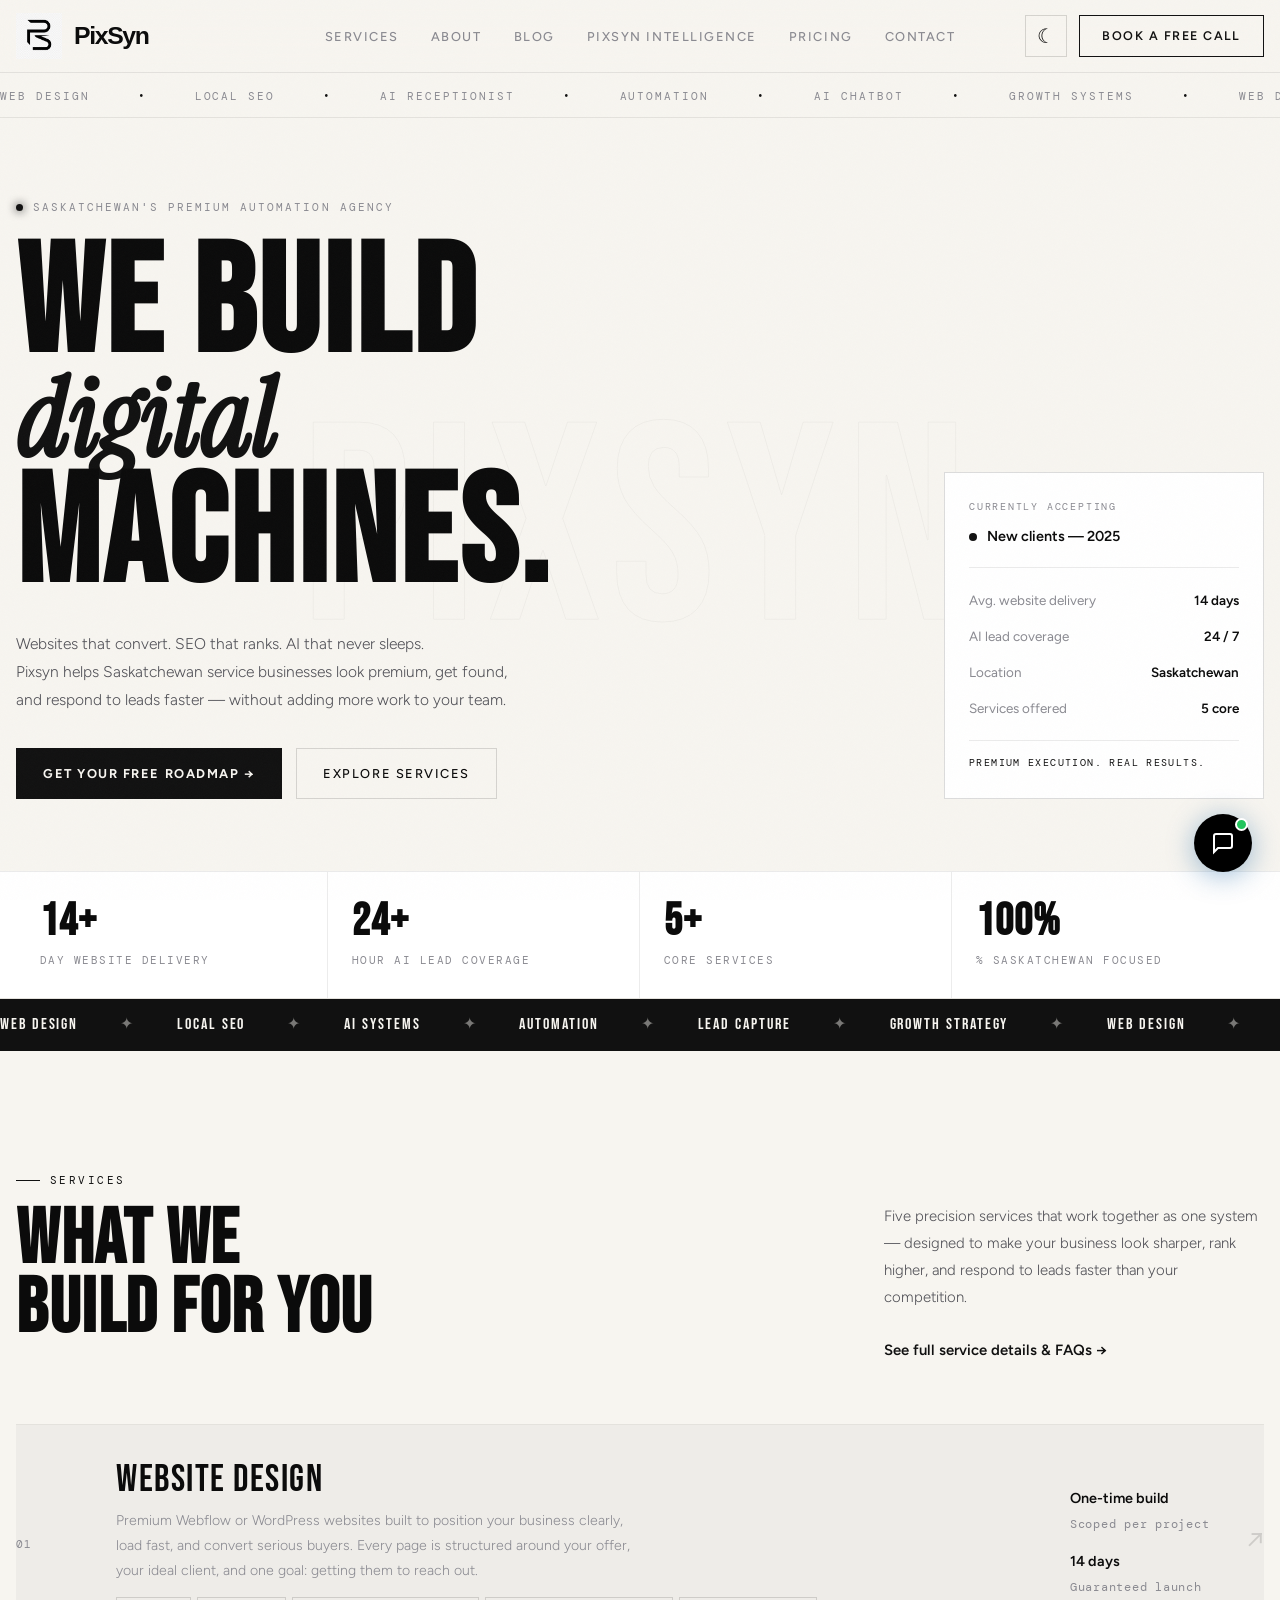
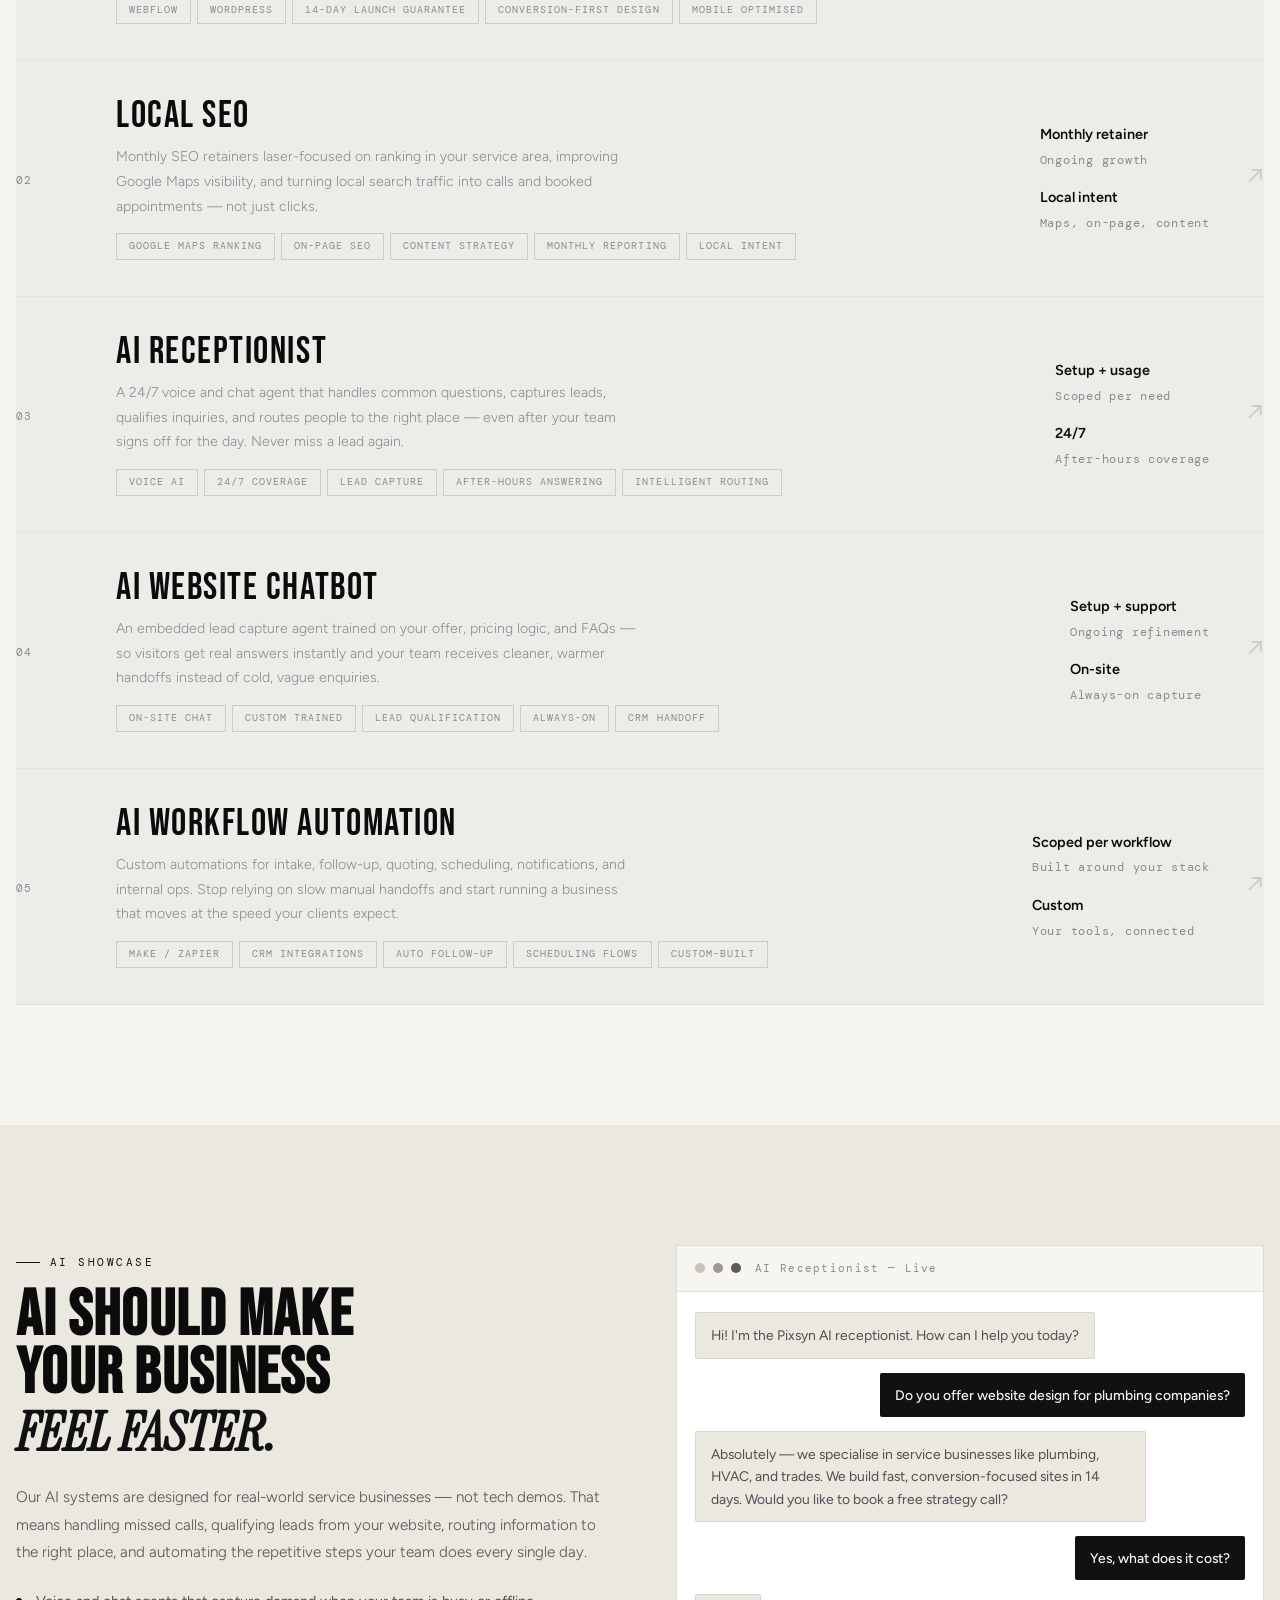
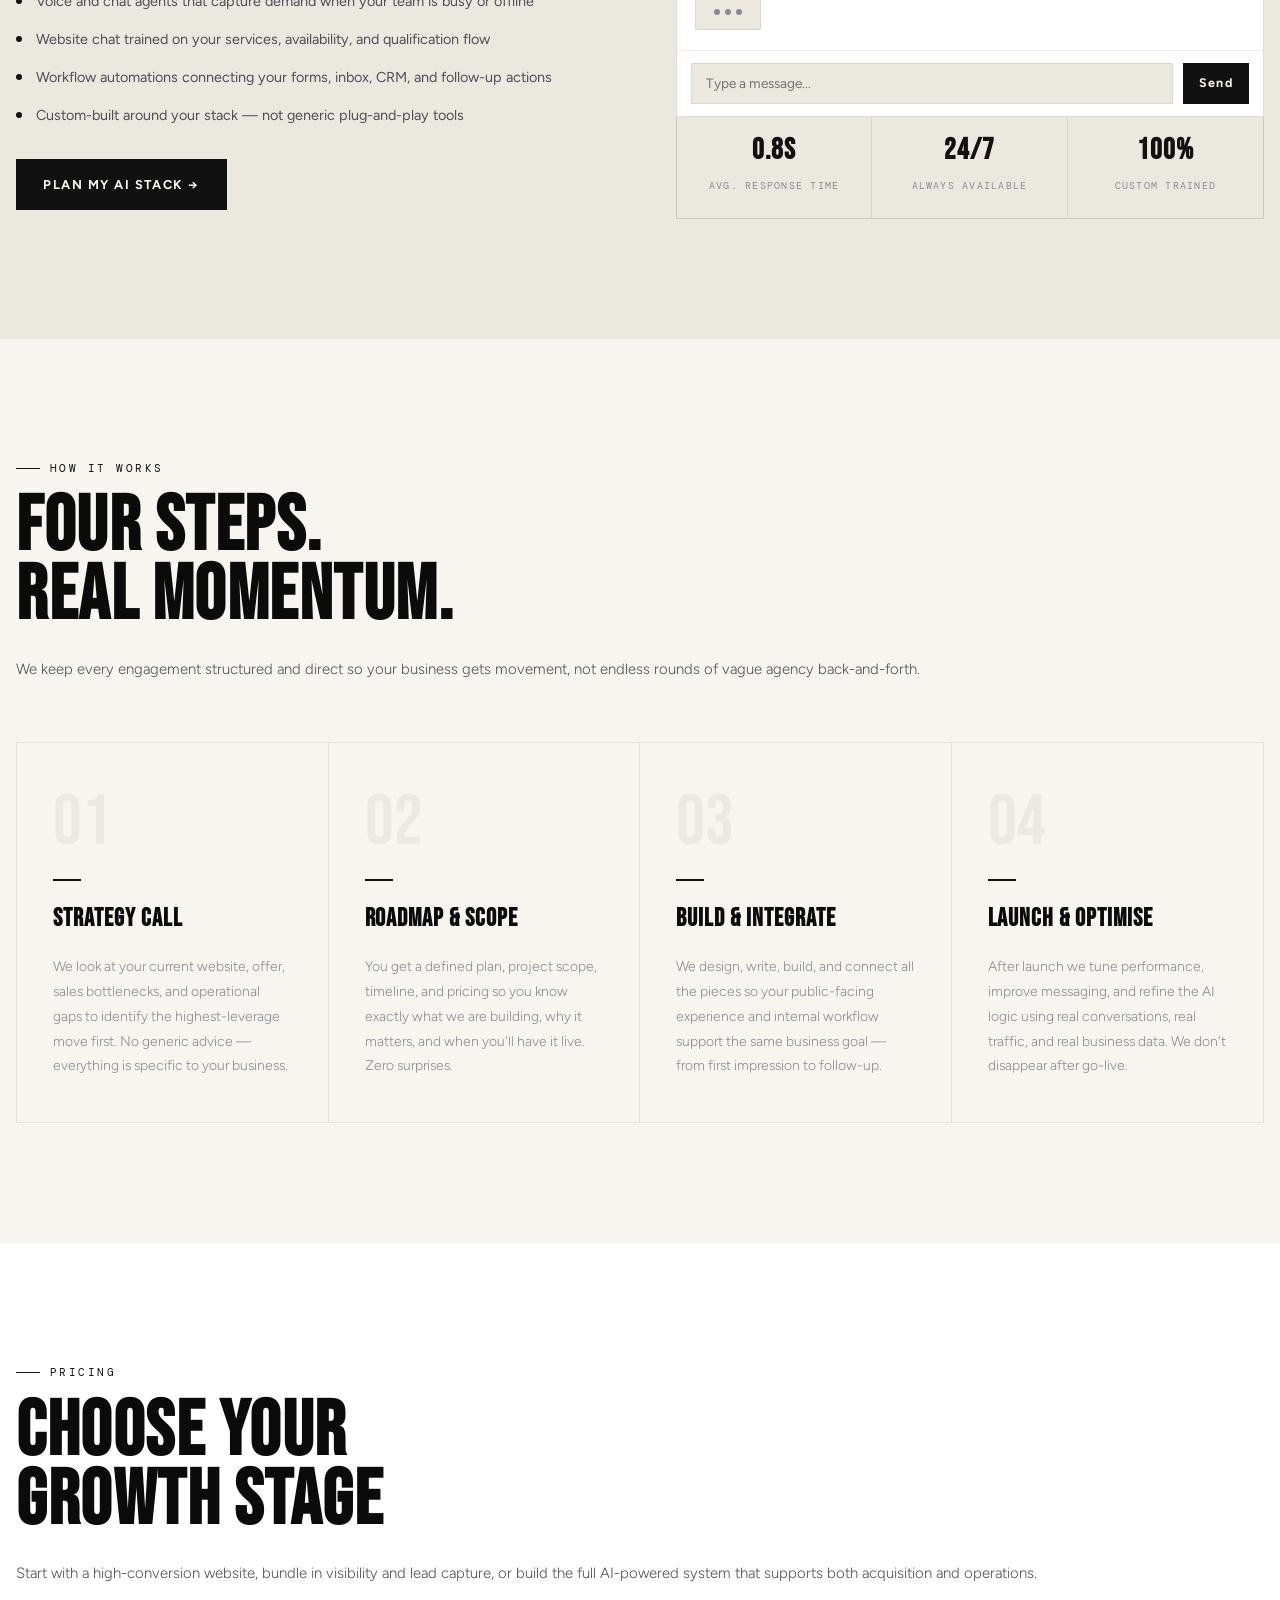
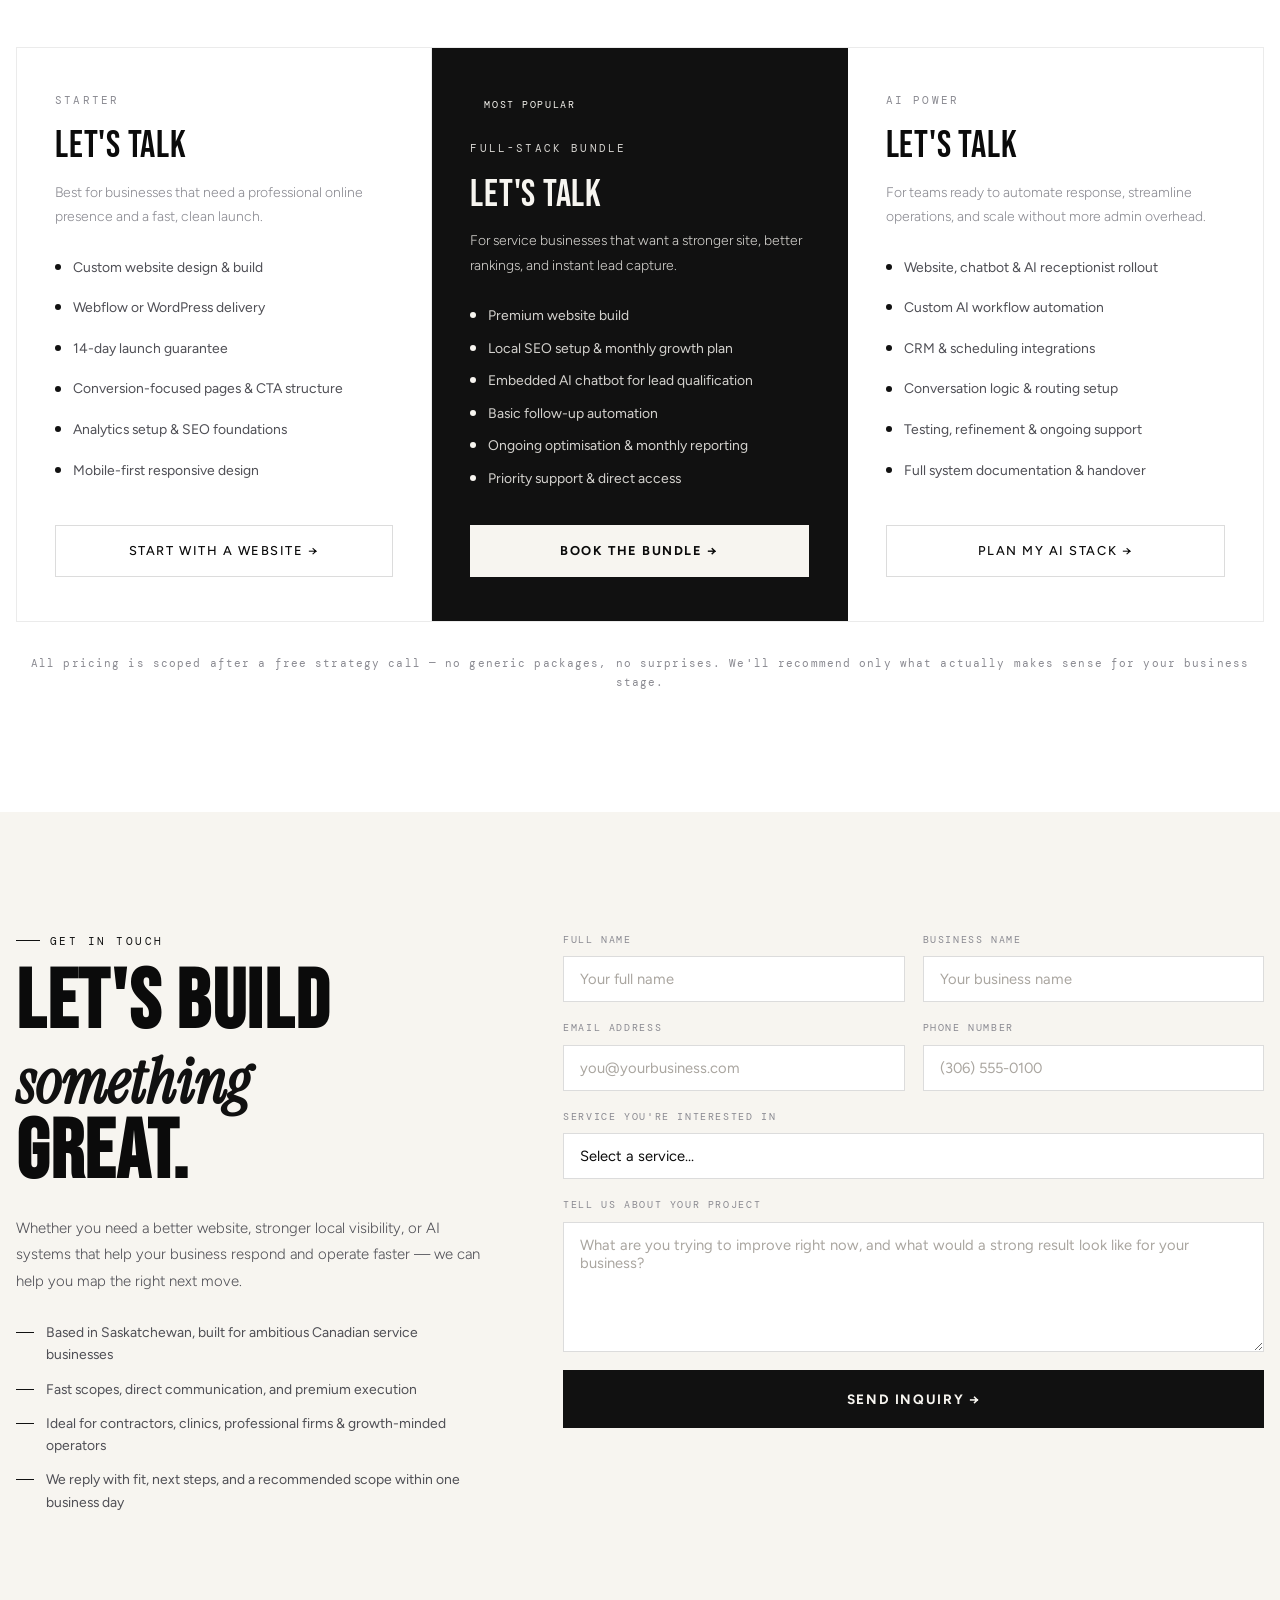
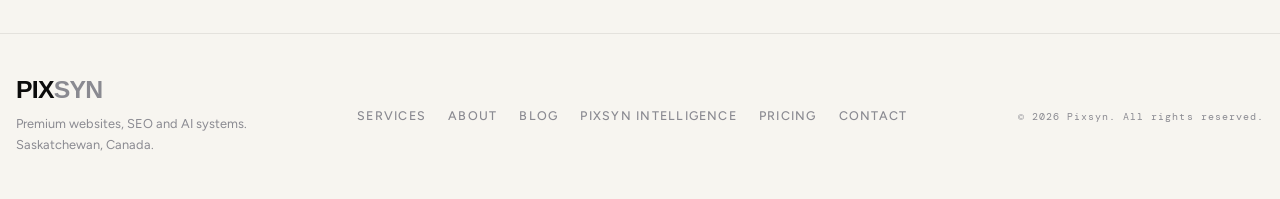
<file: index.html>
<!DOCTYPE html>
<html lang="en">
<head>
  <meta charset="UTF-8" />
  <meta name="viewport" content="width=device-width, initial-scale=1.0" />
  <title>Pixsyn — Websites, SEO & AI for Saskatchewan Businesses</title>
  <meta name="google-site-verification" content="Lgkf16A8EU4ek6sT0yUxnqPzHOumpGakwAijNz4ITOw" />
  <meta name="description" content="Pixsyn is Saskatchewan's premium digital agency. We build websites, handle local SEO, and deploy AI systems for small businesses. Live in 14 days, guaranteed."/>
  <meta name="keywords" content="web design Saskatchewan, web design Saskatoon, web design Regina, local SEO Saskatchewan, AI receptionist, website design small business"/>
  <meta name="author" content="Pixsyn"/>
  <meta property="og:title" content="Pixsyn — Websites, SEO & AI for Saskatchewan Businesses"/>
  <meta property="og:description" content="Premium websites, local SEO and AI systems for Saskatchewan small businesses. Live in 14 days, guaranteed."/>
  <meta property="og:url" content="https://pixsyn.com"/>
  <meta property="og:type" content="website"/>
  
  <link rel="preconnect" href="https://fonts.googleapis.com" />
  <link rel="preconnect" href="https://fonts.gstatic.com" crossorigin />
  <link href="https://fonts.googleapis.com/css2?family=Bebas+Neue&family=Instrument+Serif:ital@0;1&family=DM+Mono:wght@300;400&family=Figtree:wght@300;400;500;600&display=swap" rel="stylesheet" />
  <link rel="stylesheet" href="style.css" />
  <link rel="icon" type="image/png" sizes="32x32" href="favicon-32.png"/>
  <link rel="icon" type="image/png" sizes="64x64" href="favicon.png"/>
  <link rel="apple-touch-icon" sizes="180x180" href="logo.png"/>
</head>
<body>

  <!-- ── NAV ── -->
  <header class="nav-wrap">
    <div class="container">
      <nav class="nav">
        <a href="#top" class="logo">
           <img src="logo.png" alt="PixSyn logo" class="logo-mark">
          <span class="logo-text">PixSyn</span>
        </a>

        <ul class="nav-links" id="navLinks">
          <li><a href="services.html">Services</a></li>
          <li><a href="about.html">About</a></li>
          <li><a href="blog.html">Blog</a></li>
          <li><a href="tools.html">Pixsyn Intelligence</a></li>
          <li><a href="#pricing">Pricing</a></li>
          <li><a href="contact.html">Contact</a></li>
        </ul>

        <div class="nav-actions">
          <button class="theme-click" id="themeToggle" type="button" aria-label="Switch to night mode">
            <span id="themeText">☾</span>
          </button>

          <a href="#contact" class="nav-cta">Book a Free Call</a>
        </div>

        <button class="hamburger" id="hamburger" aria-label="Toggle menu" aria-expanded="false">
          <span></span><span></span><span></span>
        </button>
      </nav>
    </div>
  </header>

  <!-- MOBILE MENU -->
  <div class="mobile-menu" id="mobileMenu" aria-hidden="true">
    <a href="services.html">Services</a>
    <a href="about.html">About</a>
    <a href="blog.html">Blog</a>
    <a href="tools.html">Pixsyn Intelligence</a>
    <a href="#pricing">Pricing</a>
    <a href="contact.html">Contact</a>
  </div>

  <main id="top">

    <!-- ── HERO ── -->
    <section class="hero">

      <!-- scrolling ticker at top -->
      <div class="ticker-wrap" aria-hidden="true">
        <div class="ticker-track">
          <span>Web Design</span><span class="bull">&bull;</span>
          <span>Local SEO</span><span class="bull">&bull;</span>
          <span>AI Receptionist</span><span class="bull">&bull;</span>
          <span>Automation</span><span class="bull">&bull;</span>
          <span>AI Chatbot</span><span class="bull">&bull;</span>
          <span>Growth Systems</span><span class="bull">&bull;</span>
          <span>Web Design</span><span class="bull">&bull;</span>
          <span>Local SEO</span><span class="bull">&bull;</span>
          <span>AI Receptionist</span><span class="bull">&bull;</span>
          <span>Automation</span><span class="bull">&bull;</span>
          <span>AI Chatbot</span><span class="bull">&bull;</span>
          <span>Growth Systems</span><span class="bull">&bull;</span>
        </div>
      </div>

      <!-- giant watermark -->
      <div class="hero-watermark" aria-hidden="true">PIXSYN</div>

      <div class="container hero-body">
        <div class="hero-left">
          <div class="hero-eyebrow">
            <span class="eyebrow-dot"></span>
            Saskatchewan's premium automation agency
          </div>

          <h1 class="hero-title">
            <span class="ht-line">WE BUILD</span>
            <span class="ht-line ht-italic"><em>digital</em></span>
            <span class="ht-line">MACHINES.</span>
          </h1>

          <p class="hero-desc">
            Websites that convert. SEO that ranks. AI that never sleeps.<br>
            Pixsyn helps Saskatchewan service businesses look premium, get found,
            and respond to leads faster — without adding more work to your team.
          </p>

          <div class="hero-btns">
            <a href="#contact" class="btn-primary">Get your free roadmap &rarr;</a>
            <a href="#services" class="btn-ghost">Explore services</a>
          </div>
        </div>

        <div class="hero-right">
          <div class="info-card">
            <div class="ic-label">Currently accepting</div>
            <div class="ic-status">
              <span class="live-dot"></span> New clients — 2025
            </div>
            <hr class="ic-rule" />
            <div class="ic-row"><span>Avg. website delivery</span><strong>14 days</strong></div>
            <div class="ic-row"><span>AI lead coverage</span><strong>24 / 7</strong></div>
            <div class="ic-row"><span>Location</span><strong>Saskatchewan</strong></div>
            <div class="ic-row"><span>Services offered</span><strong>5 core</strong></div>
            <hr class="ic-rule" />
            <div class="ic-tagline">Premium execution. Real results.</div>
          </div>
        </div>
      </div>

      <!-- stats bar -->
      <div class="hero-stats">
        <div class="container stats-inner">
          <div class="stat">
            <strong class="stat-num" data-count="14">0+</strong>
            <span class="stat-lbl">Day website delivery</span>
          </div>
          <div class="stat">
            <strong class="stat-num" data-count="24">0+</strong>
            <span class="stat-lbl">Hour AI lead coverage</span>
          </div>
          <div class="stat">
            <strong class="stat-num" data-count="5">0+</strong>
            <span class="stat-lbl">Core services</span>
          </div>
          <div class="stat">
            <strong class="stat-num" data-count="100">0+</strong>
            <span class="stat-lbl">% Saskatchewan focused</span>
          </div>
        </div>
      </div>
    </section>
    <!-- ── ORANGE MARQUEE ── -->
    <div class="marquee-bar" aria-hidden="true">
      <div class="marquee-track">
        <div class="marquee-group">
          <span>Web Design</span><span class="mdot">✦</span>
          <span>Local SEO</span><span class="mdot">✦</span>
          <span>AI Systems</span><span class="mdot">✦</span>
          <span>Automation</span><span class="mdot">✦</span>
          <span>Lead Capture</span><span class="mdot">✦</span>
          <span>Growth Strategy</span><span class="mdot">✦</span>
        </div>

        <div class="marquee-group">
          <span>Web Design</span><span class="mdot">✦</span>
          <span>Local SEO</span><span class="mdot">✦</span>
          <span>AI Systems</span><span class="mdot">✦</span>
          <span>Automation</span><span class="mdot">✦</span>
          <span>Lead Capture</span><span class="mdot">✦</span>
          <span>Growth Strategy</span><span class="mdot">✦</span>
        </div>

        <div class="marquee-group">
          <span>Web Design</span><span class="mdot">✦</span>
          <span>Local SEO</span><span class="mdot">✦</span>
          <span>AI Systems</span><span class="mdot">✦</span>
          <span>Automation</span><span class="mdot">✦</span>
          <span>Lead Capture</span><span class="mdot">✦</span>
          <span>Growth Strategy</span><span class="mdot">✦</span>
        </div>
      </div>
    </div>



    <!-- ── SERVICES ── -->
    <section class="section" id="services">
      <div class="container">

        <div class="section-head">
          <div>
            <div class="eyebrow">Services</div>
            <h2 class="section-title">WHAT WE<br>BUILD FOR YOU</h2>
          </div>
          <p class="section-desc">
            Five precision services that work together as one system — designed to make
            your business look sharper, rank higher, and respond to leads faster than your competition.
            <br><br>
            <a href="services.html" style="color:var(--orange); font-weight:600;">See full service details &amp; FAQs &rarr;</a>
          </p>
        </div>

        <div class="srv-list">

          <div class="srv-row js-reveal">
            <div class="srv-num">01</div>
            <div class="srv-info">
              <div class="srv-name">Website Design</div>
              <p class="srv-desc">
                Premium Webflow or WordPress websites built to position your business clearly,
                load fast, and convert serious buyers. Every page is structured around your offer,
                your ideal client, and one goal: getting them to reach out.
              </p>
              <div class="srv-tags">
                <span class="tag">Webflow</span>
                <span class="tag">WordPress</span>
                <span class="tag">14-Day Launch Guarantee</span>
                <span class="tag">Conversion-First Design</span>
                <span class="tag">Mobile Optimised</span>
              </div>
            </div>
            <div class="srv-meta">
              <div class="srv-meta-item"><strong>One-time build</strong><span>Scoped per project</span></div>
              <div class="srv-meta-item"><strong>14 days</strong><span>Guaranteed launch</span></div>
            </div>
            <div class="srv-arrow">&nearr;</div>
          </div>

          <div class="srv-row js-reveal">
            <div class="srv-num">02</div>
            <div class="srv-info">
              <div class="srv-name">Local SEO</div>
              <p class="srv-desc">
                Monthly SEO retainers laser-focused on ranking in your service area, improving
                Google Maps visibility, and turning local search traffic into calls and booked
                appointments — not just clicks.
              </p>
              <div class="srv-tags">
                <span class="tag">Google Maps Ranking</span>
                <span class="tag">On-Page SEO</span>
                <span class="tag">Content Strategy</span>
                <span class="tag">Monthly Reporting</span>
                <span class="tag">Local Intent</span>
              </div>
            </div>
            <div class="srv-meta">
              <div class="srv-meta-item"><strong>Monthly retainer</strong><span>Ongoing growth</span></div>
              <div class="srv-meta-item"><strong>Local intent</strong><span>Maps, on-page, content</span></div>
            </div>
            <div class="srv-arrow">&nearr;</div>
          </div>

          <div class="srv-row js-reveal">
            <div class="srv-num">03</div>
            <div class="srv-info">
              <div class="srv-name">AI Receptionist</div>
              <p class="srv-desc">
                A 24/7 voice and chat agent that handles common questions, captures leads,
                qualifies inquiries, and routes people to the right place — even after your
                team signs off for the day. Never miss a lead again.
              </p>
              <div class="srv-tags">
                <span class="tag">Voice AI</span>
                <span class="tag">24/7 Coverage</span>
                <span class="tag">Lead Capture</span>
                <span class="tag">After-Hours Answering</span>
                <span class="tag">Intelligent Routing</span>
              </div>
            </div>
            <div class="srv-meta">
              <div class="srv-meta-item"><strong>Setup + usage</strong><span>Scoped per need</span></div>
              <div class="srv-meta-item"><strong>24/7</strong><span>After-hours coverage</span></div>
            </div>
            <div class="srv-arrow">&nearr;</div>
          </div>

          <div class="srv-row js-reveal">
            <div class="srv-num">04</div>
            <div class="srv-info">
              <div class="srv-name">AI Website Chatbot</div>
              <p class="srv-desc">
                An embedded lead capture agent trained on your offer, pricing logic, and FAQs —
                so visitors get real answers instantly and your team receives cleaner, warmer
                handoffs instead of cold, vague enquiries.
              </p>
              <div class="srv-tags">
                <span class="tag">On-Site Chat</span>
                <span class="tag">Custom Trained</span>
                <span class="tag">Lead Qualification</span>
                <span class="tag">Always-On</span>
                <span class="tag">CRM Handoff</span>
              </div>
            </div>
            <div class="srv-meta">
              <div class="srv-meta-item"><strong>Setup + support</strong><span>Ongoing refinement</span></div>
              <div class="srv-meta-item"><strong>On-site</strong><span>Always-on capture</span></div>
            </div>
            <div class="srv-arrow">&nearr;</div>
          </div>

          <div class="srv-row js-reveal">
            <div class="srv-num">05</div>
            <div class="srv-info">
              <div class="srv-name">AI Workflow Automation</div>
              <p class="srv-desc">
                Custom automations for intake, follow-up, quoting, scheduling, notifications,
                and internal ops. Stop relying on slow manual handoffs and start running a
                business that moves at the speed your clients expect.
              </p>
              <div class="srv-tags">
                <span class="tag">Make / Zapier</span>
                <span class="tag">CRM Integrations</span>
                <span class="tag">Auto Follow-Up</span>
                <span class="tag">Scheduling Flows</span>
                <span class="tag">Custom-Built</span>
              </div>
            </div>
            <div class="srv-meta">
              <div class="srv-meta-item"><strong>Scoped per workflow</strong><span>Built around your stack</span></div>
              <div class="srv-meta-item"><strong>Custom</strong><span>Your tools, connected</span></div>
            </div>
            <div class="srv-arrow">&nearr;</div>
          </div>

        </div>
      </div>
    </section>

    <!-- ── AI SHOWCASE ── -->
    <section class="section ai-section" id="ai">
      <div class="container">
        <div class="ai-grid">
          <div class="ai-copy">
            <div class="eyebrow">AI Showcase</div>
            <h2 class="section-title">AI SHOULD MAKE<br>YOUR BUSINESS<br><em>FEEL FASTER.</em></h2>
            <p>
              Our AI systems are designed for real-world service businesses —
              not tech demos. That means handling missed calls, qualifying leads
              from your website, routing information to the right place, and
              automating the repetitive steps your team does every single day.
            </p>
            <ul class="ai-points">
              <li>
                <span class="ai-dot"></span>
                Voice and chat agents that capture demand when your team is busy or offline
              </li>
              <li>
                <span class="ai-dot"></span>
                Website chat trained on your services, availability, and qualification flow
              </li>
              <li>
                <span class="ai-dot"></span>
                Workflow automations connecting your forms, inbox, CRM, and follow-up actions
              </li>
              <li>
                <span class="ai-dot"></span>
                Custom-built around your stack — not generic plug-and-play tools
              </li>
            </ul>
            <a href="#contact" class="btn-primary" style="margin-top:2rem">Plan my AI stack &rarr;</a>
          </div>

          <div class="ai-visual js-reveal">
            <div class="ai-card">
              <div class="ai-card-header">
                <span class="ai-card-dot red"></span>
                <span class="ai-card-dot amber"></span>
                <span class="ai-card-dot green"></span>
                <span class="ai-card-title">AI Receptionist — Live</span>
              </div>
              <div class="ai-chat">
                <div class="chat-msg bot">
                  Hi! I'm the Pixsyn AI receptionist. How can I help you today?
                </div>
                <div class="chat-msg user">
                  Do you offer website design for plumbing companies?
                </div>
                <div class="chat-msg bot">
                  Absolutely — we specialise in service businesses like plumbing, HVAC,
                  and trades. We build fast, conversion-focused sites in 14 days.
                  Would you like to book a free strategy call?
                </div>
                <div class="chat-msg user">
                  Yes, what does it cost?
                </div>
                <div class="chat-msg bot typing" id="typingMsg">
                  <span class="typing-dot"></span>
                  <span class="typing-dot"></span>
                  <span class="typing-dot"></span>
                </div>
              </div>
              <div class="ai-card-footer">
                <input type="text" placeholder="Type a message..." readonly />
                <button class="ai-send">Send</button>
              </div>
            </div>

            <div class="ai-stats-row">
              <div class="ai-stat">
                <strong>0.8s</strong>
                <span>Avg. response time</span>
              </div>
              <div class="ai-stat">
                <strong>24/7</strong>
                <span>Always available</span>
              </div>
              <div class="ai-stat">
                <strong>100%</strong>
                <span>Custom trained</span>
              </div>
            </div>
          </div>
        </div>
      </div>
    </section>

    <!-- ── PROCESS ── -->
    <section class="section" id="process">
      <div class="container">
        <div class="eyebrow">How It Works</div>
        <h2 class="section-title">FOUR STEPS.<br>REAL MOMENTUM.</h2>
        <p class="section-desc">
          We keep every engagement structured and direct so your business gets movement,
          not endless rounds of vague agency back-and-forth.
        </p>

        <div class="process-grid">
          <div class="process-card js-reveal">
            <div class="process-num">01</div>
            <div class="process-accent"></div>
            <h3>Strategy Call</h3>
            <p>
              We look at your current website, offer, sales bottlenecks, and operational
              gaps to identify the highest-leverage move first. No generic advice —
              everything is specific to your business.
            </p>
          </div>
          <div class="process-card js-reveal">
            <div class="process-num">02</div>
            <div class="process-accent"></div>
            <h3>Roadmap &amp; Scope</h3>
            <p>
              You get a defined plan, project scope, timeline, and pricing so you know
              exactly what we are building, why it matters, and when you'll have it live.
              Zero surprises.
            </p>
          </div>
          <div class="process-card js-reveal">
            <div class="process-num">03</div>
            <div class="process-accent"></div>
            <h3>Build &amp; Integrate</h3>
            <p>
              We design, write, build, and connect all the pieces so your public-facing
              experience and internal workflow support the same business goal — from
              first impression to follow-up.
            </p>
          </div>
          <div class="process-card js-reveal">
            <div class="process-num">04</div>
            <div class="process-accent"></div>
            <h3>Launch &amp; Optimise</h3>
            <p>
              After launch we tune performance, improve messaging, and refine the AI logic
              using real conversations, real traffic, and real business data. We don't
              disappear after go-live.
            </p>
          </div>
        </div>
      </div>
    </section>

    <!-- ── PRICING ── -->
    <section class="section pricing-section" id="pricing">
      <div class="container">
        <div class="eyebrow">Pricing</div>
        <h2 class="section-title">CHOOSE YOUR<br>GROWTH STAGE</h2>
        <p class="section-desc">
          Start with a high-conversion website, bundle in visibility and lead capture,
          or build the full AI-powered system that supports both acquisition and operations.
        </p>

        <div class="pricing-grid">

          <div class="pricing-card js-reveal">
            <div class="pc-plan">Starter</div>
            <div class="pc-price">Let's Talk</div>
            <p class="pc-desc">Best for businesses that need a professional online presence and a fast, clean launch.</p>
            <ul class="pc-list">
              <li>Custom website design &amp; build</li>
              <li>Webflow or WordPress delivery</li>
              <li>14-day launch guarantee</li>
              <li>Conversion-focused pages &amp; CTA structure</li>
              <li>Analytics setup &amp; SEO foundations</li>
              <li>Mobile-first responsive design</li>
            </ul>
            <a href="#contact" class="btn-ghost pc-btn">Start with a website &rarr;</a>
          </div>

          <div class="pricing-card featured js-reveal">
            <div class="pc-badge">Most Popular</div>
            <div class="pc-plan">Full-Stack Bundle</div>
            <div class="pc-price">Let's Talk</div>
            <p class="pc-desc">For service businesses that want a stronger site, better rankings, and instant lead capture.</p>
            <ul class="pc-list">
              <li>Premium website build</li>
              <li>Local SEO setup &amp; monthly growth plan</li>
              <li>Embedded AI chatbot for lead qualification</li>
              <li>Basic follow-up automation</li>
              <li>Ongoing optimisation &amp; monthly reporting</li>
              <li>Priority support &amp; direct access</li>
            </ul>
            <a href="#contact" class="btn-dark pc-btn">Book the bundle &rarr;</a>
          </div>

          <div class="pricing-card js-reveal">
            <div class="pc-plan">AI Power</div>
            <div class="pc-price">Let's Talk</div>
            <p class="pc-desc">For teams ready to automate response, streamline operations, and scale without more admin overhead.</p>
            <ul class="pc-list">
              <li>Website, chatbot &amp; AI receptionist rollout</li>
              <li>Custom AI workflow automation</li>
              <li>CRM &amp; scheduling integrations</li>
              <li>Conversation logic &amp; routing setup</li>
              <li>Testing, refinement &amp; ongoing support</li>
              <li>Full system documentation &amp; handover</li>
            </ul>
            <a href="#contact" class="btn-ghost pc-btn">Plan my AI stack &rarr;</a>
          </div>

        </div>

        <div class="pricing-note">
          All pricing is scoped after a free strategy call — no generic packages, no surprises.
          We'll recommend only what actually makes sense for your business stage.
        </div>
      </div>
    </section>

    <!-- ── CONTACT ── -->
    <section class="section contact-section" id="contact">
      <div class="container">
        <div class="contact-grid">

          <div class="contact-left">
            <div class="eyebrow">Get In Touch</div>
            <h2 class="contact-title">
              LET'S BUILD<br><em>something</em><br>GREAT.
            </h2>
            <p class="contact-sub">
              Whether you need a better website, stronger local visibility, or AI systems that
              help your business respond and operate faster — we can help you map the right next move.
            </p>
            <ul class="contact-points">
              <li>Based in Saskatchewan, built for ambitious Canadian service businesses</li>
              <li>Fast scopes, direct communication, and premium execution</li>
              <li>Ideal for contractors, clinics, professional firms &amp; growth-minded operators</li>
              <li>We reply with fit, next steps, and a recommended scope within one business day</li>
            </ul>
          </div>

          <div class="contact-right">
            <form id="contactForm" class="contact-form">
              <div class="form-row">
                <div class="field">
                  <label for="fname">Full Name</label>
                  <input type="text" id="fname" name="name" placeholder="Your full name" required />
                </div>
                <div class="field">
                  <label for="fbusiness">Business Name</label>
                  <input type="text" id="fbusiness" name="business" placeholder="Your business name" required />
                </div>
              </div>
              <div class="form-row">
                <div class="field">
                  <label for="femail">Email Address</label>
                  <input type="email" id="femail" name="email" placeholder="you@yourbusiness.com" required />
                </div>
                <div class="field">
                  <label for="fphone">Phone Number</label>
                  <input type="tel" id="fphone" name="phone" placeholder="(306) 555-0100" />
                </div>
              </div>
              <div class="field">
                <label for="fservice">Service You're Interested In</label>
                <select id="fservice" name="service" required>
                  <option value="">Select a service...</option>
                  <option>Website Design</option>
                  <option>Local SEO</option>
                  <option>AI Receptionist</option>
                  <option>AI Website Chatbot</option>
                  <option>AI Workflow Automation</option>
                  <option>Full-Stack Bundle</option>
                  <option>Not sure yet — need advice</option>
                </select>
              </div>
              <div class="field">
                <label for="fmessage">Tell Us About Your Project</label>
                <textarea id="fmessage" name="message" rows="5"
                  placeholder="What are you trying to improve right now, and what would a strong result look like for your business?" required></textarea>
              </div>
              <div class="form-status" id="formStatus"></div>
              <button type="submit" class="btn-primary submit-btn">
                Send Inquiry &rarr;
              </button>
            </form>
          </div>

        </div>
      </div>
    </section>

  </main>

  <!-- ── FOOTER ── -->
  <footer class="footer">
    <div class="container footer-inner">
      <div class="footer-brand">
        <div class="logo">
          <span class="pix">PIX</span><span class="syn">SYN</span>
        </div>
        <p>Premium websites, SEO and AI systems.<br>Saskatchewan, Canada.</p>
      </div>
      <nav class="footer-links" aria-label="Footer navigation">
        <a href="services.html">Services</a>
        <a href="about.html">About</a>
        <a href="blog.html">Blog</a>
        <a href="tools.html">Pixsyn Intelligence</a>
        <a href="#pricing">Pricing</a>
        <a href="contact.html">Contact</a>
      </nav>
      <div class="footer-copy">
        &copy; <span id="fyear"></span> Pixsyn. All rights reserved.
      </div>
    </div>
  </footer>

  <script src="main.js"></script>
</body>
</html>
</file>
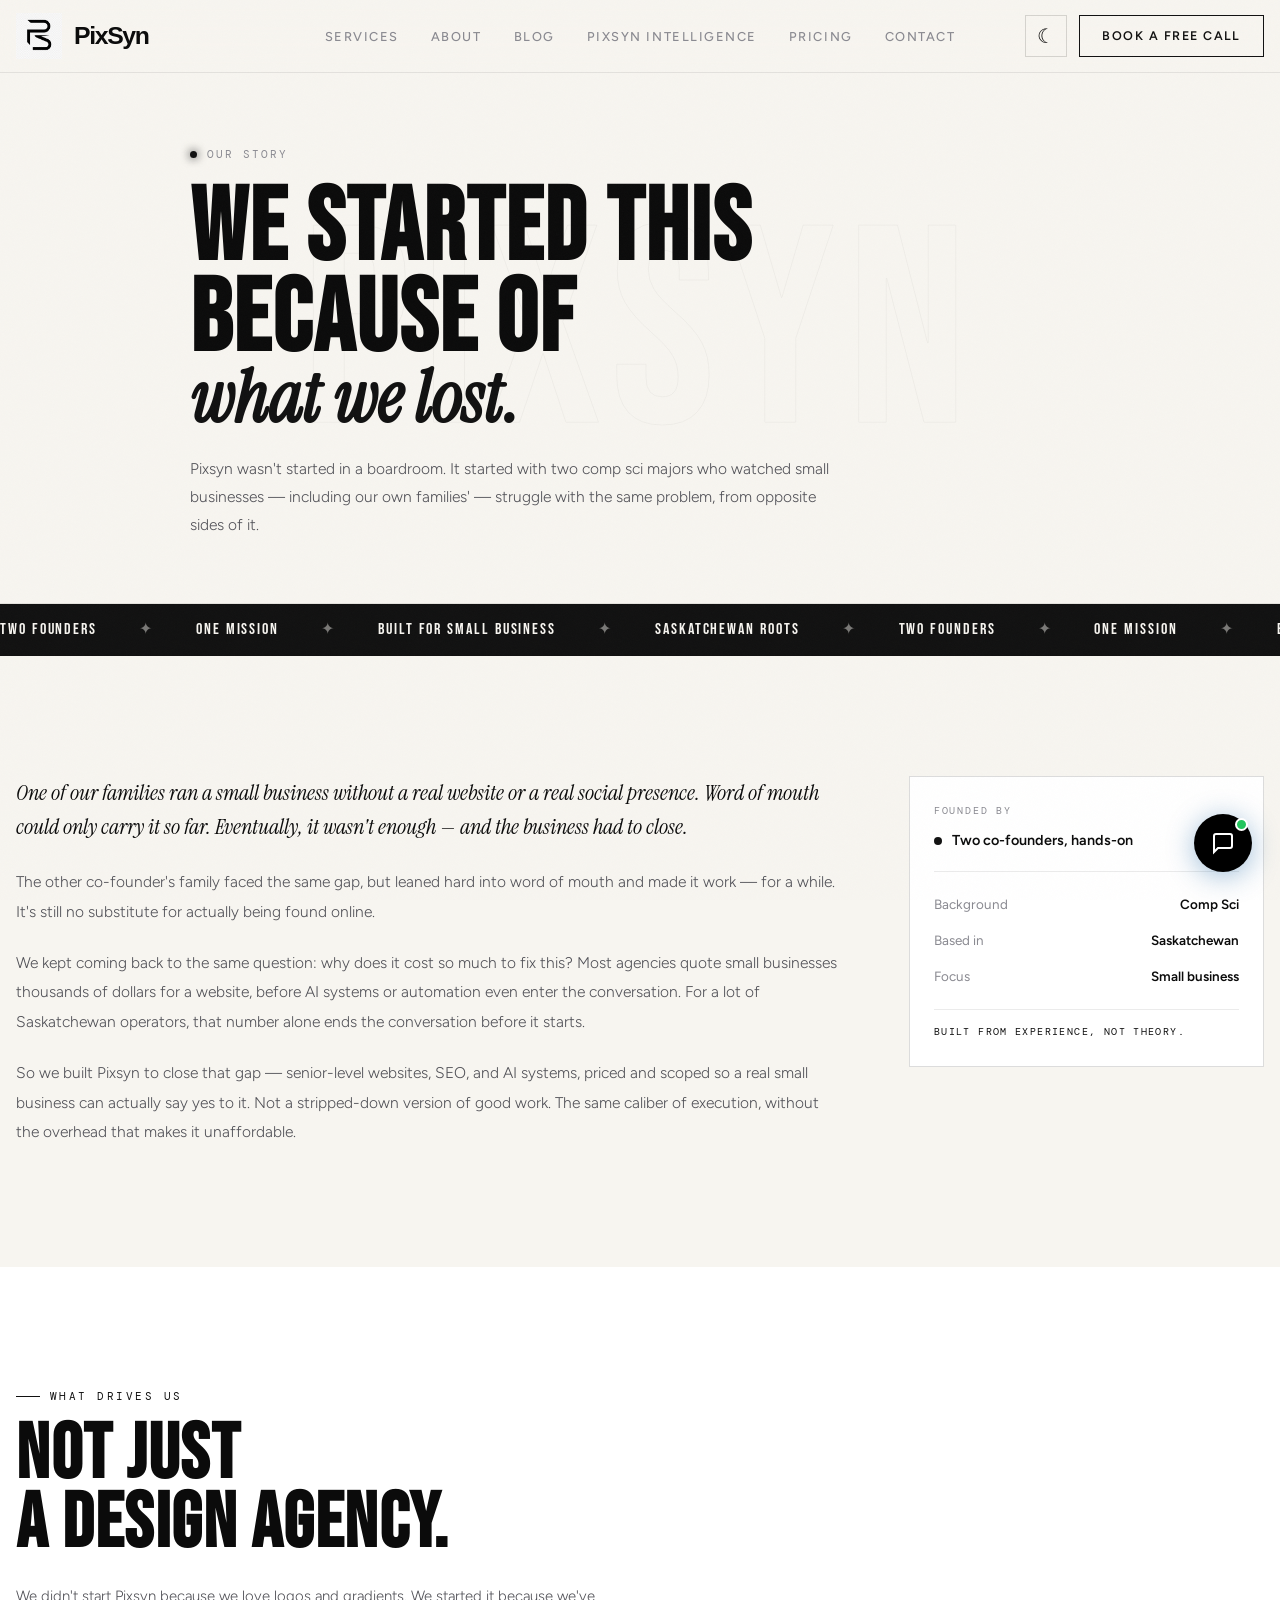
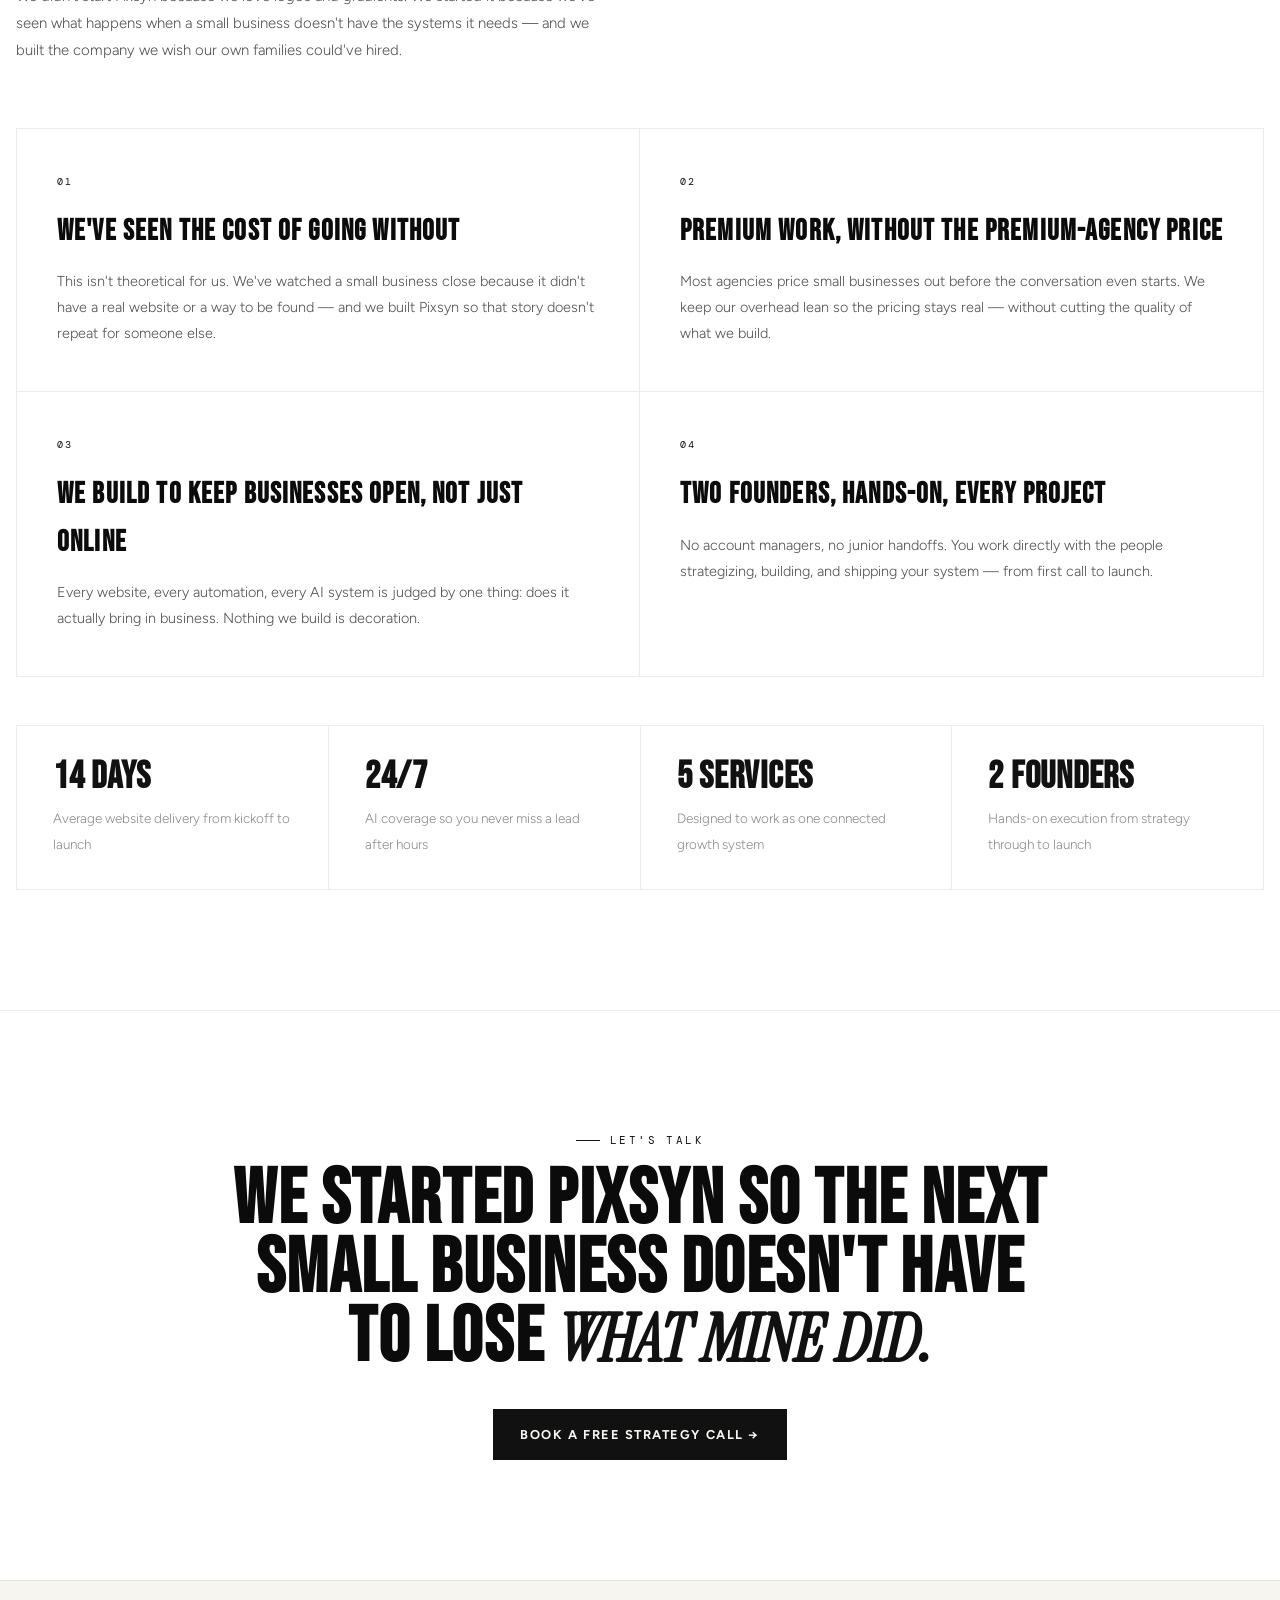
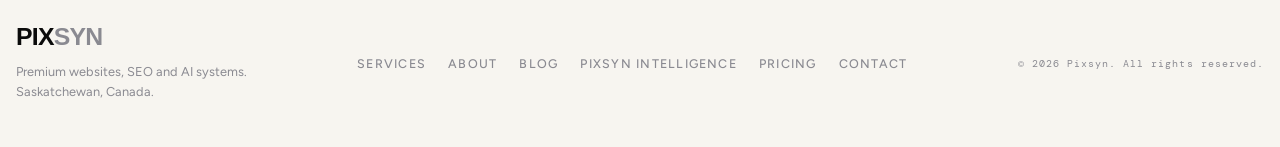
<file: about.html>
<!DOCTYPE html>
<html lang="en">
<head>
  <meta charset="UTF-8" />
  <meta name="viewport" content="width=device-width, initial-scale=1.0" />
  <title>About Pixsyn — Why We Started a Digital Agency for Saskatchewan Small Business</title>
  <meta name="google-site-verification" content="Lgkf16A8EU4ek6sT0yUxnqPzHOumpGakwAijNz4ITOw" />
  <meta name="description" content="Pixsyn was started by two founders who watched small businesses — including their own families' — struggle without the right website or systems. Here's our story."/>
  <meta name="keywords" content="Pixsyn about, Saskatchewan digital agency founders, web design Saskatchewan, small business web design story"/>
  <meta name="author" content="Pixsyn"/>
  <meta property="og:title" content="About Pixsyn — Why We Started This"/>
  <meta property="og:description" content="Two founders, two small-business families, one gap we decided to close. Here's why Pixsyn exists."/>
  <meta property="og:url" content="https://pixsyn.com/about.html"/>
  <meta property="og:type" content="website"/>

  <link rel="preconnect" href="https://fonts.googleapis.com" />
  <link rel="preconnect" href="https://fonts.gstatic.com" crossorigin />
  <link href="https://fonts.googleapis.com/css2?family=Bebas+Neue&family=Instrument+Serif:ital@0;1&family=DM+Mono:wght@300;400&family=Figtree:wght@300;400;500;600&display=swap" rel="stylesheet" />
  <link rel="stylesheet" href="style.css" />
  <link rel="icon" type="image/png" sizes="32x32" href="favicon-32.png"/>
  <link rel="icon" type="image/png" sizes="64x64" href="favicon.png"/>
  <link rel="apple-touch-icon" sizes="180x180" href="logo.png"/>
</head>
<body>

  <!-- ── NAV ── -->
  <header class="nav-wrap">
    <div class="container">
      <nav class="nav">
        <a href="index.html#top" class="logo">
           <img src="logo.png" alt="PixSyn logo" class="logo-mark">
          <span class="logo-text">PixSyn</span>
        </a>

        <ul class="nav-links" id="navLinks">
          <li><a href="services.html">Services</a></li>
          <li><a href="about.html" aria-current="page">About</a></li>
          <li><a href="blog.html">Blog</a></li>
          <li><a href="tools.html">Pixsyn Intelligence</a></li>
          <li><a href="index.html#pricing">Pricing</a></li>
          <li><a href="contact.html">Contact</a></li>
        </ul>

        <div class="nav-actions">
          <button class="theme-click" id="themeToggle" type="button" aria-label="Switch to night mode">
            <span id="themeText">☾</span>
          </button>

          <a href="index.html#contact" class="nav-cta">Book a Free Call</a>
        </div>

        <button class="hamburger" id="hamburger" aria-label="Toggle menu" aria-expanded="false">
          <span></span><span></span><span></span>
        </button>
      </nav>
    </div>
  </header>

  <!-- MOBILE MENU -->
  <div class="mobile-menu" id="mobileMenu" aria-hidden="true">
    <a href="services.html">Services</a>
    <a href="about.html">About</a>
    <a href="blog.html">Blog</a>
    <a href="tools.html">Pixsyn Intelligence</a>
    <a href="index.html#pricing">Pricing</a>
    <a href="contact.html">Contact</a>
  </div>

  <main id="top">

    <!-- ── STORY HERO ── -->
    <section class="hero about-hero">
      <div class="hero-watermark" aria-hidden="true">PIXSYN</div>

      <div class="container hero-body about-hero-body">
        <div class="hero-left">
          <div class="hero-eyebrow">
            <span class="eyebrow-dot"></span>
            Our Story
          </div>

          <h1 class="hero-title about-title">
            <span class="ht-line">WE STARTED THIS</span>
            <span class="ht-line">BECAUSE OF</span>
            <span class="ht-line ht-italic"><em>what we lost.</em></span>
          </h1>

          <p class="hero-desc about-hero-desc">
            Pixsyn wasn't started in a boardroom. It started with two comp sci majors
            who watched small businesses — including our own families' — struggle
            with the same problem, from opposite sides of it.
          </p>
        </div>
      </div>
    </section>

    <!-- ── ORANGE MARQUEE ── -->
    <div class="marquee-bar" aria-hidden="true">
      <div class="marquee-track">
        <div class="marquee-group">
          <span>Two Founders</span><span class="mdot">✦</span>
          <span>One Mission</span><span class="mdot">✦</span>
          <span>Built For Small Business</span><span class="mdot">✦</span>
          <span>Saskatchewan Roots</span><span class="mdot">✦</span>
        </div>
        <div class="marquee-group">
          <span>Two Founders</span><span class="mdot">✦</span>
          <span>One Mission</span><span class="mdot">✦</span>
          <span>Built For Small Business</span><span class="mdot">✦</span>
          <span>Saskatchewan Roots</span><span class="mdot">✦</span>
        </div>
        <div class="marquee-group">
          <span>Two Founders</span><span class="mdot">✦</span>
          <span>One Mission</span><span class="mdot">✦</span>
          <span>Built For Small Business</span><span class="mdot">✦</span>
          <span>Saskatchewan Roots</span><span class="mdot">✦</span>
        </div>
      </div>
    </div>

    <!-- ── STORY BODY ── -->
    <section class="section story-section">
      <div class="container">
        <div class="story-grid">
          <div class="story-copy">
            <p class="story-lead js-reveal">
              One of our families ran a small business without a real website or a
              real social presence. Word of mouth could only carry it so far.
              Eventually, it wasn't enough — and the business had to close.
            </p>
            <p class="js-reveal">
              The other co-founder's family faced the same gap, but leaned hard into
              word of mouth and made it work — for a while. It's still no substitute
              for actually being found online.
            </p>
            <p class="js-reveal">
              We kept coming back to the same question: why does it cost so much to
              fix this? Most agencies quote small businesses thousands of dollars for
              a website, before AI systems or automation even enter the conversation.
              For a lot of Saskatchewan operators, that number alone ends the
              conversation before it starts.
            </p>
            <p class="js-reveal">
              So we built Pixsyn to close that gap — senior-level websites, SEO, and
              AI systems, priced and scoped so a real small business can actually say
              yes to it. Not a stripped-down version of good work. The same caliber
              of execution, without the overhead that makes it unaffordable.
            </p>
          </div>

          <div class="story-side js-reveal">
            <div class="info-card">
              <div class="ic-label">Founded by</div>
              <div class="ic-status">
                <span class="live-dot"></span> Two co-founders, hands-on
              </div>
              <hr class="ic-rule" />
              <div class="ic-row"><span>Background</span><strong>Comp Sci</strong></div>
              <div class="ic-row"><span>Based in</span><strong>Saskatchewan</strong></div>
              <div class="ic-row"><span>Focus</span><strong>Small business</strong></div>
              <hr class="ic-rule" />
              <div class="ic-tagline">Built from experience, not theory.</div>
            </div>
          </div>
        </div>
      </div>
    </section>

    <!-- ── WHAT DRIVES US ── -->
    <section class="section why-section" id="drives-us">
      <div class="container">
        <div class="eyebrow">What Drives Us</div>
        <h2 class="section-title">NOT JUST<br>A DESIGN AGENCY.</h2>
        <p class="section-desc why-desc">
          We didn't start Pixsyn because we love logos and gradients.
          We started it because we've seen what happens when a small business
          doesn't have the systems it needs — and we built the company we wish
          our own families could've hired.
        </p>

        <div class="why-grid">
          <div class="why-card js-reveal">
            <div class="why-num">01</div>
            <h3>We've seen the cost of going without</h3>
            <p>
              This isn't theoretical for us. We've watched a small business close
              because it didn't have a real website or a way to be found — and
              we built Pixsyn so that story doesn't repeat for someone else.
            </p>
          </div>
          <div class="why-card js-reveal">
            <div class="why-num">02</div>
            <h3>Premium work, without the premium-agency price</h3>
            <p>
              Most agencies price small businesses out before the conversation
              even starts. We keep our overhead lean so the pricing stays real —
              without cutting the quality of what we build.
            </p>
          </div>
          <div class="why-card js-reveal">
            <div class="why-num">03</div>
            <h3>We build to keep businesses open, not just online</h3>
            <p>
              Every website, every automation, every AI system is judged by one
              thing: does it actually bring in business. Nothing we build is
              decoration.
            </p>
          </div>
          <div class="why-card js-reveal">
            <div class="why-num">04</div>
            <h3>Two founders, hands-on, every project</h3>
            <p>
              No account managers, no junior handoffs. You work directly with
              the people strategizing, building, and shipping your system —
              from first call to launch.
            </p>
          </div>
        </div>

        <!-- proof strip -->
        <div class="proof-strip js-reveal">
          <div class="proof-item">
            <strong>14 days</strong>
            <span>Average website delivery from kickoff to launch</span>
          </div>
          <div class="proof-divider"></div>
          <div class="proof-item">
            <strong>24/7</strong>
            <span>AI coverage so you never miss a lead after hours</span>
          </div>
          <div class="proof-divider"></div>
          <div class="proof-item">
            <strong>5 services</strong>
            <span>Designed to work as one connected growth system</span>
          </div>
          <div class="proof-divider"></div>
          <div class="proof-item">
            <strong>2 founders</strong>
            <span>Hands-on execution from strategy through to launch</span>
          </div>
        </div>

      </div>
    </section>

    <!-- ── CLOSING CTA ── -->
    <section class="section about-cta-section">
      <div class="container about-cta-inner">
        <div class="eyebrow" style="justify-content:center;">Let's Talk</div>
        <h2 class="section-title about-cta-title">
          WE STARTED PIXSYN SO THE NEXT<br>
          SMALL BUSINESS DOESN'T HAVE<br>
          TO LOSE <em>WHAT MINE DID.</em>
        </h2>
        <a href="index.html#contact" class="btn-primary about-cta-btn">Book a free strategy call &rarr;</a>
      </div>
    </section>

  </main>

  <!-- ── FOOTER ── -->
  <footer class="footer">
    <div class="container footer-inner">
      <div class="footer-brand">
        <div class="logo">
          <span class="pix">PIX</span><span class="syn">SYN</span>
        </div>
        <p>Premium websites, SEO and AI systems.<br>Saskatchewan, Canada.</p>
      </div>
      <nav class="footer-links" aria-label="Footer navigation">
        <a href="services.html">Services</a>
        <a href="about.html">About</a>
        <a href="blog.html">Blog</a>
        <a href="tools.html">Pixsyn Intelligence</a>
        <a href="index.html#pricing">Pricing</a>
        <a href="contact.html">Contact</a>
      </nav>
      <div class="footer-copy">
        &copy; <span id="fyear"></span> Pixsyn. All rights reserved.
      </div>
    </div>
  </footer>

  <script src="main.js"></script>
</body>
</html>
</file>
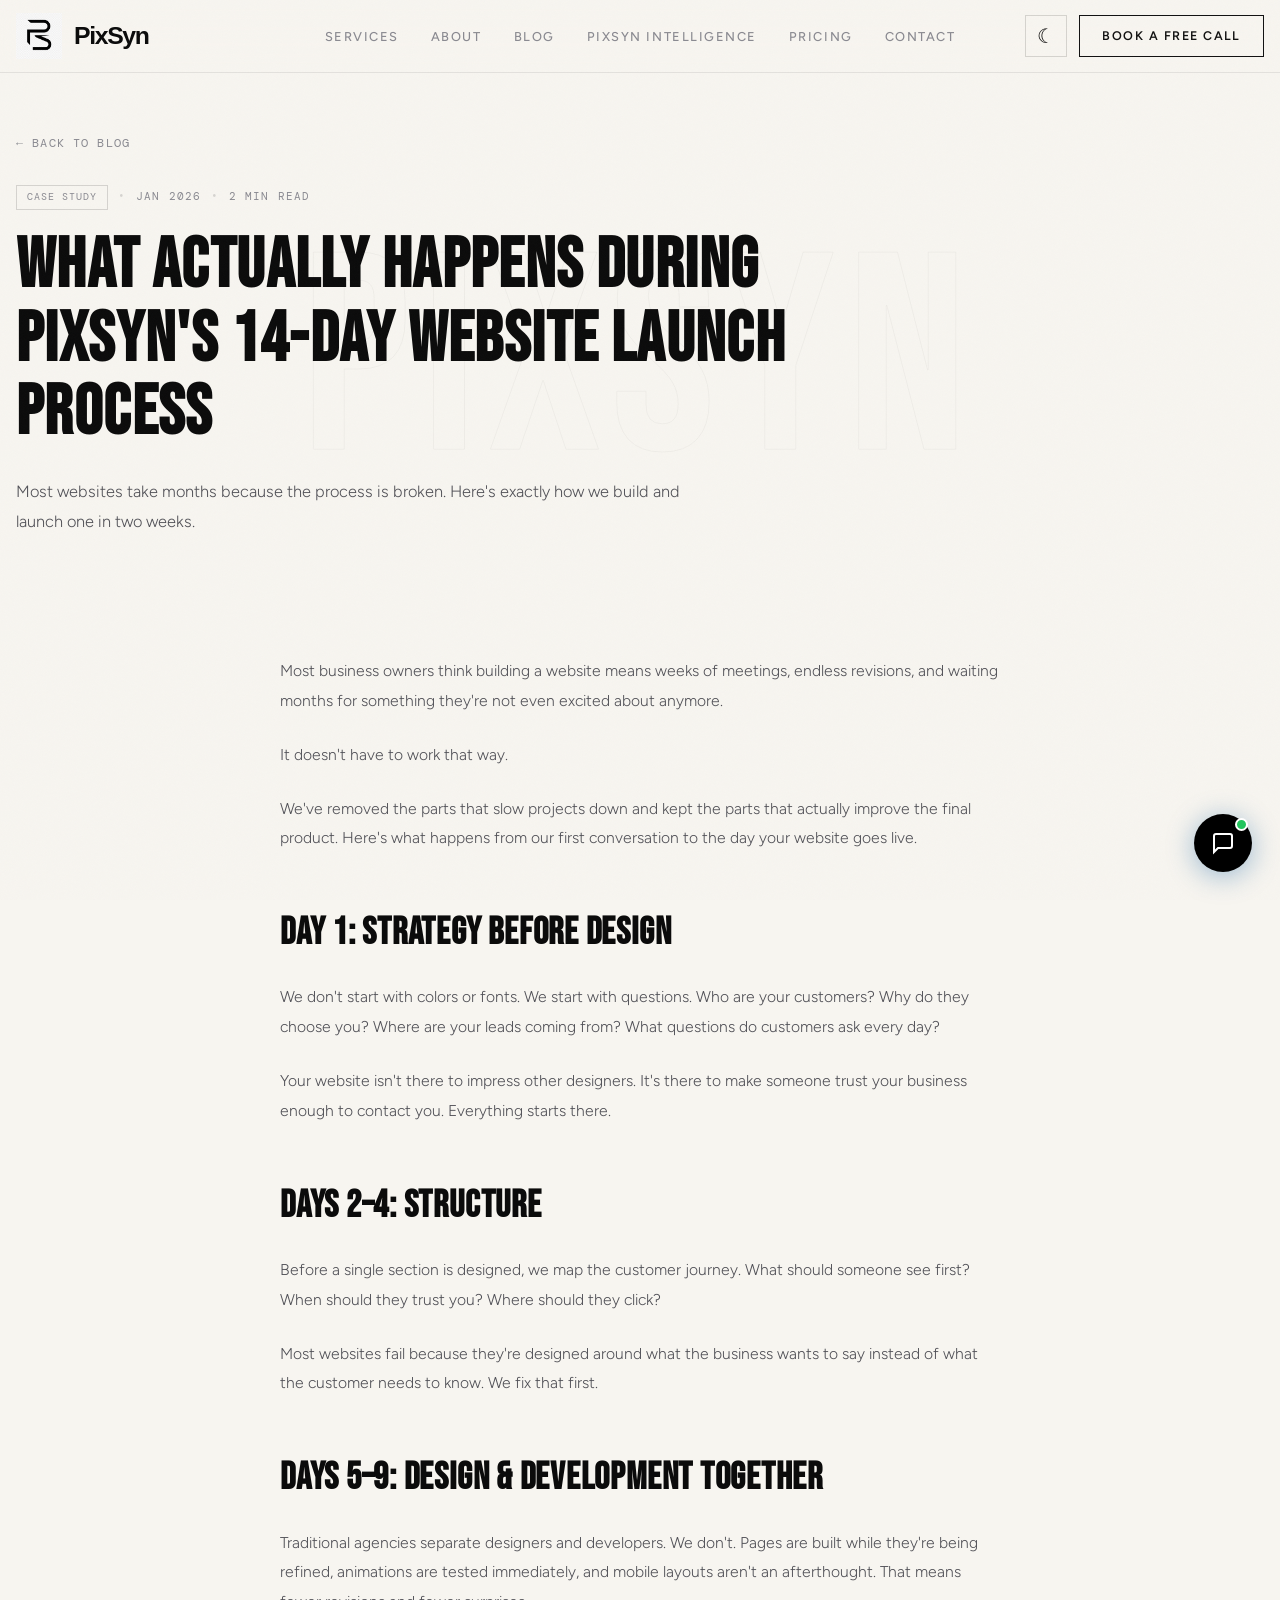
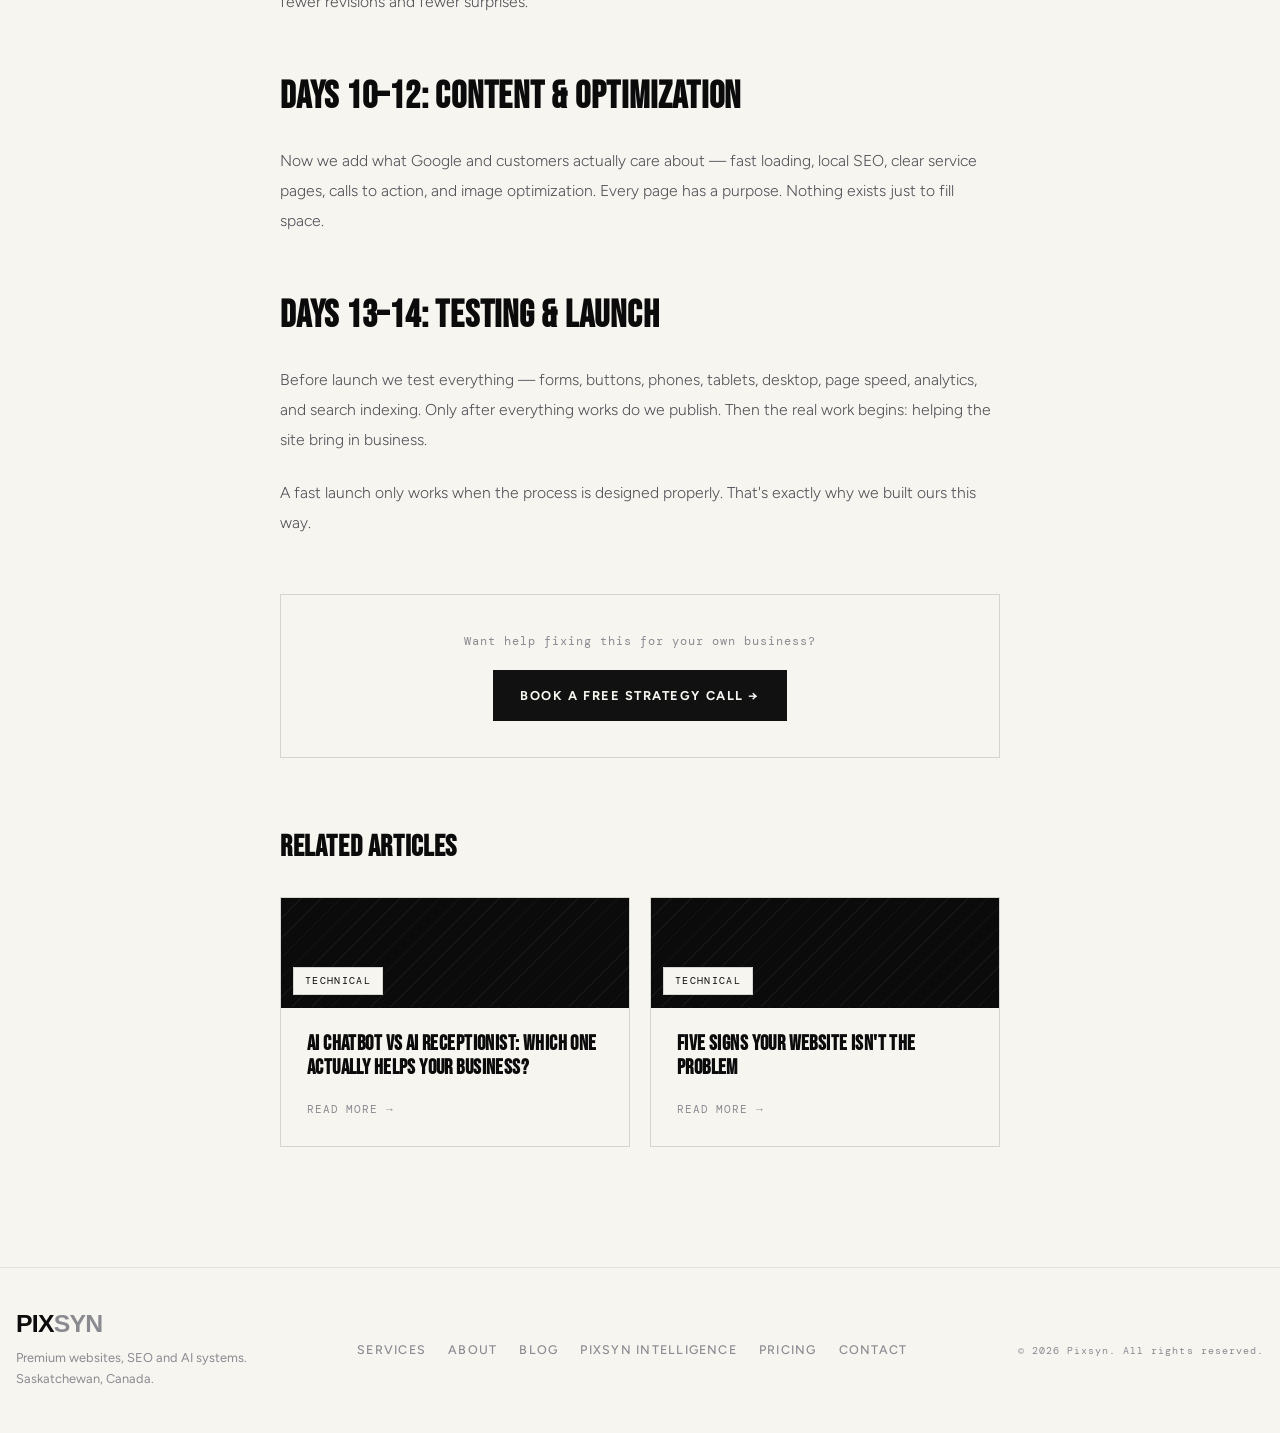
<file: blog-14-day-launch-process.html>
<!DOCTYPE html>
<html lang="en">
<head>
  <meta charset="UTF-8" />
  <meta name="viewport" content="width=device-width, initial-scale=1.0" />
  <title>How Long Does It Take to Build a Website? Our 14-Day Process | Pixsyn</title>
  <meta name="google-site-verification" content="Lgkf16A8EU4ek6sT0yUxnqPzHOumpGakwAijNz4ITOw" />
  <meta name="description" content="See exactly how Pixsyn builds and launches premium business websites in just 14 days, from strategy call to launch."/>
  <meta name="author" content="Pixsyn"/>
  <meta property="og:title" content="How Long Does It Take to Build a Website? Our 14-Day Process | Pixsyn"/>
  <meta property="og:description" content="See exactly how Pixsyn builds and launches premium business websites in just 14 days, from strategy call to launch."/>
  <meta property="og:url" content="https://pixsyn.com/blog-14-day-launch-process.html"/>
  <meta property="og:type" content="article"/>

  <link rel="preconnect" href="https://fonts.googleapis.com" />
  <link rel="preconnect" href="https://fonts.gstatic.com" crossorigin />
  <link href="https://fonts.googleapis.com/css2?family=Bebas+Neue&family=Instrument+Serif:ital@0;1&family=DM+Mono:wght@300;400&family=Figtree:wght@300;400;500;600&display=swap" rel="stylesheet" />
  <link rel="stylesheet" href="style.css" />
  <link rel="icon" type="image/png" sizes="32x32" href="favicon-32.png"/>
  <link rel="icon" type="image/png" sizes="64x64" href="favicon.png"/>
  <link rel="apple-touch-icon" sizes="180x180" href="logo.png"/>
</head>
<body>

  <!-- ── NAV ── -->
  <header class="nav-wrap">
    <div class="container">
      <nav class="nav">
        <a href="index.html#top" class="logo">
           <img src="logo.png" alt="PixSyn logo" class="logo-mark">
          <span class="logo-text">PixSyn</span>
        </a>

        <ul class="nav-links" id="navLinks">
          <li><a href="services.html">Services</a></li>
          <li><a href="about.html">About</a></li>
          <li><a href="blog.html">Blog</a></li>
          <li><a href="tools.html">Pixsyn Intelligence</a></li>
          <li><a href="index.html#pricing">Pricing</a></li>
          <li><a href="contact.html">Contact</a></li>
        </ul>
        <div class="nav-actions">
          <button class="theme-click" id="themeToggle" type="button" aria-label="Switch to night mode">
            <span id="themeText">☾</span>
          </button>
          <a href="index.html#contact" class="nav-cta">Book a Free Call</a>
        </div>
        <button class="hamburger" id="hamburger" aria-label="Toggle menu" aria-expanded="false">
          <span></span><span></span><span></span>
        </button>
      </nav>
    </div>
  </header>

  <!-- MOBILE MENU -->
  <div class="mobile-menu" id="mobileMenu" aria-hidden="true">
    <a href="services.html">Services</a>
    <a href="about.html">About</a>
    <a href="blog.html">Blog</a>
    <a href="tools.html">Pixsyn Intelligence</a>
    <a href="index.html#pricing">Pricing</a>
    <a href="contact.html">Contact</a>
  </div>

  <main id="top">

    <!-- ── ARTICLE HEADER ── -->
    <section class="article-header">
      <div class="hero-watermark" aria-hidden="true">PIXSYN</div>
      <div class="container" style="padding-top:56px; padding-bottom:64px;">
        <a href="blog.html" class="article-back">&larr; Back to Blog</a>
        <div class="blog-meta">
          <span class="tag">Case Study</span>
          <span class="meta-dot">&bull;</span>
          <span class="meta-date">Jan 2026</span>
          <span class="meta-dot">&bull;</span>
          <span class="meta-read">2 min read</span>
        </div>
        <h1 class="article-title">What Actually Happens During Pixsyn's 14-Day Website Launch Process</h1>
        <p class="article-excerpt">Most websites take months because the process is broken. Here's exactly how we build and launch one in two weeks.</p>
      </div>
    </section>

    <!-- ── ARTICLE BODY ── -->
    <section class="section" style="padding-top:0;">
      <div class="container">
        <div class="article-body">
          <p>Most business owners think building a website means weeks of meetings, endless revisions, and waiting months for something they're not even excited about anymore.</p>
          <p>It doesn't have to work that way.</p>
          <p>We've removed the parts that slow projects down and kept the parts that actually improve the final product. Here's what happens from our first conversation to the day your website goes live.</p>
          <h2>Day 1: Strategy Before Design</h2>
          <p>We don't start with colors or fonts. We start with questions. Who are your customers? Why do they choose you? Where are your leads coming from? What questions do customers ask every day?</p>
          <p>Your website isn't there to impress other designers. It's there to make someone trust your business enough to contact you. Everything starts there.</p>
          <h2>Days 2&ndash;4: Structure</h2>
          <p>Before a single section is designed, we map the customer journey. What should someone see first? When should they trust you? Where should they click?</p>
          <p>Most websites fail because they're designed around what the business wants to say instead of what the customer needs to know. We fix that first.</p>
          <h2>Days 5&ndash;9: Design &amp; Development Together</h2>
          <p>Traditional agencies separate designers and developers. We don't. Pages are built while they're being refined, animations are tested immediately, and mobile layouts aren't an afterthought. That means fewer revisions and fewer surprises.</p>
          <h2>Days 10&ndash;12: Content &amp; Optimization</h2>
          <p>Now we add what Google and customers actually care about &mdash; fast loading, local SEO, clear service pages, calls to action, and image optimization. Every page has a purpose. Nothing exists just to fill space.</p>
          <h2>Days 13&ndash;14: Testing &amp; Launch</h2>
          <p>Before launch we test everything &mdash; forms, buttons, phones, tablets, desktop, page speed, analytics, and search indexing. Only after everything works do we publish. Then the real work begins: helping the site bring in business.</p>
          <p>A fast launch only works when the process is designed properly. That's exactly why we built ours this way.</p>

        </div>

        <div class="article-cta">
          <p>Want help fixing this for your own business?</p>
          <a href="index.html#contact" class="btn-primary">Book a free strategy call &rarr;</a>
        </div>

        <!-- ── RELATED ARTICLES ── -->
        <div class="related-section" style="max-width:720px; margin-left:auto; margin-right:auto;">
          <h3 class="related-heading">Related Articles</h3>
          <div class="related-grid">
            <a href="blog-chatbot-vs-receptionist.html" class="related-card">
              <div class="related-thumb">
                <span class="blog-card-badge">Technical</span>
              </div>
              <div class="related-body">
                <h4>AI Chatbot vs AI Receptionist: Which One Actually Helps Your Business?</h4>
                <span class="related-read-more">Read More &rarr;</span>
              </div>
            </a>
            <a href="blog-automation-signs.html" class="related-card">
              <div class="related-thumb">
                <span class="blog-card-badge">Technical</span>
              </div>
              <div class="related-body">
                <h4>Five Signs Your Website Isn't the Problem</h4>
                <span class="related-read-more">Read More &rarr;</span>
              </div>
            </a>
          </div>
        </div>

      </div>
    </section>

  </main>

  <!-- ── FOOTER ── -->
  <footer class="footer">
    <div class="container footer-inner">
      <div class="footer-brand">
        <div class="logo">
          <span class="pix">PIX</span><span class="syn">SYN</span>
        </div>
        <p>Premium websites, SEO and AI systems.<br>Saskatchewan, Canada.</p>
      </div>
      <nav class="footer-links" aria-label="Footer navigation">
        <a href="services.html">Services</a>
        <a href="about.html">About</a>
        <a href="blog.html">Blog</a>
        <a href="tools.html">Pixsyn Intelligence</a>
        <a href="index.html#pricing">Pricing</a>
        <a href="contact.html">Contact</a>
      </nav>
      <div class="footer-copy">
        &copy; <span id="fyear"></span> Pixsyn. All rights reserved.
      </div>
    </div>
  </footer>

  <script src="main.js"></script>
</body>
</html>
</file>
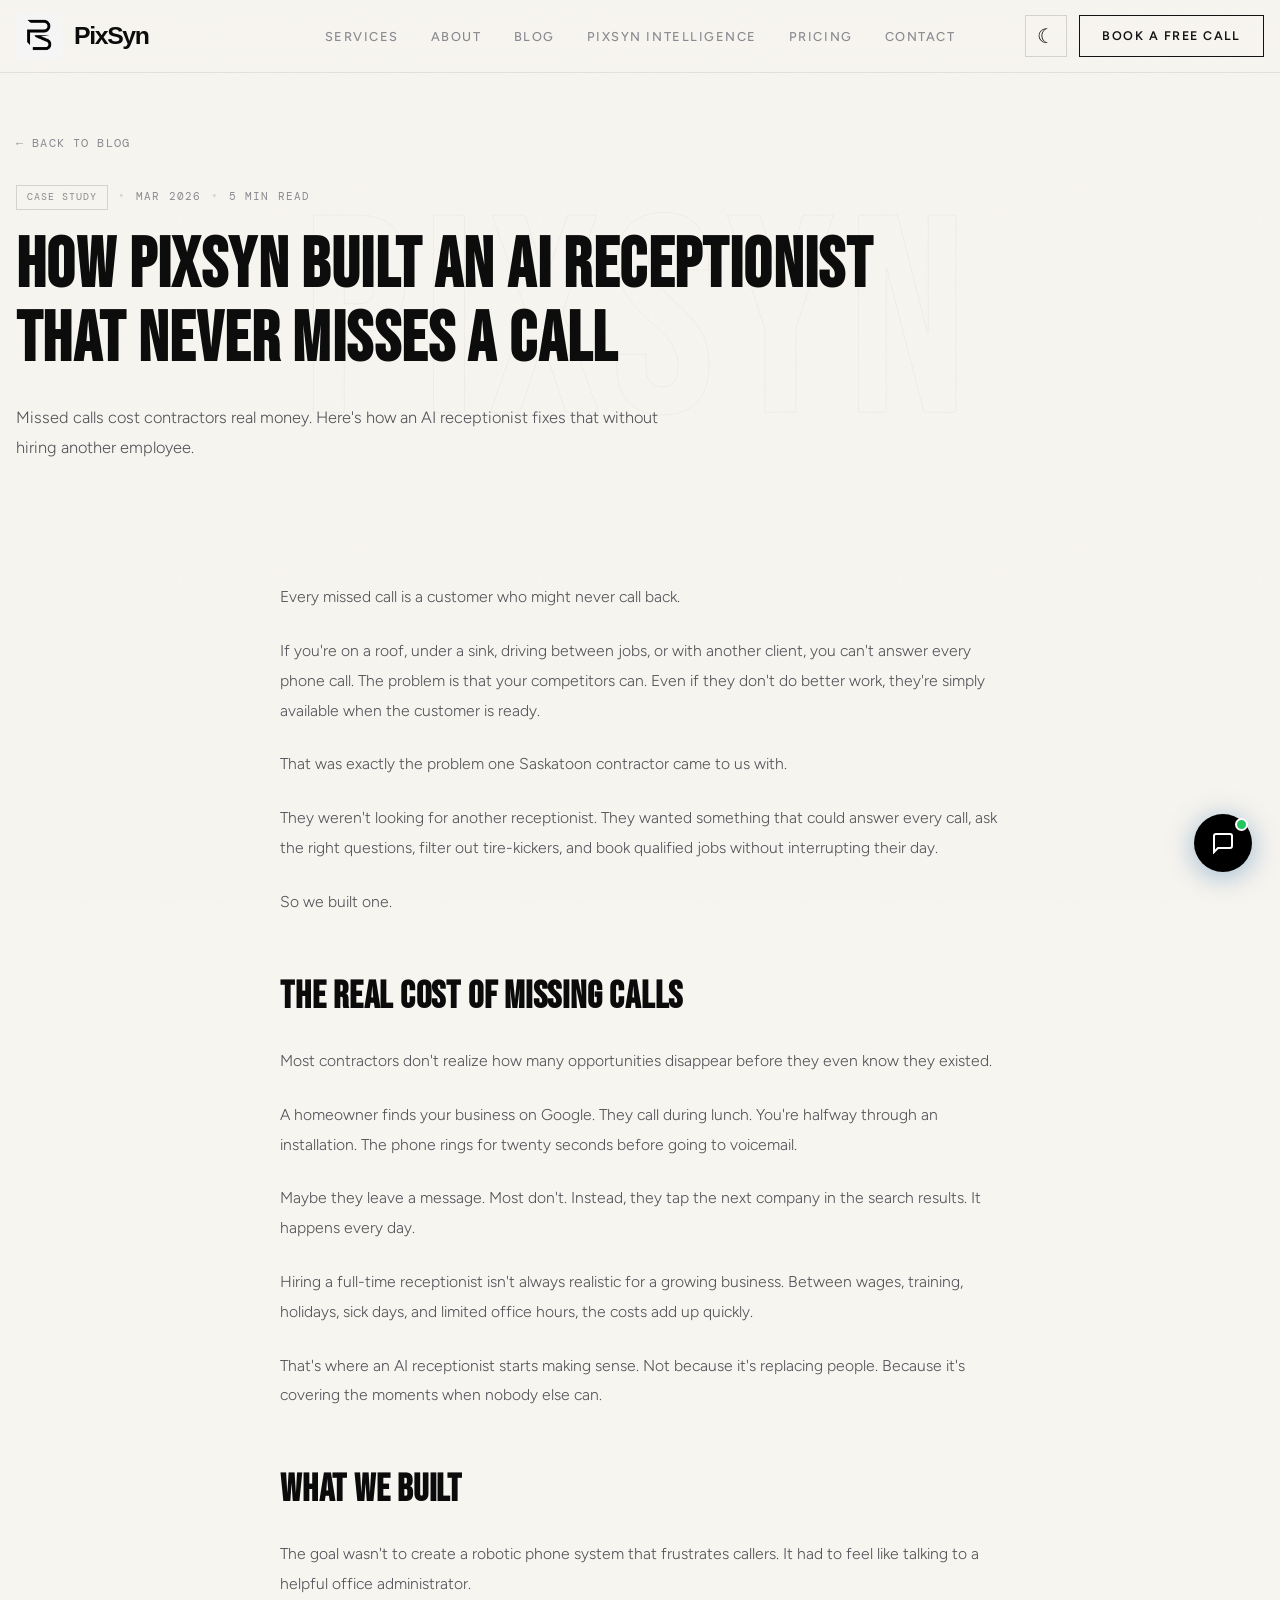
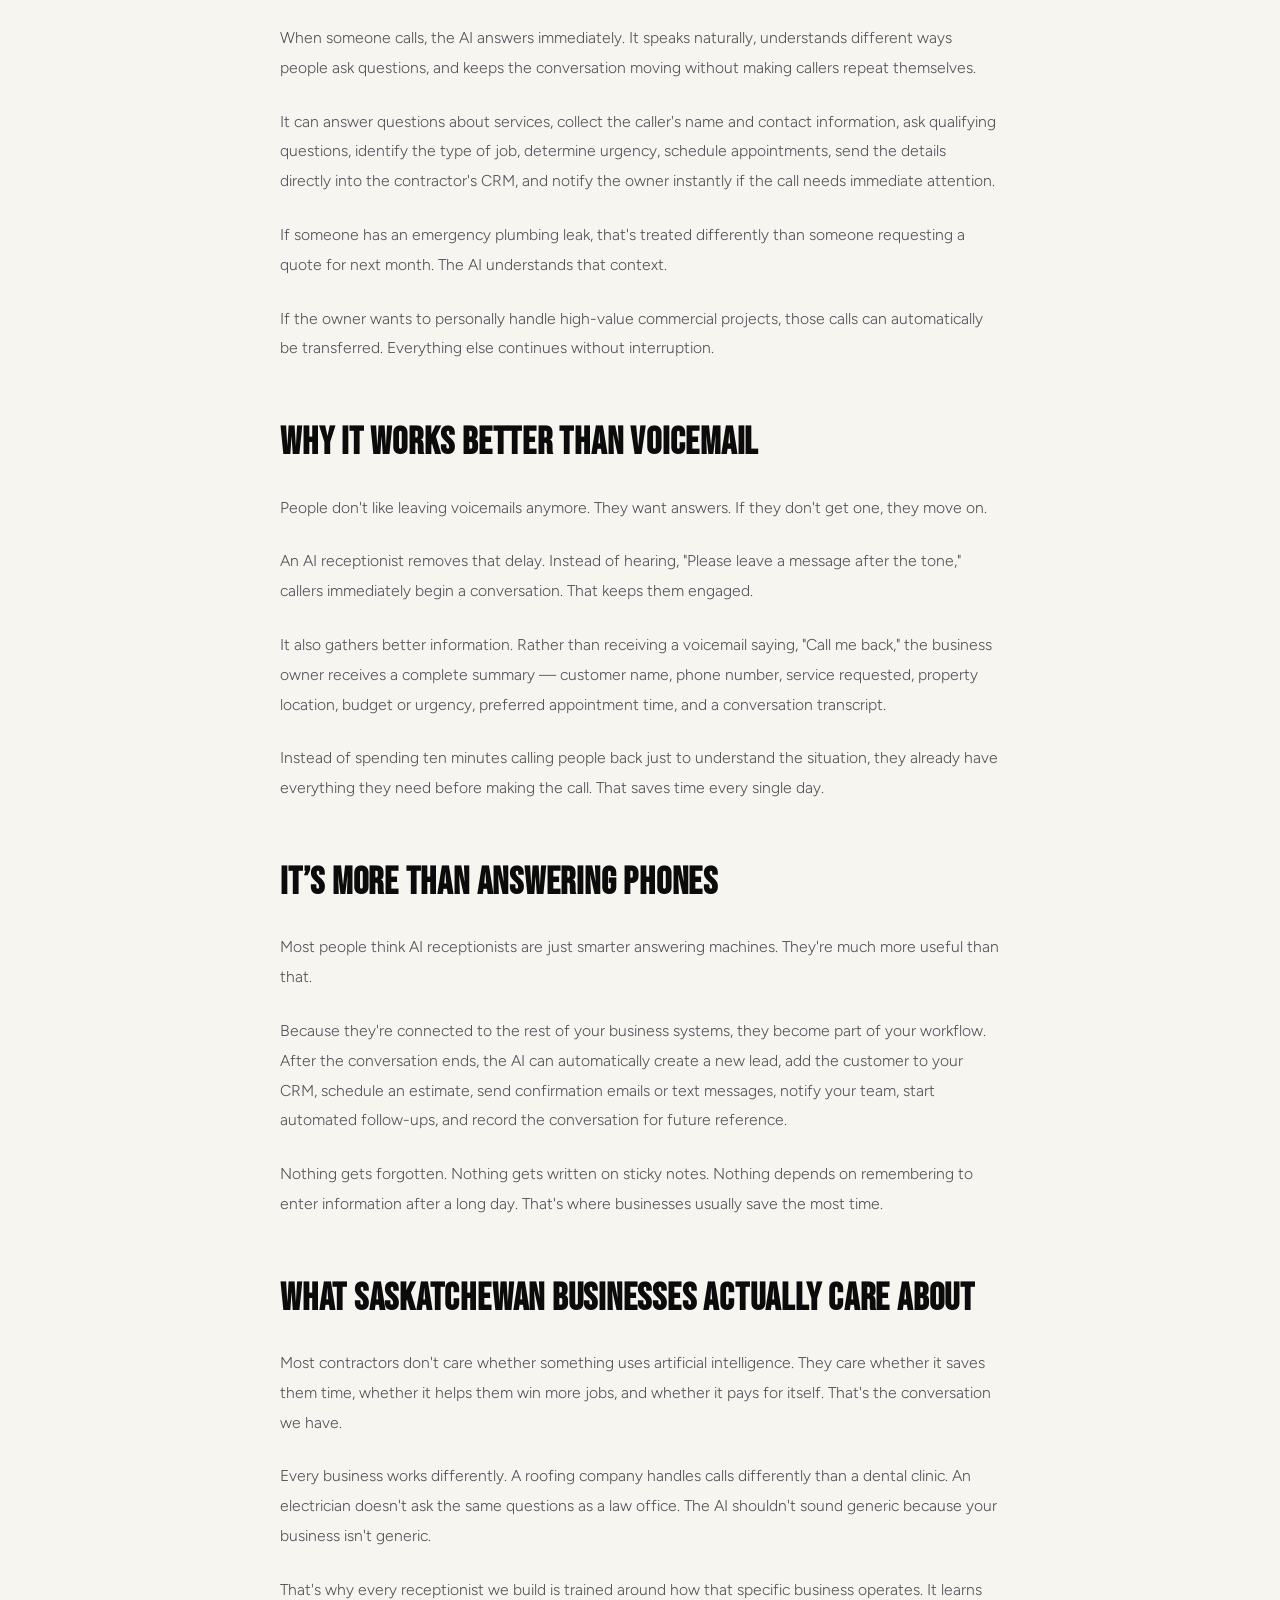
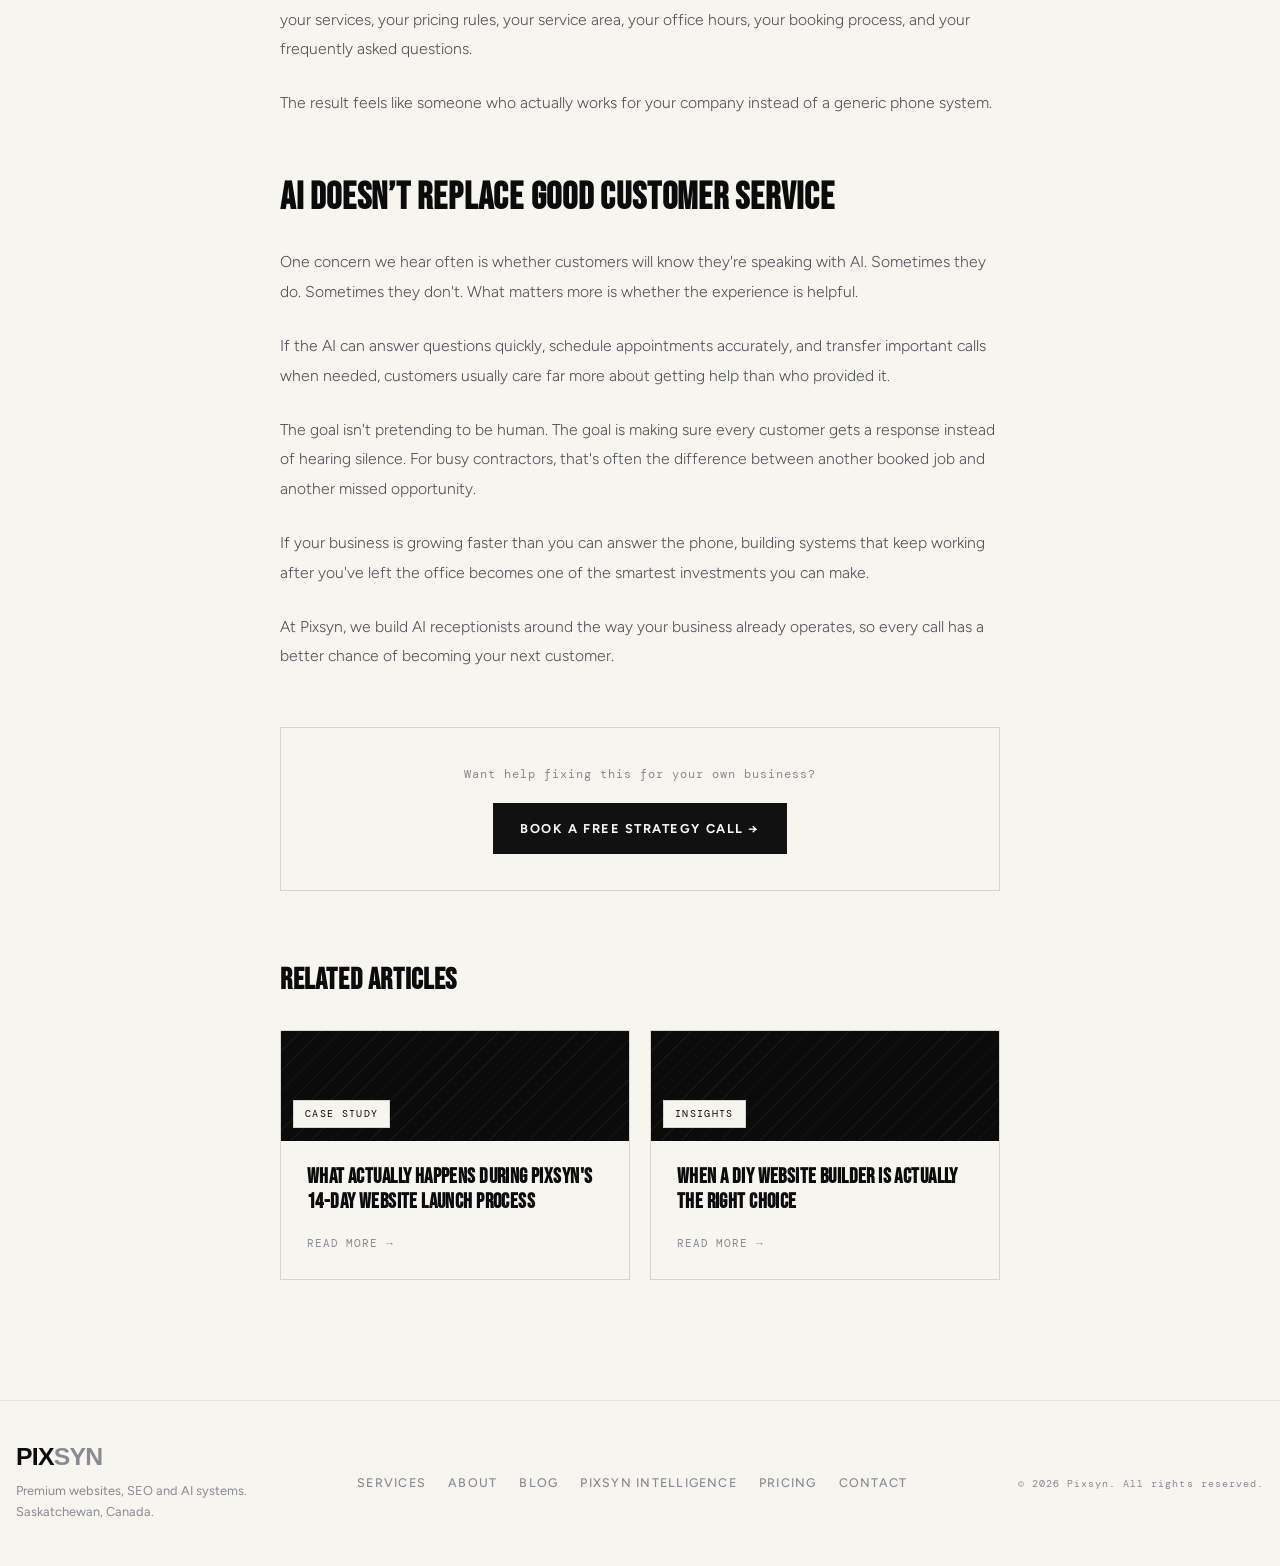
<file: blog-ai-receptionist-case-study.html>
<!DOCTYPE html>
<html lang="en">
<head>
  <meta charset="UTF-8" />
  <meta name="viewport" content="width=device-width, initial-scale=1.0" />
  <title>AI Receptionist for Saskatchewan Contractors | Pixsyn</title>
  <meta name="google-site-verification" content="Lgkf16A8EU4ek6sT0yUxnqPzHOumpGakwAijNz4ITOw" />
  <meta name="description" content="See how Pixsyn built an AI receptionist that answers calls, qualifies leads, and books jobs for Saskatchewan contractors 24/7."/>
  <meta name="author" content="Pixsyn"/>
  <meta property="og:title" content="AI Receptionist for Saskatchewan Contractors | Pixsyn"/>
  <meta property="og:description" content="See how Pixsyn built an AI receptionist that answers calls, qualifies leads, and books jobs for Saskatchewan contractors 24/7."/>
  <meta property="og:url" content="https://pixsyn.com/blog-ai-receptionist-case-study.html"/>
  <meta property="og:type" content="article"/>

  <link rel="preconnect" href="https://fonts.googleapis.com" />
  <link rel="preconnect" href="https://fonts.gstatic.com" crossorigin />
  <link href="https://fonts.googleapis.com/css2?family=Bebas+Neue&family=Instrument+Serif:ital@0;1&family=DM+Mono:wght@300;400&family=Figtree:wght@300;400;500;600&display=swap" rel="stylesheet" />
  <link rel="stylesheet" href="style.css" />
  <link rel="icon" type="image/png" sizes="32x32" href="favicon-32.png"/>
  <link rel="icon" type="image/png" sizes="64x64" href="favicon.png"/>
  <link rel="apple-touch-icon" sizes="180x180" href="logo.png"/>
</head>
<body>

  <!-- ── NAV ── -->
  <header class="nav-wrap">
    <div class="container">
      <nav class="nav">
        <a href="index.html#top" class="logo">
           <img src="logo.png" alt="PixSyn logo" class="logo-mark">
          <span class="logo-text">PixSyn</span>
        </a>

        <ul class="nav-links" id="navLinks">
          <li><a href="services.html">Services</a></li>
          <li><a href="about.html">About</a></li>
          <li><a href="blog.html">Blog</a></li>
          <li><a href="tools.html">Pixsyn Intelligence</a></li>
          <li><a href="index.html#pricing">Pricing</a></li>
          <li><a href="contact.html">Contact</a></li>
        </ul>
        <div class="nav-actions">
          <button class="theme-click" id="themeToggle" type="button" aria-label="Switch to night mode">
            <span id="themeText">☾</span>
          </button>
          <a href="index.html#contact" class="nav-cta">Book a Free Call</a>
        </div>
        <button class="hamburger" id="hamburger" aria-label="Toggle menu" aria-expanded="false">
          <span></span><span></span><span></span>
        </button>
      </nav>
    </div>
  </header>

  <!-- MOBILE MENU -->
  <div class="mobile-menu" id="mobileMenu" aria-hidden="true">
    <a href="services.html">Services</a>
    <a href="about.html">About</a>
    <a href="blog.html">Blog</a>
    <a href="tools.html">Pixsyn Intelligence</a>
    <a href="index.html#pricing">Pricing</a>
    <a href="contact.html">Contact</a>
  </div>

  <main id="top">

    <!-- ── ARTICLE HEADER ── -->
    <section class="article-header">
      <div class="hero-watermark" aria-hidden="true">PIXSYN</div>
      <div class="container" style="padding-top:56px; padding-bottom:64px;">
        <a href="blog.html" class="article-back">&larr; Back to Blog</a>
        <div class="blog-meta">
          <span class="tag">Case Study</span>
          <span class="meta-dot">&bull;</span>
          <span class="meta-date">Mar 2026</span>
          <span class="meta-dot">&bull;</span>
          <span class="meta-read">5 min read</span>
        </div>
        <h1 class="article-title">How Pixsyn Built an AI Receptionist That Never Misses a Call</h1>
        <p class="article-excerpt">Missed calls cost contractors real money. Here's how an AI receptionist fixes that without hiring another employee.</p>
      </div>
    </section>

    <!-- ── ARTICLE BODY ── -->
    <section class="section" style="padding-top:0;">
      <div class="container">
        <div class="article-body">
          <p>Every missed call is a customer who might never call back.</p>
          <p>If you're on a roof, under a sink, driving between jobs, or with another client, you can't answer every phone call. The problem is that your competitors can. Even if they don't do better work, they're simply available when the customer is ready.</p>
          <p>That was exactly the problem one Saskatoon contractor came to us with.</p>
          <p>They weren't looking for another receptionist. They wanted something that could answer every call, ask the right questions, filter out tire-kickers, and book qualified jobs without interrupting their day.</p>
          <p>So we built one.</p>
          <h2>The Real Cost of Missing Calls</h2>
          <p>Most contractors don't realize how many opportunities disappear before they even know they existed.</p>
          <p>A homeowner finds your business on Google. They call during lunch. You're halfway through an installation. The phone rings for twenty seconds before going to voicemail.</p>
          <p>Maybe they leave a message. Most don't. Instead, they tap the next company in the search results. It happens every day.</p>
          <p>Hiring a full-time receptionist isn't always realistic for a growing business. Between wages, training, holidays, sick days, and limited office hours, the costs add up quickly.</p>
          <p>That's where an AI receptionist starts making sense. Not because it's replacing people. Because it's covering the moments when nobody else can.</p>
          <h2>What We Built</h2>
          <p>The goal wasn't to create a robotic phone system that frustrates callers. It had to feel like talking to a helpful office administrator.</p>
          <p>When someone calls, the AI answers immediately. It speaks naturally, understands different ways people ask questions, and keeps the conversation moving without making callers repeat themselves.</p>
          <p>It can answer questions about services, collect the caller's name and contact information, ask qualifying questions, identify the type of job, determine urgency, schedule appointments, send the details directly into the contractor's CRM, and notify the owner instantly if the call needs immediate attention.</p>
          <p>If someone has an emergency plumbing leak, that's treated differently than someone requesting a quote for next month. The AI understands that context.</p>
          <p>If the owner wants to personally handle high-value commercial projects, those calls can automatically be transferred. Everything else continues without interruption.</p>
          <h2>Why It Works Better Than Voicemail</h2>
          <p>People don't like leaving voicemails anymore. They want answers. If they don't get one, they move on.</p>
          <p>An AI receptionist removes that delay. Instead of hearing, "Please leave a message after the tone," callers immediately begin a conversation. That keeps them engaged.</p>
          <p>It also gathers better information. Rather than receiving a voicemail saying, "Call me back," the business owner receives a complete summary &mdash; customer name, phone number, service requested, property location, budget or urgency, preferred appointment time, and a conversation transcript.</p>
          <p>Instead of spending ten minutes calling people back just to understand the situation, they already have everything they need before making the call. That saves time every single day.</p>
          <h2>It&rsquo;s More Than Answering Phones</h2>
          <p>Most people think AI receptionists are just smarter answering machines. They're much more useful than that.</p>
          <p>Because they're connected to the rest of your business systems, they become part of your workflow. After the conversation ends, the AI can automatically create a new lead, add the customer to your CRM, schedule an estimate, send confirmation emails or text messages, notify your team, start automated follow-ups, and record the conversation for future reference.</p>
          <p>Nothing gets forgotten. Nothing gets written on sticky notes. Nothing depends on remembering to enter information after a long day. That's where businesses usually save the most time.</p>
          <h2>What Saskatchewan Businesses Actually Care About</h2>
          <p>Most contractors don't care whether something uses artificial intelligence. They care whether it saves them time, whether it helps them win more jobs, and whether it pays for itself. That's the conversation we have.</p>
          <p>Every business works differently. A roofing company handles calls differently than a dental clinic. An electrician doesn't ask the same questions as a law office. The AI shouldn't sound generic because your business isn't generic.</p>
          <p>That's why every receptionist we build is trained around how that specific business operates. It learns your services, your pricing rules, your service area, your office hours, your booking process, and your frequently asked questions.</p>
          <p>The result feels like someone who actually works for your company instead of a generic phone system.</p>
          <h2>AI Doesn&rsquo;t Replace Good Customer Service</h2>
          <p>One concern we hear often is whether customers will know they're speaking with AI. Sometimes they do. Sometimes they don't. What matters more is whether the experience is helpful.</p>
          <p>If the AI can answer questions quickly, schedule appointments accurately, and transfer important calls when needed, customers usually care far more about getting help than who provided it.</p>
          <p>The goal isn't pretending to be human. The goal is making sure every customer gets a response instead of hearing silence. For busy contractors, that's often the difference between another booked job and another missed opportunity.</p>
          <p>If your business is growing faster than you can answer the phone, building systems that keep working after you've left the office becomes one of the smartest investments you can make.</p>
          <p>At Pixsyn, we build AI receptionists around the way your business already operates, so every call has a better chance of becoming your next customer.</p>

        </div>

        <div class="article-cta">
          <p>Want help fixing this for your own business?</p>
          <a href="index.html#contact" class="btn-primary">Book a free strategy call &rarr;</a>
        </div>

        <!-- ── RELATED ARTICLES ── -->
        <div class="related-section" style="max-width:720px; margin-left:auto; margin-right:auto;">
          <h3 class="related-heading">Related Articles</h3>
          <div class="related-grid">
            <a href="blog-14-day-launch-process.html" class="related-card">
              <div class="related-thumb">
                <span class="blog-card-badge">Case Study</span>
              </div>
              <div class="related-body">
                <h4>What Actually Happens During Pixsyn's 14-Day Website Launch Process</h4>
                <span class="related-read-more">Read More &rarr;</span>
              </div>
            </a>
            <a href="blog-diy-website-cost.html" class="related-card">
              <div class="related-thumb">
                <span class="blog-card-badge">Insights</span>
              </div>
              <div class="related-body">
                <h4>When a DIY Website Builder Is Actually the Right Choice</h4>
                <span class="related-read-more">Read More &rarr;</span>
              </div>
            </a>
          </div>
        </div>

      </div>
    </section>

  </main>

  <!-- ── FOOTER ── -->
  <footer class="footer">
    <div class="container footer-inner">
      <div class="footer-brand">
        <div class="logo">
          <span class="pix">PIX</span><span class="syn">SYN</span>
        </div>
        <p>Premium websites, SEO and AI systems.<br>Saskatchewan, Canada.</p>
      </div>
      <nav class="footer-links" aria-label="Footer navigation">
        <a href="services.html">Services</a>
        <a href="about.html">About</a>
        <a href="blog.html">Blog</a>
        <a href="tools.html">Pixsyn Intelligence</a>
        <a href="index.html#pricing">Pricing</a>
        <a href="contact.html">Contact</a>
      </nav>
      <div class="footer-copy">
        &copy; <span id="fyear"></span> Pixsyn. All rights reserved.
      </div>
    </div>
  </footer>

  <script src="main.js"></script>
</body>
</html>
</file>
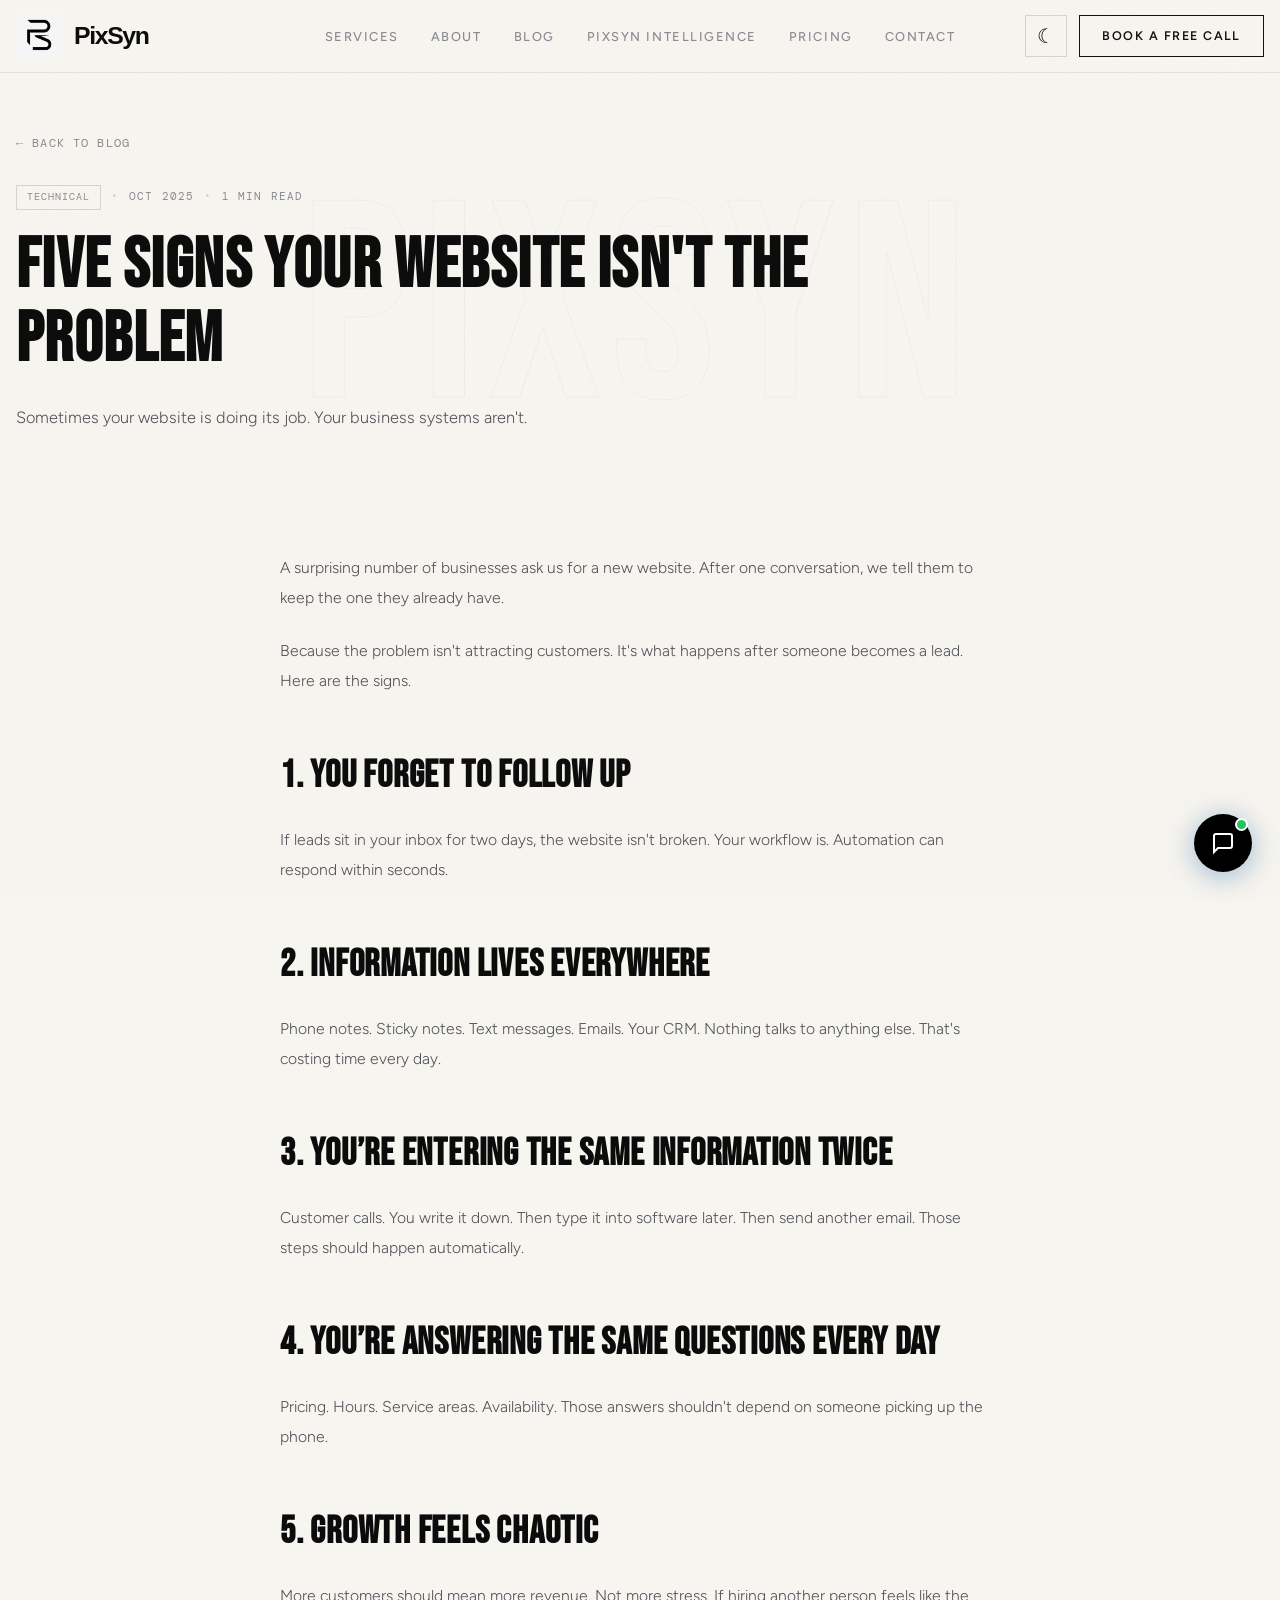
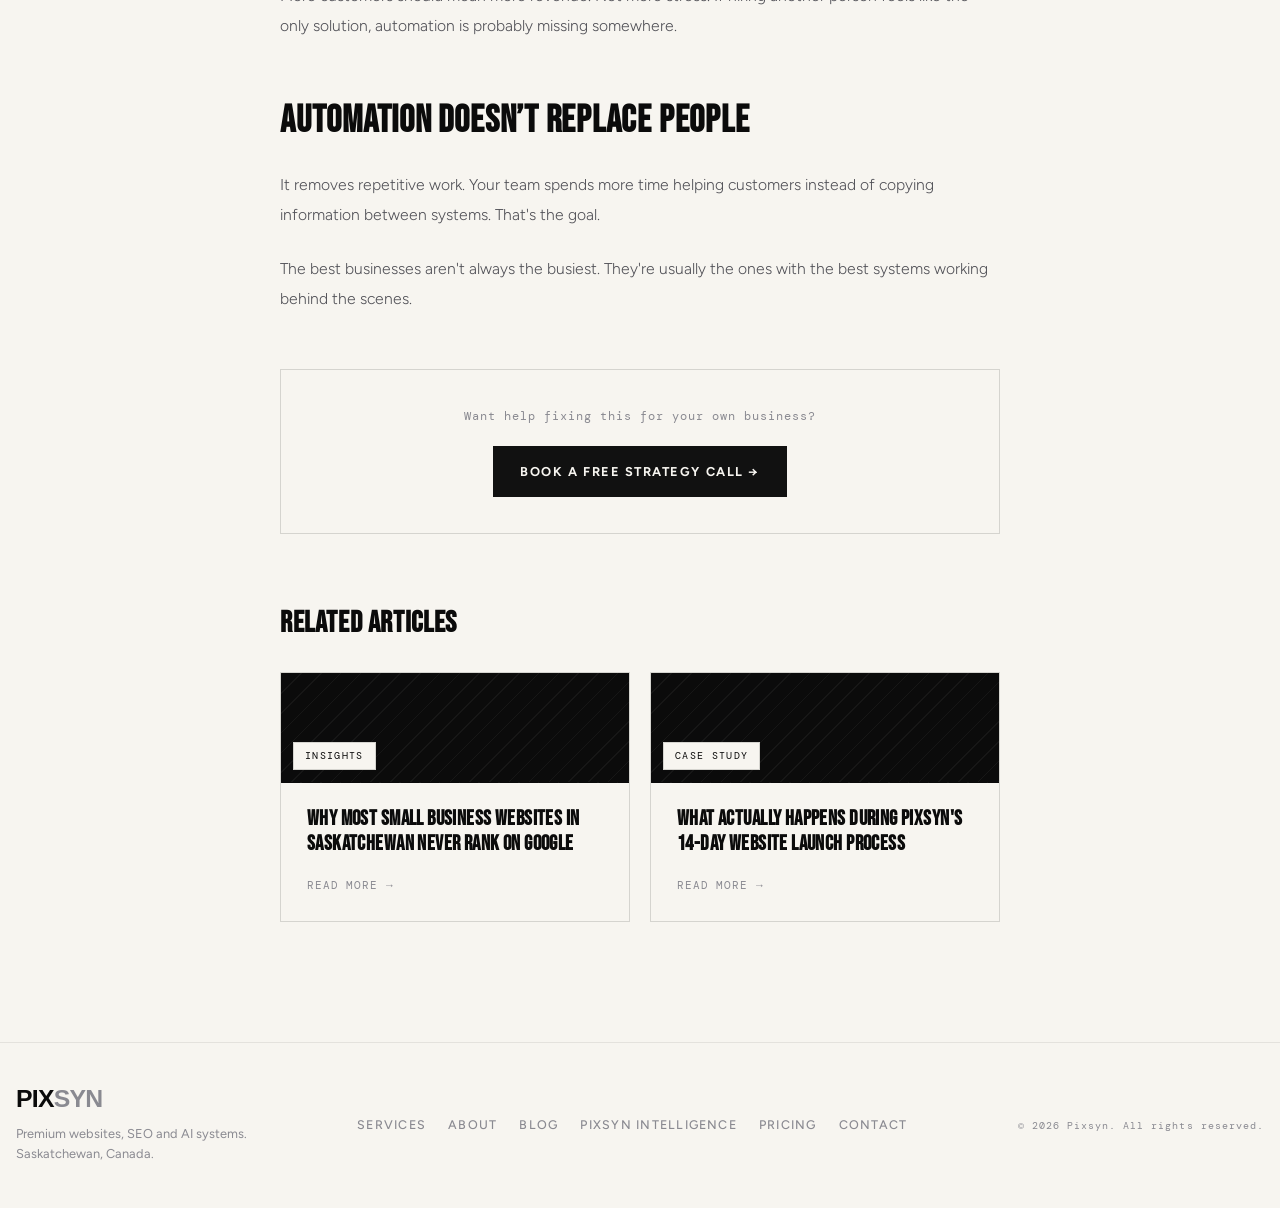
<file: blog-automation-signs.html>
<!DOCTYPE html>
<html lang="en">
<head>
  <meta charset="UTF-8" />
  <meta name="viewport" content="width=device-width, initial-scale=1.0" />
  <title>Five Signs You Need Business Automation, Not a New Website | Pixsyn</title>
  <meta name="google-site-verification" content="Lgkf16A8EU4ek6sT0yUxnqPzHOumpGakwAijNz4ITOw" />
  <meta name="description" content="Your website might not be the problem. Here are five signs your business really needs workflow automation."/>
  <meta name="author" content="Pixsyn"/>
  <meta property="og:title" content="Five Signs You Need Business Automation, Not a New Website | Pixsyn"/>
  <meta property="og:description" content="Your website might not be the problem. Here are five signs your business really needs workflow automation."/>
  <meta property="og:url" content="https://pixsyn.com/blog-automation-signs.html"/>
  <meta property="og:type" content="article"/>

  <link rel="preconnect" href="https://fonts.googleapis.com" />
  <link rel="preconnect" href="https://fonts.gstatic.com" crossorigin />
  <link href="https://fonts.googleapis.com/css2?family=Bebas+Neue&family=Instrument+Serif:ital@0;1&family=DM+Mono:wght@300;400&family=Figtree:wght@300;400;500;600&display=swap" rel="stylesheet" />
  <link rel="stylesheet" href="style.css" />
  <link rel="icon" type="image/png" sizes="32x32" href="favicon-32.png"/>
  <link rel="icon" type="image/png" sizes="64x64" href="favicon.png"/>
  <link rel="apple-touch-icon" sizes="180x180" href="logo.png"/>
</head>
<body>

  <!-- ── NAV ── -->
  <header class="nav-wrap">
    <div class="container">
      <nav class="nav">
        <a href="index.html#top" class="logo">
           <img src="logo.png" alt="PixSyn logo" class="logo-mark">
          <span class="logo-text">PixSyn</span>
        </a>

        <ul class="nav-links" id="navLinks">
          <li><a href="services.html">Services</a></li>
          <li><a href="about.html">About</a></li>
          <li><a href="blog.html">Blog</a></li>
          <li><a href="tools.html">Pixsyn Intelligence</a></li>
          <li><a href="index.html#pricing">Pricing</a></li>
          <li><a href="contact.html">Contact</a></li>
        </ul>
        <div class="nav-actions">
          <button class="theme-click" id="themeToggle" type="button" aria-label="Switch to night mode">
            <span id="themeText">☾</span>
          </button>
          <a href="index.html#contact" class="nav-cta">Book a Free Call</a>
        </div>
        <button class="hamburger" id="hamburger" aria-label="Toggle menu" aria-expanded="false">
          <span></span><span></span><span></span>
        </button>
      </nav>
    </div>
  </header>

  <!-- MOBILE MENU -->
  <div class="mobile-menu" id="mobileMenu" aria-hidden="true">
    <a href="services.html">Services</a>
    <a href="about.html">About</a>
    <a href="blog.html">Blog</a>
    <a href="tools.html">Pixsyn Intelligence</a>
    <a href="index.html#pricing">Pricing</a>
    <a href="contact.html">Contact</a>
  </div>

  <main id="top">

    <!-- ── ARTICLE HEADER ── -->
    <section class="article-header">
      <div class="hero-watermark" aria-hidden="true">PIXSYN</div>
      <div class="container" style="padding-top:56px; padding-bottom:64px;">
        <a href="blog.html" class="article-back">&larr; Back to Blog</a>
        <div class="blog-meta">
          <span class="tag">Technical</span>
          <span class="meta-dot">&bull;</span>
          <span class="meta-date">Oct 2025</span>
          <span class="meta-dot">&bull;</span>
          <span class="meta-read">1 min read</span>
        </div>
        <h1 class="article-title">Five Signs Your Website Isn't the Problem</h1>
        <p class="article-excerpt">Sometimes your website is doing its job. Your business systems aren't.</p>
      </div>
    </section>

    <!-- ── ARTICLE BODY ── -->
    <section class="section" style="padding-top:0;">
      <div class="container">
        <div class="article-body">
          <p>A surprising number of businesses ask us for a new website. After one conversation, we tell them to keep the one they already have.</p>
          <p>Because the problem isn't attracting customers. It's what happens after someone becomes a lead. Here are the signs.</p>
          <h2>1. You Forget to Follow Up</h2>
          <p>If leads sit in your inbox for two days, the website isn't broken. Your workflow is. Automation can respond within seconds.</p>
          <h2>2. Information Lives Everywhere</h2>
          <p>Phone notes. Sticky notes. Text messages. Emails. Your CRM. Nothing talks to anything else. That's costing time every day.</p>
          <h2>3. You&rsquo;re Entering the Same Information Twice</h2>
          <p>Customer calls. You write it down. Then type it into software later. Then send another email. Those steps should happen automatically.</p>
          <h2>4. You&rsquo;re Answering the Same Questions Every Day</h2>
          <p>Pricing. Hours. Service areas. Availability. Those answers shouldn't depend on someone picking up the phone.</p>
          <h2>5. Growth Feels Chaotic</h2>
          <p>More customers should mean more revenue. Not more stress. If hiring another person feels like the only solution, automation is probably missing somewhere.</p>
          <h2>Automation Doesn&rsquo;t Replace People</h2>
          <p>It removes repetitive work. Your team spends more time helping customers instead of copying information between systems. That's the goal.</p>
          <p>The best businesses aren't always the busiest. They're usually the ones with the best systems working behind the scenes.</p>

        </div>

        <div class="article-cta">
          <p>Want help fixing this for your own business?</p>
          <a href="index.html#contact" class="btn-primary">Book a free strategy call &rarr;</a>
        </div>

        <!-- ── RELATED ARTICLES ── -->
        <div class="related-section" style="max-width:720px; margin-left:auto; margin-right:auto;">
          <h3 class="related-heading">Related Articles</h3>
          <div class="related-grid">
            <a href="blog-seo-ranking.html" class="related-card">
              <div class="related-thumb">
                <span class="blog-card-badge">Insights</span>
              </div>
              <div class="related-body">
                <h4>Why Most Small Business Websites in Saskatchewan Never Rank on Google</h4>
                <span class="related-read-more">Read More &rarr;</span>
              </div>
            </a>
            <a href="blog-14-day-launch-process.html" class="related-card">
              <div class="related-thumb">
                <span class="blog-card-badge">Case Study</span>
              </div>
              <div class="related-body">
                <h4>What Actually Happens During Pixsyn's 14-Day Website Launch Process</h4>
                <span class="related-read-more">Read More &rarr;</span>
              </div>
            </a>
          </div>
        </div>

      </div>
    </section>

  </main>

  <!-- ── FOOTER ── -->
  <footer class="footer">
    <div class="container footer-inner">
      <div class="footer-brand">
        <div class="logo">
          <span class="pix">PIX</span><span class="syn">SYN</span>
        </div>
        <p>Premium websites, SEO and AI systems.<br>Saskatchewan, Canada.</p>
      </div>
      <nav class="footer-links" aria-label="Footer navigation">
        <a href="services.html">Services</a>
        <a href="about.html">About</a>
        <a href="blog.html">Blog</a>
        <a href="tools.html">Pixsyn Intelligence</a>
        <a href="index.html#pricing">Pricing</a>
        <a href="contact.html">Contact</a>
      </nav>
      <div class="footer-copy">
        &copy; <span id="fyear"></span> Pixsyn. All rights reserved.
      </div>
    </div>
  </footer>

  <script src="main.js"></script>
</body>
</html>
</file>
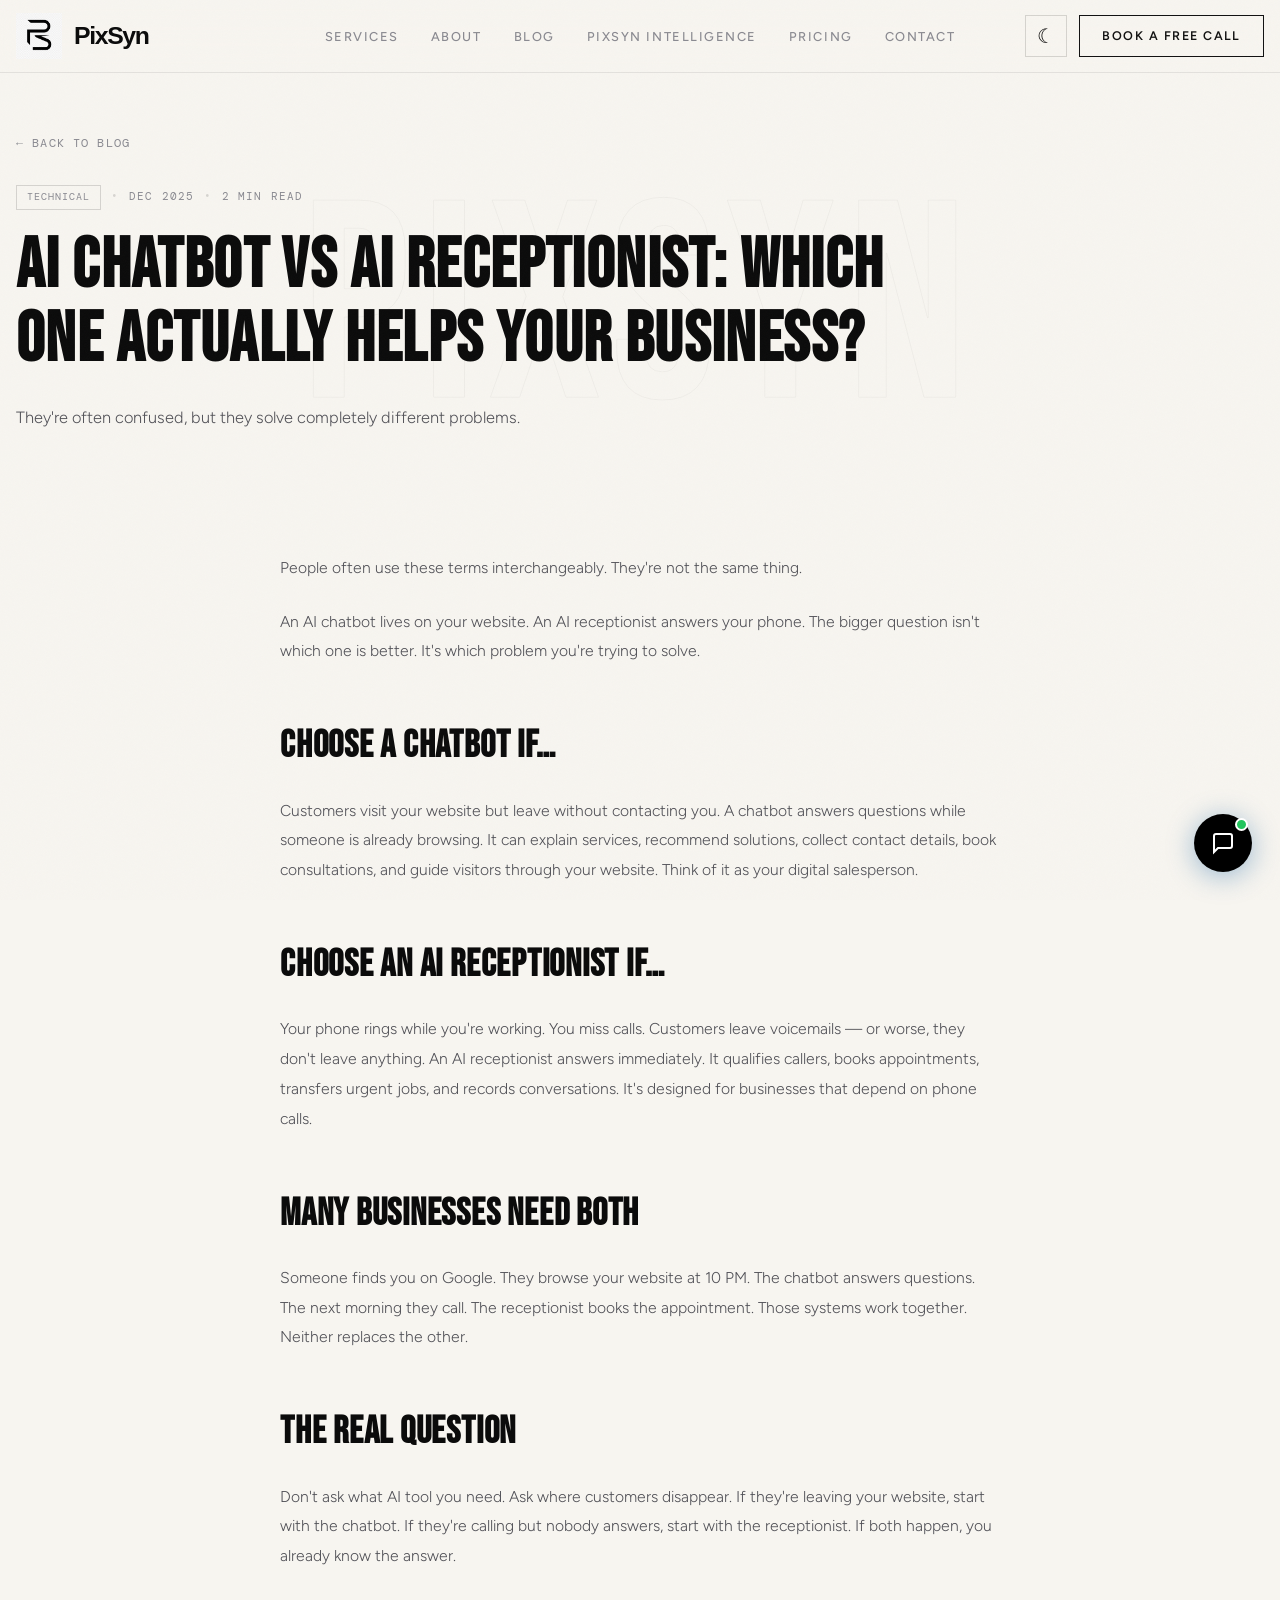
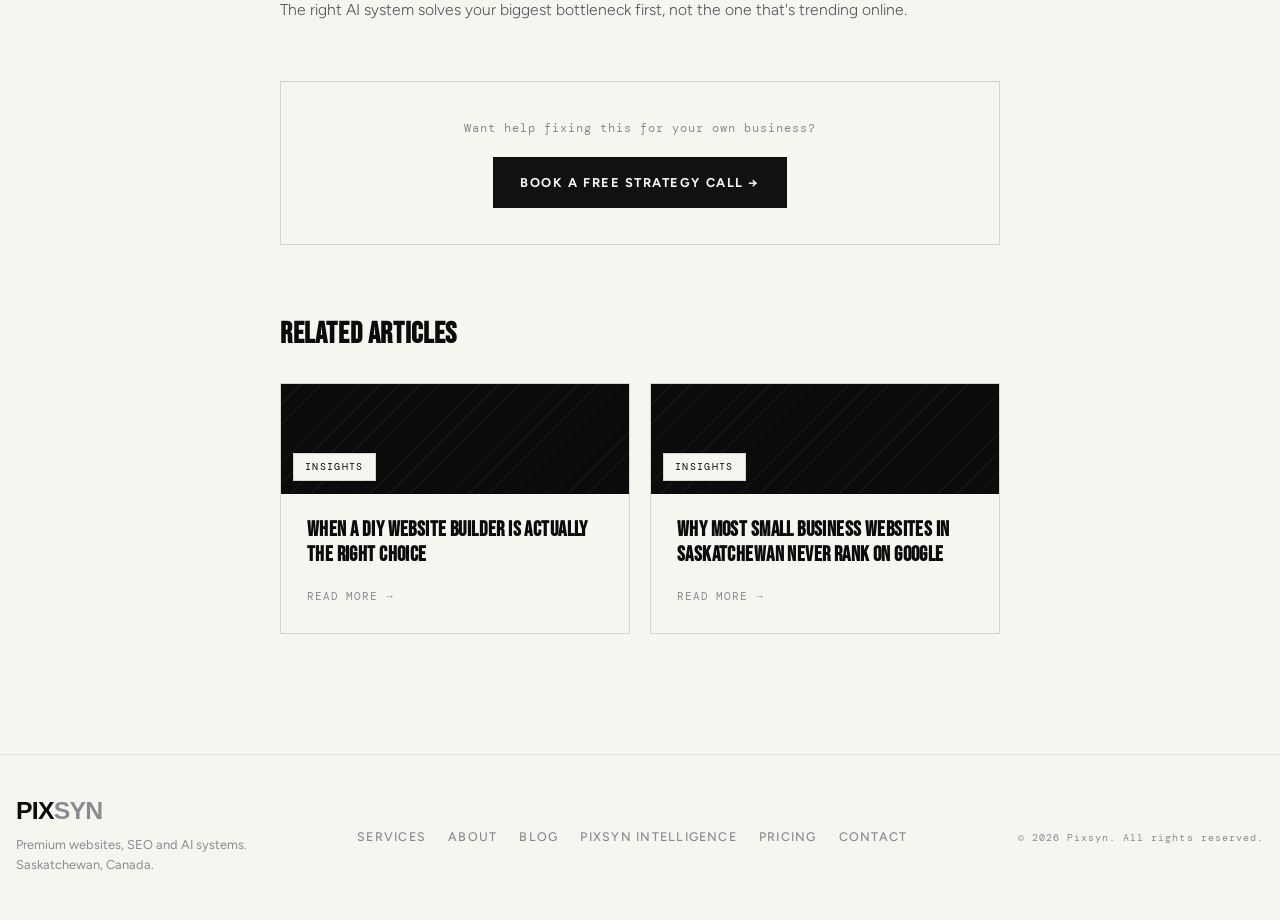
<file: blog-chatbot-vs-receptionist.html>
<!DOCTYPE html>
<html lang="en">
<head>
  <meta charset="UTF-8" />
  <meta name="viewport" content="width=device-width, initial-scale=1.0" />
  <title>AI Chatbot vs AI Receptionist: Which One Do You Need? | Pixsyn</title>
  <meta name="google-site-verification" content="Lgkf16A8EU4ek6sT0yUxnqPzHOumpGakwAijNz4ITOw" />
  <meta name="description" content="Learn the difference between AI chatbots and AI receptionists and which solution makes the most sense for your business."/>
  <meta name="author" content="Pixsyn"/>
  <meta property="og:title" content="AI Chatbot vs AI Receptionist: Which One Do You Need? | Pixsyn"/>
  <meta property="og:description" content="Learn the difference between AI chatbots and AI receptionists and which solution makes the most sense for your business."/>
  <meta property="og:url" content="https://pixsyn.com/blog-chatbot-vs-receptionist.html"/>
  <meta property="og:type" content="article"/>

  <link rel="preconnect" href="https://fonts.googleapis.com" />
  <link rel="preconnect" href="https://fonts.gstatic.com" crossorigin />
  <link href="https://fonts.googleapis.com/css2?family=Bebas+Neue&family=Instrument+Serif:ital@0;1&family=DM+Mono:wght@300;400&family=Figtree:wght@300;400;500;600&display=swap" rel="stylesheet" />
  <link rel="stylesheet" href="style.css" />
  <link rel="icon" type="image/png" sizes="32x32" href="favicon-32.png"/>
  <link rel="icon" type="image/png" sizes="64x64" href="favicon.png"/>
  <link rel="apple-touch-icon" sizes="180x180" href="logo.png"/>
</head>
<body>

  <!-- ── NAV ── -->
  <header class="nav-wrap">
    <div class="container">
      <nav class="nav">
        <a href="index.html#top" class="logo">
           <img src="logo.png" alt="PixSyn logo" class="logo-mark">
          <span class="logo-text">PixSyn</span>
        </a>

        <ul class="nav-links" id="navLinks">
          <li><a href="services.html">Services</a></li>
          <li><a href="about.html">About</a></li>
          <li><a href="blog.html">Blog</a></li>
          <li><a href="tools.html">Pixsyn Intelligence</a></li>
          <li><a href="index.html#pricing">Pricing</a></li>
          <li><a href="contact.html">Contact</a></li>
        </ul>
        <div class="nav-actions">
          <button class="theme-click" id="themeToggle" type="button" aria-label="Switch to night mode">
            <span id="themeText">☾</span>
          </button>
          <a href="index.html#contact" class="nav-cta">Book a Free Call</a>
        </div>
        <button class="hamburger" id="hamburger" aria-label="Toggle menu" aria-expanded="false">
          <span></span><span></span><span></span>
        </button>
      </nav>
    </div>
  </header>

  <!-- MOBILE MENU -->
  <div class="mobile-menu" id="mobileMenu" aria-hidden="true">
    <a href="services.html">Services</a>
    <a href="about.html">About</a>
    <a href="blog.html">Blog</a>
    <a href="tools.html">Pixsyn Intelligence</a>
    <a href="index.html#pricing">Pricing</a>
    <a href="contact.html">Contact</a>
  </div>

  <main id="top">

    <!-- ── ARTICLE HEADER ── -->
    <section class="article-header">
      <div class="hero-watermark" aria-hidden="true">PIXSYN</div>
      <div class="container" style="padding-top:56px; padding-bottom:64px;">
        <a href="blog.html" class="article-back">&larr; Back to Blog</a>
        <div class="blog-meta">
          <span class="tag">Technical</span>
          <span class="meta-dot">&bull;</span>
          <span class="meta-date">Dec 2025</span>
          <span class="meta-dot">&bull;</span>
          <span class="meta-read">2 min read</span>
        </div>
        <h1 class="article-title">AI Chatbot vs AI Receptionist: Which One Actually Helps Your Business?</h1>
        <p class="article-excerpt">They're often confused, but they solve completely different problems.</p>
      </div>
    </section>

    <!-- ── ARTICLE BODY ── -->
    <section class="section" style="padding-top:0;">
      <div class="container">
        <div class="article-body">
          <p>People often use these terms interchangeably. They're not the same thing.</p>
          <p>An AI chatbot lives on your website. An AI receptionist answers your phone. The bigger question isn't which one is better. It's which problem you're trying to solve.</p>
          <h2>Choose a Chatbot If&hellip;</h2>
          <p>Customers visit your website but leave without contacting you. A chatbot answers questions while someone is already browsing. It can explain services, recommend solutions, collect contact details, book consultations, and guide visitors through your website. Think of it as your digital salesperson.</p>
          <h2>Choose an AI Receptionist If&hellip;</h2>
          <p>Your phone rings while you're working. You miss calls. Customers leave voicemails &mdash; or worse, they don't leave anything. An AI receptionist answers immediately. It qualifies callers, books appointments, transfers urgent jobs, and records conversations. It's designed for businesses that depend on phone calls.</p>
          <h2>Many Businesses Need Both</h2>
          <p>Someone finds you on Google. They browse your website at 10 PM. The chatbot answers questions. The next morning they call. The receptionist books the appointment. Those systems work together. Neither replaces the other.</p>
          <h2>The Real Question</h2>
          <p>Don't ask what AI tool you need. Ask where customers disappear. If they're leaving your website, start with the chatbot. If they're calling but nobody answers, start with the receptionist. If both happen, you already know the answer.</p>
          <p>The right AI system solves your biggest bottleneck first, not the one that's trending online.</p>

        </div>

        <div class="article-cta">
          <p>Want help fixing this for your own business?</p>
          <a href="index.html#contact" class="btn-primary">Book a free strategy call &rarr;</a>
        </div>

        <!-- ── RELATED ARTICLES ── -->
        <div class="related-section" style="max-width:720px; margin-left:auto; margin-right:auto;">
          <h3 class="related-heading">Related Articles</h3>
          <div class="related-grid">
            <a href="blog-diy-website-cost.html" class="related-card">
              <div class="related-thumb">
                <span class="blog-card-badge">Insights</span>
              </div>
              <div class="related-body">
                <h4>When a DIY Website Builder Is Actually the Right Choice</h4>
                <span class="related-read-more">Read More &rarr;</span>
              </div>
            </a>
            <a href="blog-seo-ranking.html" class="related-card">
              <div class="related-thumb">
                <span class="blog-card-badge">Insights</span>
              </div>
              <div class="related-body">
                <h4>Why Most Small Business Websites in Saskatchewan Never Rank on Google</h4>
                <span class="related-read-more">Read More &rarr;</span>
              </div>
            </a>
          </div>
        </div>

      </div>
    </section>

  </main>

  <!-- ── FOOTER ── -->
  <footer class="footer">
    <div class="container footer-inner">
      <div class="footer-brand">
        <div class="logo">
          <span class="pix">PIX</span><span class="syn">SYN</span>
        </div>
        <p>Premium websites, SEO and AI systems.<br>Saskatchewan, Canada.</p>
      </div>
      <nav class="footer-links" aria-label="Footer navigation">
        <a href="services.html">Services</a>
        <a href="about.html">About</a>
        <a href="blog.html">Blog</a>
        <a href="tools.html">Pixsyn Intelligence</a>
        <a href="index.html#pricing">Pricing</a>
        <a href="contact.html">Contact</a>
      </nav>
      <div class="footer-copy">
        &copy; <span id="fyear"></span> Pixsyn. All rights reserved.
      </div>
    </div>
  </footer>

  <script src="main.js"></script>
</body>
</html>
</file>
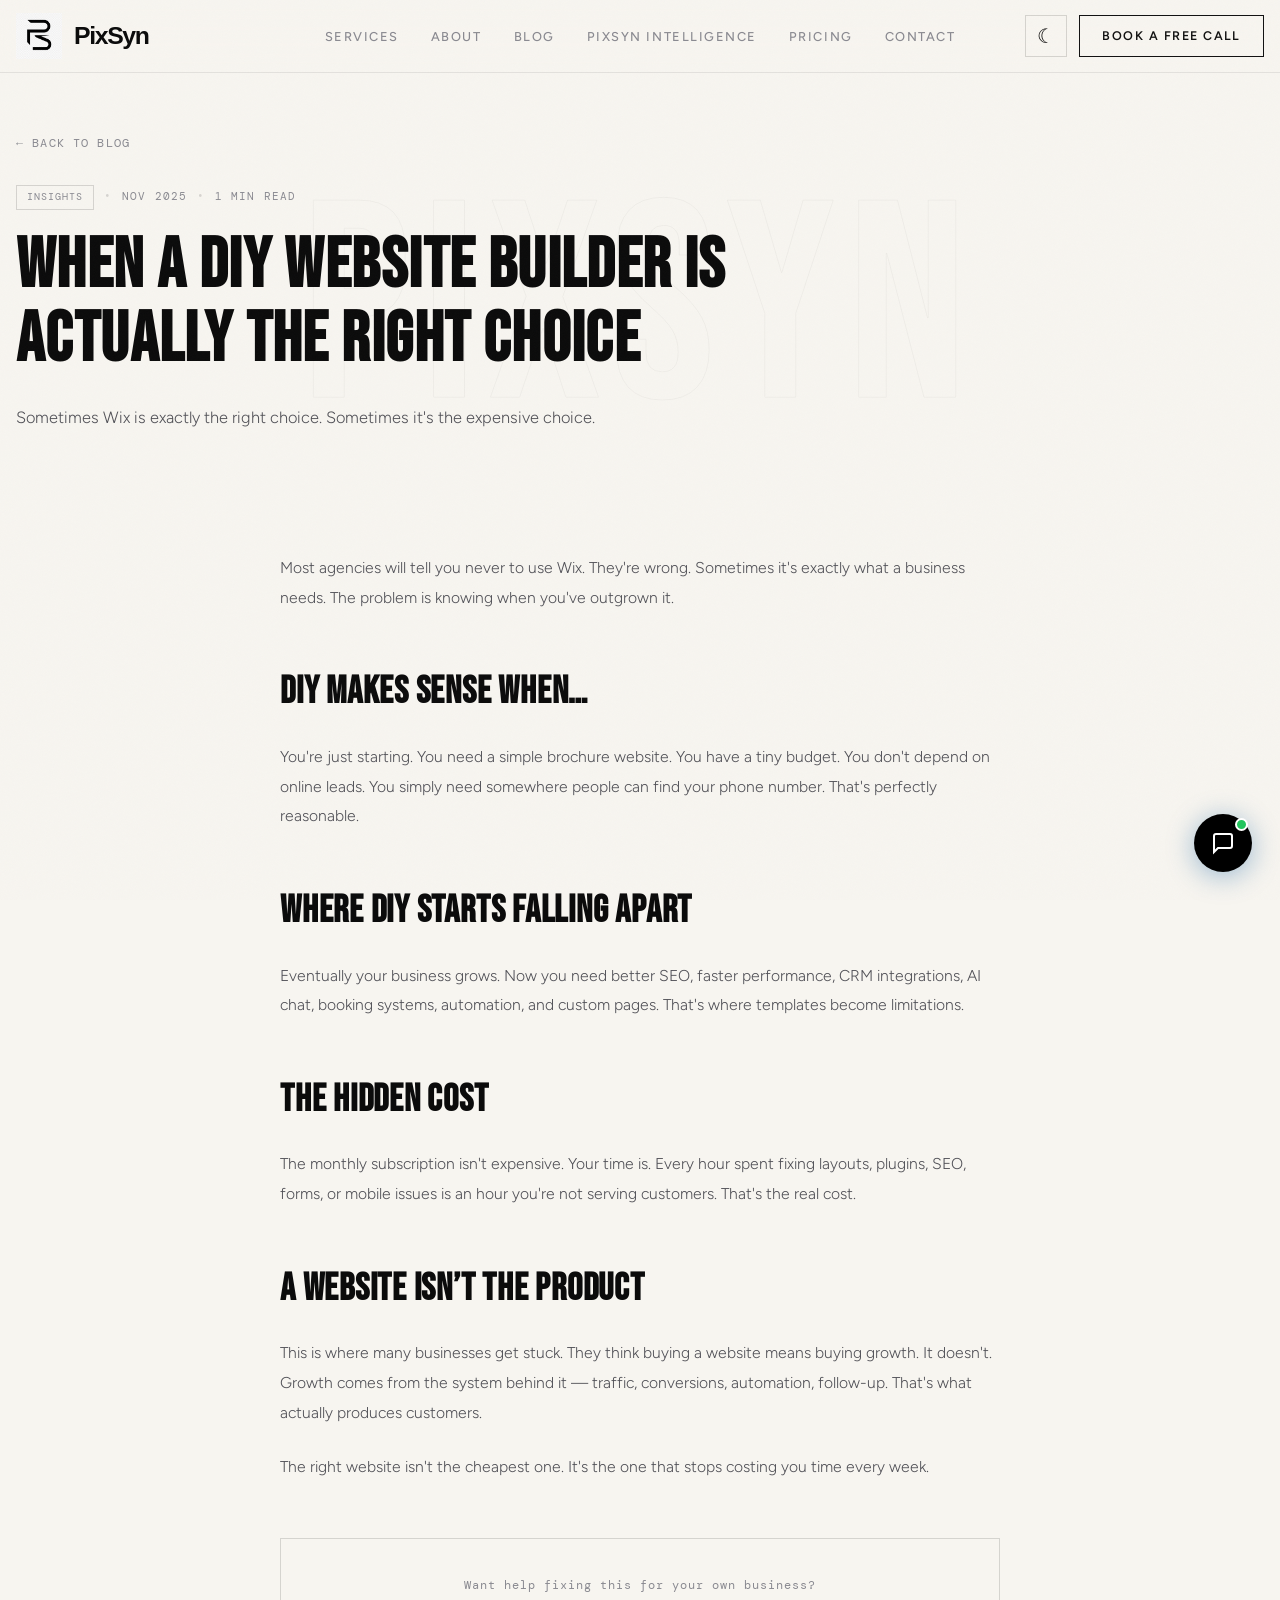
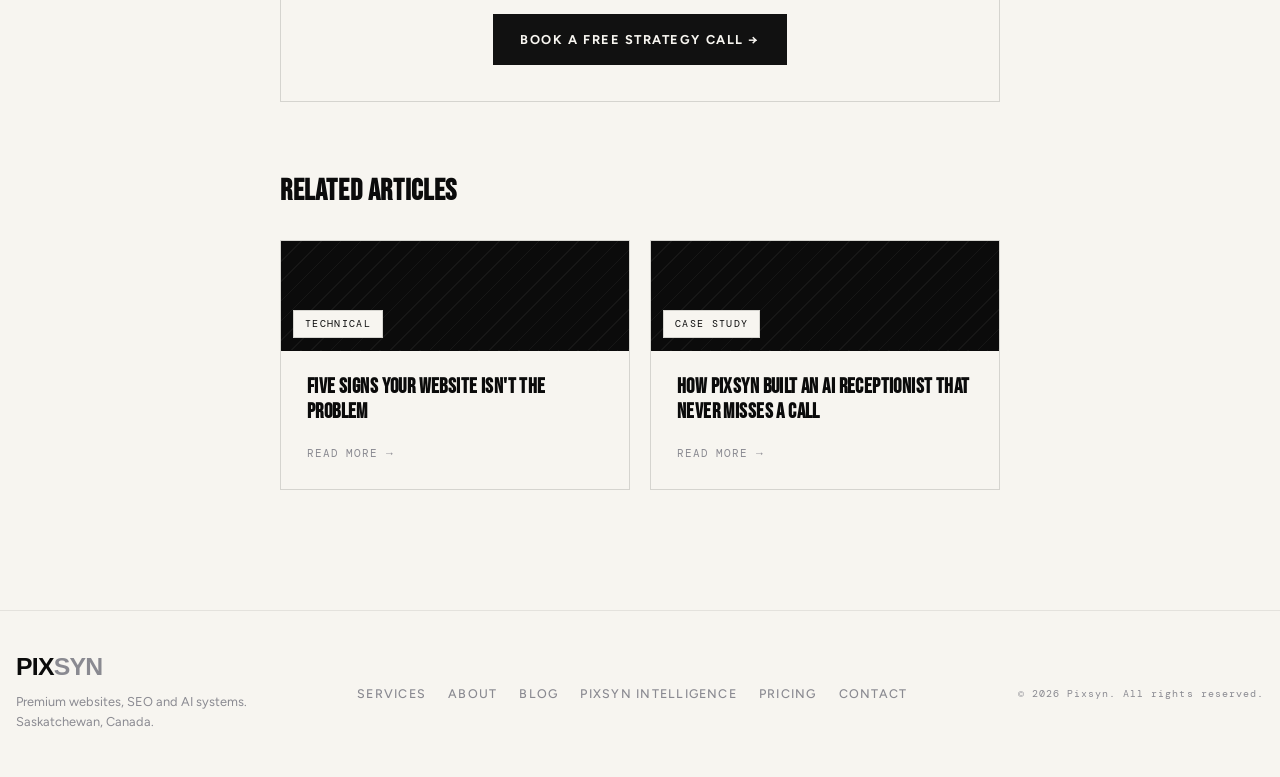
<file: blog-diy-website-cost.html>
<!DOCTYPE html>
<html lang="en">
<head>
  <meta charset="UTF-8" />
  <meta name="viewport" content="width=device-width, initial-scale=1.0" />
  <title>Should You Build Your Own Website or Hire a Professional? | Pixsyn</title>
  <meta name="google-site-verification" content="Lgkf16A8EU4ek6sT0yUxnqPzHOumpGakwAijNz4ITOw" />
  <meta name="description" content="DIY website builders are great for some businesses. Here's when they save money and when they start costing it."/>
  <meta name="author" content="Pixsyn"/>
  <meta property="og:title" content="Should You Build Your Own Website or Hire a Professional? | Pixsyn"/>
  <meta property="og:description" content="DIY website builders are great for some businesses. Here's when they save money and when they start costing it."/>
  <meta property="og:url" content="https://pixsyn.com/blog-diy-website-cost.html"/>
  <meta property="og:type" content="article"/>

  <link rel="preconnect" href="https://fonts.googleapis.com" />
  <link rel="preconnect" href="https://fonts.gstatic.com" crossorigin />
  <link href="https://fonts.googleapis.com/css2?family=Bebas+Neue&family=Instrument+Serif:ital@0;1&family=DM+Mono:wght@300;400&family=Figtree:wght@300;400;500;600&display=swap" rel="stylesheet" />
  <link rel="stylesheet" href="style.css" />
  <link rel="icon" type="image/png" sizes="32x32" href="favicon-32.png"/>
  <link rel="icon" type="image/png" sizes="64x64" href="favicon.png"/>
  <link rel="apple-touch-icon" sizes="180x180" href="logo.png"/>
</head>
<body>

  <!-- ── NAV ── -->
  <header class="nav-wrap">
    <div class="container">
      <nav class="nav">
        <a href="index.html#top" class="logo">
           <img src="logo.png" alt="PixSyn logo" class="logo-mark">
          <span class="logo-text">PixSyn</span>
        </a>

        <ul class="nav-links" id="navLinks">
          <li><a href="services.html">Services</a></li>
          <li><a href="about.html">About</a></li>
          <li><a href="blog.html">Blog</a></li>
          <li><a href="tools.html">Pixsyn Intelligence</a></li>
          <li><a href="index.html#pricing">Pricing</a></li>
          <li><a href="contact.html">Contact</a></li>
        </ul>
        <div class="nav-actions">
          <button class="theme-click" id="themeToggle" type="button" aria-label="Switch to night mode">
            <span id="themeText">☾</span>
          </button>
          <a href="index.html#contact" class="nav-cta">Book a Free Call</a>
        </div>
        <button class="hamburger" id="hamburger" aria-label="Toggle menu" aria-expanded="false">
          <span></span><span></span><span></span>
        </button>
      </nav>
    </div>
  </header>

  <!-- MOBILE MENU -->
  <div class="mobile-menu" id="mobileMenu" aria-hidden="true">
    <a href="services.html">Services</a>
    <a href="about.html">About</a>
    <a href="blog.html">Blog</a>
    <a href="tools.html">Pixsyn Intelligence</a>
    <a href="index.html#pricing">Pricing</a>
    <a href="contact.html">Contact</a>
  </div>

  <main id="top">

    <!-- ── ARTICLE HEADER ── -->
    <section class="article-header">
      <div class="hero-watermark" aria-hidden="true">PIXSYN</div>
      <div class="container" style="padding-top:56px; padding-bottom:64px;">
        <a href="blog.html" class="article-back">&larr; Back to Blog</a>
        <div class="blog-meta">
          <span class="tag">Insights</span>
          <span class="meta-dot">&bull;</span>
          <span class="meta-date">Nov 2025</span>
          <span class="meta-dot">&bull;</span>
          <span class="meta-read">1 min read</span>
        </div>
        <h1 class="article-title">When a DIY Website Builder Is Actually the Right Choice</h1>
        <p class="article-excerpt">Sometimes Wix is exactly the right choice. Sometimes it's the expensive choice.</p>
      </div>
    </section>

    <!-- ── ARTICLE BODY ── -->
    <section class="section" style="padding-top:0;">
      <div class="container">
        <div class="article-body">
          <p>Most agencies will tell you never to use Wix. They're wrong. Sometimes it's exactly what a business needs. The problem is knowing when you've outgrown it.</p>
          <h2>DIY Makes Sense When&hellip;</h2>
          <p>You're just starting. You need a simple brochure website. You have a tiny budget. You don't depend on online leads. You simply need somewhere people can find your phone number. That's perfectly reasonable.</p>
          <h2>Where DIY Starts Falling Apart</h2>
          <p>Eventually your business grows. Now you need better SEO, faster performance, CRM integrations, AI chat, booking systems, automation, and custom pages. That's where templates become limitations.</p>
          <h2>The Hidden Cost</h2>
          <p>The monthly subscription isn't expensive. Your time is. Every hour spent fixing layouts, plugins, SEO, forms, or mobile issues is an hour you're not serving customers. That's the real cost.</p>
          <h2>A Website Isn&rsquo;t the Product</h2>
          <p>This is where many businesses get stuck. They think buying a website means buying growth. It doesn't. Growth comes from the system behind it &mdash; traffic, conversions, automation, follow-up. That's what actually produces customers.</p>
          <p>The right website isn't the cheapest one. It's the one that stops costing you time every week.</p>

        </div>

        <div class="article-cta">
          <p>Want help fixing this for your own business?</p>
          <a href="index.html#contact" class="btn-primary">Book a free strategy call &rarr;</a>
        </div>

        <!-- ── RELATED ARTICLES ── -->
        <div class="related-section" style="max-width:720px; margin-left:auto; margin-right:auto;">
          <h3 class="related-heading">Related Articles</h3>
          <div class="related-grid">
            <a href="blog-automation-signs.html" class="related-card">
              <div class="related-thumb">
                <span class="blog-card-badge">Technical</span>
              </div>
              <div class="related-body">
                <h4>Five Signs Your Website Isn't the Problem</h4>
                <span class="related-read-more">Read More &rarr;</span>
              </div>
            </a>
            <a href="blog-ai-receptionist-case-study.html" class="related-card">
              <div class="related-thumb">
                <span class="blog-card-badge">Case Study</span>
              </div>
              <div class="related-body">
                <h4>How Pixsyn Built an AI Receptionist That Never Misses a Call</h4>
                <span class="related-read-more">Read More &rarr;</span>
              </div>
            </a>
          </div>
        </div>

      </div>
    </section>

  </main>

  <!-- ── FOOTER ── -->
  <footer class="footer">
    <div class="container footer-inner">
      <div class="footer-brand">
        <div class="logo">
          <span class="pix">PIX</span><span class="syn">SYN</span>
        </div>
        <p>Premium websites, SEO and AI systems.<br>Saskatchewan, Canada.</p>
      </div>
      <nav class="footer-links" aria-label="Footer navigation">
        <a href="services.html">Services</a>
        <a href="about.html">About</a>
        <a href="blog.html">Blog</a>
        <a href="tools.html">Pixsyn Intelligence</a>
        <a href="index.html#pricing">Pricing</a>
        <a href="contact.html">Contact</a>
      </nav>
      <div class="footer-copy">
        &copy; <span id="fyear"></span> Pixsyn. All rights reserved.
      </div>
    </div>
  </footer>

  <script src="main.js"></script>
</body>
</html>
</file>
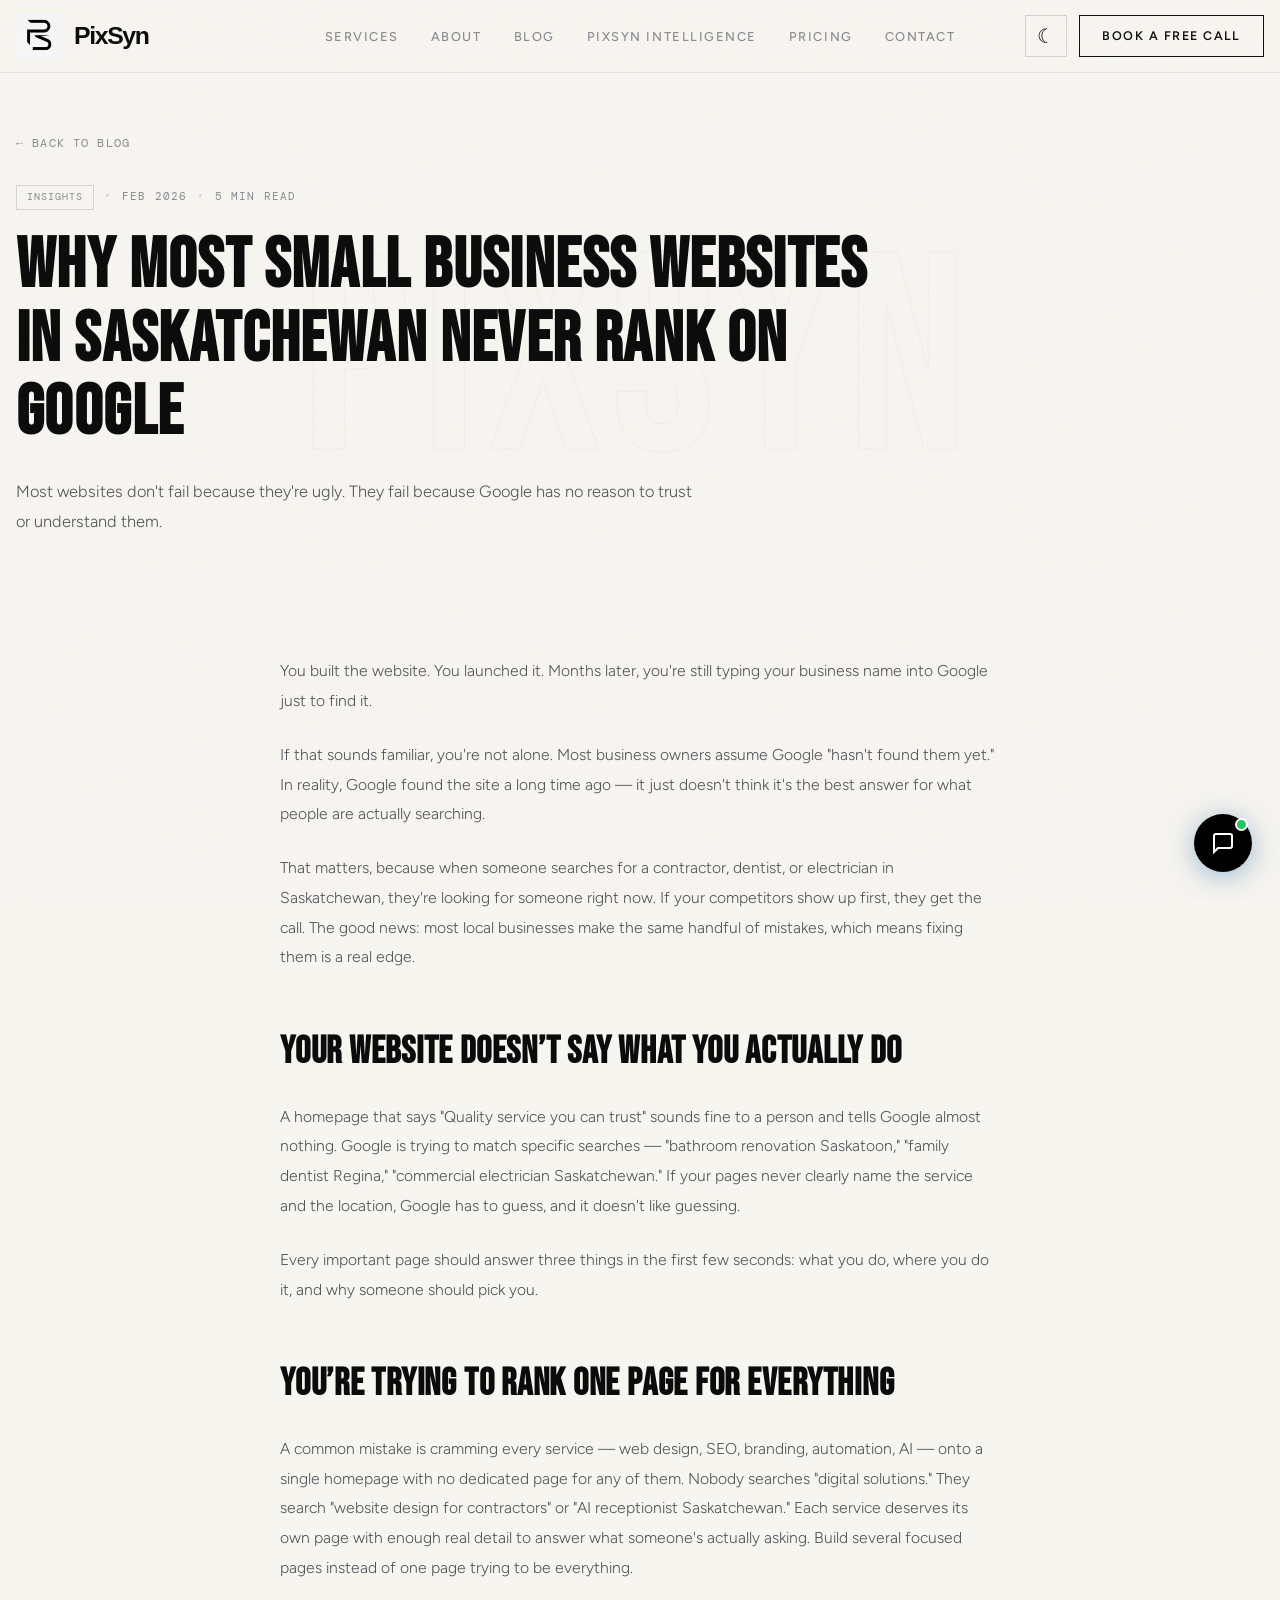
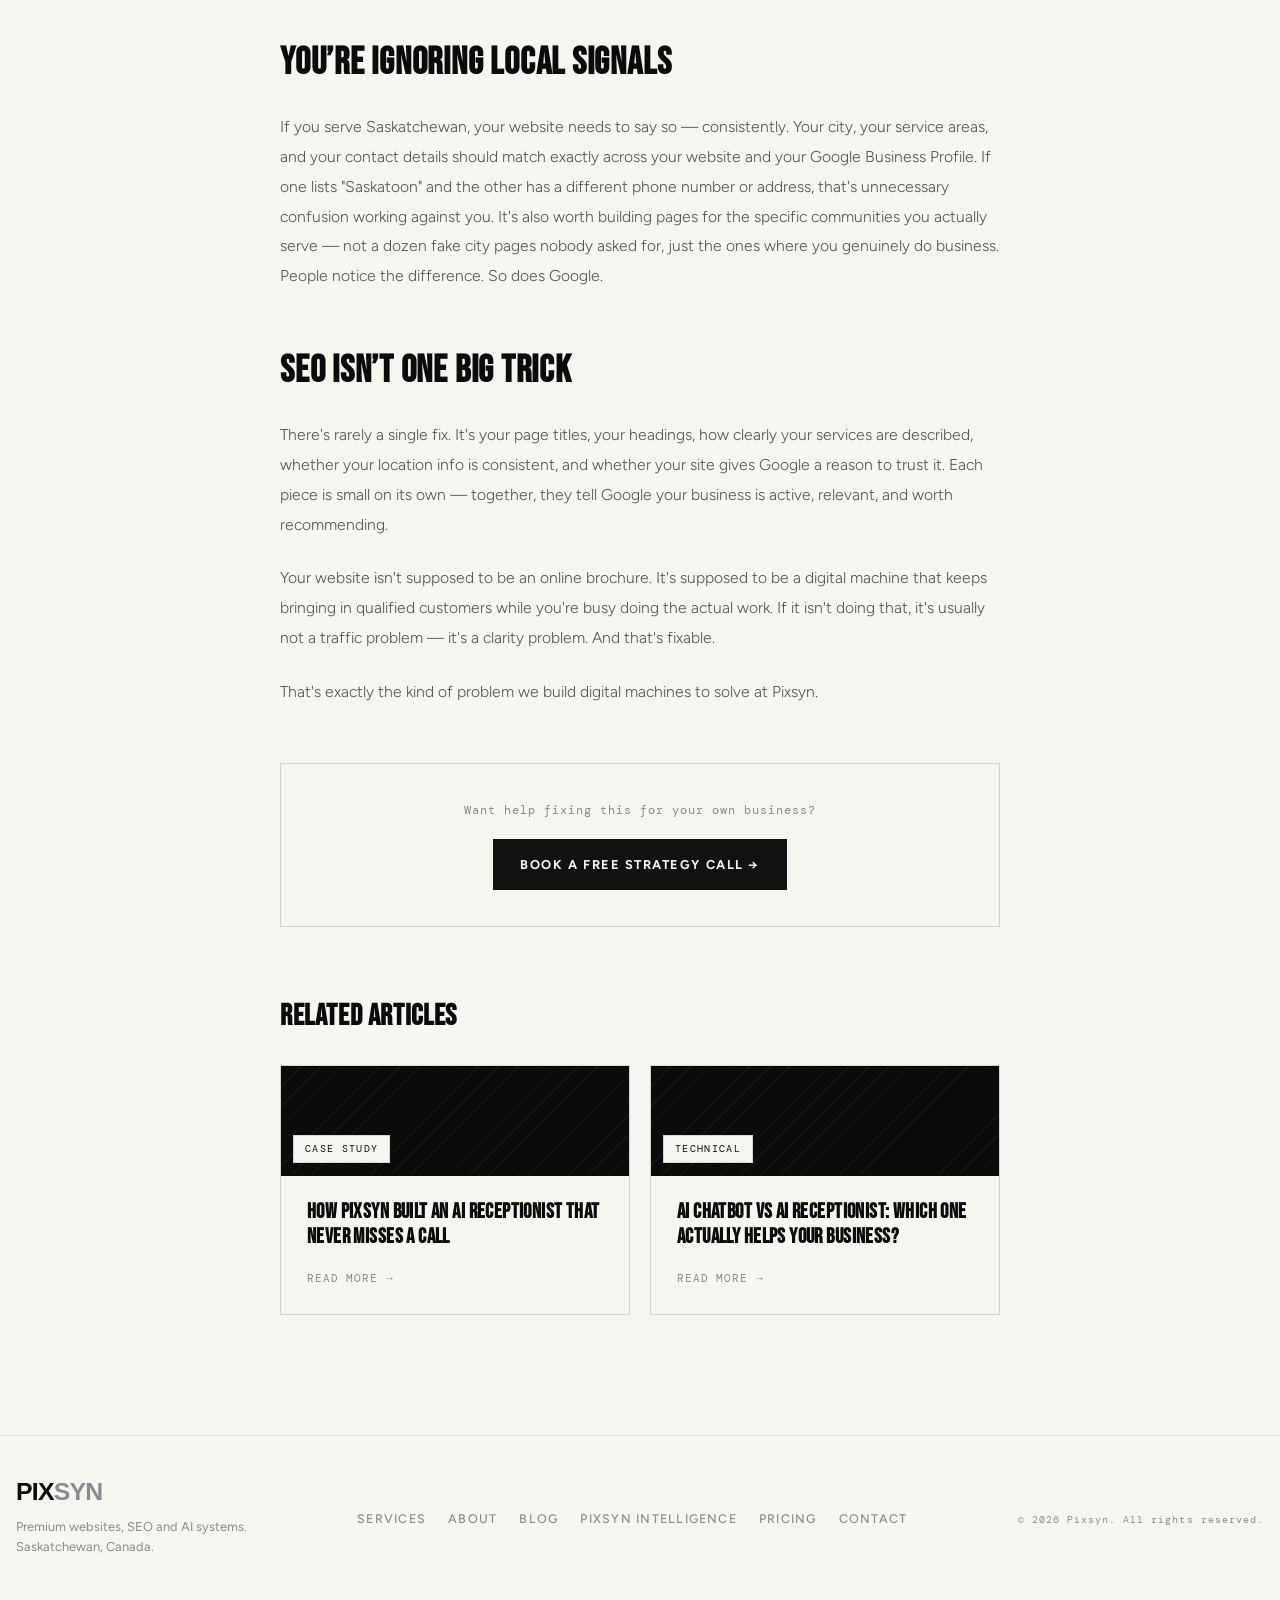
<file: blog-seo-ranking.html>
<!DOCTYPE html>
<html lang="en">
<head>
  <meta charset="UTF-8" />
  <meta name="viewport" content="width=device-width, initial-scale=1.0" />
  <title>Why Your Saskatchewan Business Website Isn't Ranking | Pixsyn</title>
  <meta name="google-site-verification" content="Lgkf16A8EU4ek6sT0yUxnqPzHOumpGakwAijNz4ITOw" />
  <meta name="description" content="Wondering why your website isn't showing up on Google? Here's why most Saskatchewan small business websites never rank and what to fix first."/>
  <meta name="author" content="Pixsyn"/>
  <meta property="og:title" content="Why Your Saskatchewan Business Website Isn't Ranking | Pixsyn"/>
  <meta property="og:description" content="Wondering why your website isn't showing up on Google? Here's why most Saskatchewan small business websites never rank and what to fix first."/>
  <meta property="og:url" content="https://pixsyn.com/blog-seo-ranking.html"/>
  <meta property="og:type" content="article"/>

  <link rel="preconnect" href="https://fonts.googleapis.com" />
  <link rel="preconnect" href="https://fonts.gstatic.com" crossorigin />
  <link href="https://fonts.googleapis.com/css2?family=Bebas+Neue&family=Instrument+Serif:ital@0;1&family=DM+Mono:wght@300;400&family=Figtree:wght@300;400;500;600&display=swap" rel="stylesheet" />
  <link rel="stylesheet" href="style.css" />
  <link rel="icon" type="image/png" sizes="32x32" href="favicon-32.png"/>
  <link rel="icon" type="image/png" sizes="64x64" href="favicon.png"/>
  <link rel="apple-touch-icon" sizes="180x180" href="logo.png"/>
</head>
<body>

  <!-- ── NAV ── -->
  <header class="nav-wrap">
    <div class="container">
      <nav class="nav">
        <a href="index.html#top" class="logo">
           <img src="logo.png" alt="PixSyn logo" class="logo-mark">
          <span class="logo-text">PixSyn</span>
        </a>

        <ul class="nav-links" id="navLinks">
          <li><a href="services.html">Services</a></li>
          <li><a href="about.html">About</a></li>
          <li><a href="blog.html">Blog</a></li>
          <li><a href="tools.html">Pixsyn Intelligence</a></li>
          <li><a href="index.html#pricing">Pricing</a></li>
          <li><a href="contact.html">Contact</a></li>
        </ul>
        <div class="nav-actions">
          <button class="theme-click" id="themeToggle" type="button" aria-label="Switch to night mode">
            <span id="themeText">☾</span>
          </button>
          <a href="index.html#contact" class="nav-cta">Book a Free Call</a>
        </div>
        <button class="hamburger" id="hamburger" aria-label="Toggle menu" aria-expanded="false">
          <span></span><span></span><span></span>
        </button>
      </nav>
    </div>
  </header>

  <!-- MOBILE MENU -->
  <div class="mobile-menu" id="mobileMenu" aria-hidden="true">
    <a href="services.html">Services</a>
    <a href="about.html">About</a>
    <a href="blog.html">Blog</a>
    <a href="tools.html">Pixsyn Intelligence</a>
    <a href="index.html#pricing">Pricing</a>
    <a href="contact.html">Contact</a>
  </div>

  <main id="top">

    <!-- ── ARTICLE HEADER ── -->
    <section class="article-header">
      <div class="hero-watermark" aria-hidden="true">PIXSYN</div>
      <div class="container" style="padding-top:56px; padding-bottom:64px;">
        <a href="blog.html" class="article-back">&larr; Back to Blog</a>
        <div class="blog-meta">
          <span class="tag">Insights</span>
          <span class="meta-dot">&bull;</span>
          <span class="meta-date">Feb 2026</span>
          <span class="meta-dot">&bull;</span>
          <span class="meta-read">5 min read</span>
        </div>
        <h1 class="article-title">Why Most Small Business Websites in Saskatchewan Never Rank on Google</h1>
        <p class="article-excerpt">Most websites don't fail because they're ugly. They fail because Google has no reason to trust or understand them.</p>
      </div>
    </section>

    <!-- ── ARTICLE BODY ── -->
    <section class="section" style="padding-top:0;">
      <div class="container">
        <div class="article-body">
          <p>You built the website. You launched it. Months later, you're still typing your business name into Google just to find it.</p>
          <p>If that sounds familiar, you're not alone. Most business owners assume Google "hasn't found them yet." In reality, Google found the site a long time ago &mdash; it just doesn't think it's the best answer for what people are actually searching.</p>
          <p>That matters, because when someone searches for a contractor, dentist, or electrician in Saskatchewan, they're looking for someone right now. If your competitors show up first, they get the call. The good news: most local businesses make the same handful of mistakes, which means fixing them is a real edge.</p>
          <h2>Your Website Doesn&rsquo;t Say What You Actually Do</h2>
          <p>A homepage that says "Quality service you can trust" sounds fine to a person and tells Google almost nothing. Google is trying to match specific searches &mdash; "bathroom renovation Saskatoon," "family dentist Regina," "commercial electrician Saskatchewan." If your pages never clearly name the service and the location, Google has to guess, and it doesn't like guessing.</p>
          <p>Every important page should answer three things in the first few seconds: what you do, where you do it, and why someone should pick you.</p>
          <h2>You&rsquo;re Trying to Rank One Page for Everything</h2>
          <p>A common mistake is cramming every service &mdash; web design, SEO, branding, automation, AI &mdash; onto a single homepage with no dedicated page for any of them. Nobody searches "digital solutions." They search "website design for contractors" or "AI receptionist Saskatchewan." Each service deserves its own page with enough real detail to answer what someone's actually asking. Build several focused pages instead of one page trying to be everything.</p>
          <h2>You&rsquo;re Ignoring Local Signals</h2>
          <p>If you serve Saskatchewan, your website needs to say so &mdash; consistently. Your city, your service areas, and your contact details should match exactly across your website and your Google Business Profile. If one lists "Saskatoon" and the other has a different phone number or address, that's unnecessary confusion working against you. It's also worth building pages for the specific communities you actually serve &mdash; not a dozen fake city pages nobody asked for, just the ones where you genuinely do business. People notice the difference. So does Google.</p>
          <h2>SEO Isn&rsquo;t One Big Trick</h2>
          <p>There's rarely a single fix. It's your page titles, your headings, how clearly your services are described, whether your location info is consistent, and whether your site gives Google a reason to trust it. Each piece is small on its own &mdash; together, they tell Google your business is active, relevant, and worth recommending.</p>
          <p>Your website isn't supposed to be an online brochure. It's supposed to be a digital machine that keeps bringing in qualified customers while you're busy doing the actual work. If it isn't doing that, it's usually not a traffic problem &mdash; it's a clarity problem. And that's fixable.</p>
          <p>That's exactly the kind of problem we build digital machines to solve at Pixsyn.</p>

        </div>

        <div class="article-cta">
          <p>Want help fixing this for your own business?</p>
          <a href="index.html#contact" class="btn-primary">Book a free strategy call &rarr;</a>
        </div>

        <!-- ── RELATED ARTICLES ── -->
        <div class="related-section" style="max-width:720px; margin-left:auto; margin-right:auto;">
          <h3 class="related-heading">Related Articles</h3>
          <div class="related-grid">
            <a href="blog-ai-receptionist-case-study.html" class="related-card">
              <div class="related-thumb">
                <span class="blog-card-badge">Case Study</span>
              </div>
              <div class="related-body">
                <h4>How Pixsyn Built an AI Receptionist That Never Misses a Call</h4>
                <span class="related-read-more">Read More &rarr;</span>
              </div>
            </a>
            <a href="blog-chatbot-vs-receptionist.html" class="related-card">
              <div class="related-thumb">
                <span class="blog-card-badge">Technical</span>
              </div>
              <div class="related-body">
                <h4>AI Chatbot vs AI Receptionist: Which One Actually Helps Your Business?</h4>
                <span class="related-read-more">Read More &rarr;</span>
              </div>
            </a>
          </div>
        </div>

      </div>
    </section>

  </main>

  <!-- ── FOOTER ── -->
  <footer class="footer">
    <div class="container footer-inner">
      <div class="footer-brand">
        <div class="logo">
          <span class="pix">PIX</span><span class="syn">SYN</span>
        </div>
        <p>Premium websites, SEO and AI systems.<br>Saskatchewan, Canada.</p>
      </div>
      <nav class="footer-links" aria-label="Footer navigation">
        <a href="services.html">Services</a>
        <a href="about.html">About</a>
        <a href="blog.html">Blog</a>
        <a href="tools.html">Pixsyn Intelligence</a>
        <a href="index.html#pricing">Pricing</a>
        <a href="contact.html">Contact</a>
      </nav>
      <div class="footer-copy">
        &copy; <span id="fyear"></span> Pixsyn. All rights reserved.
      </div>
    </div>
  </footer>

  <script src="main.js"></script>
</body>
</html>
</file>
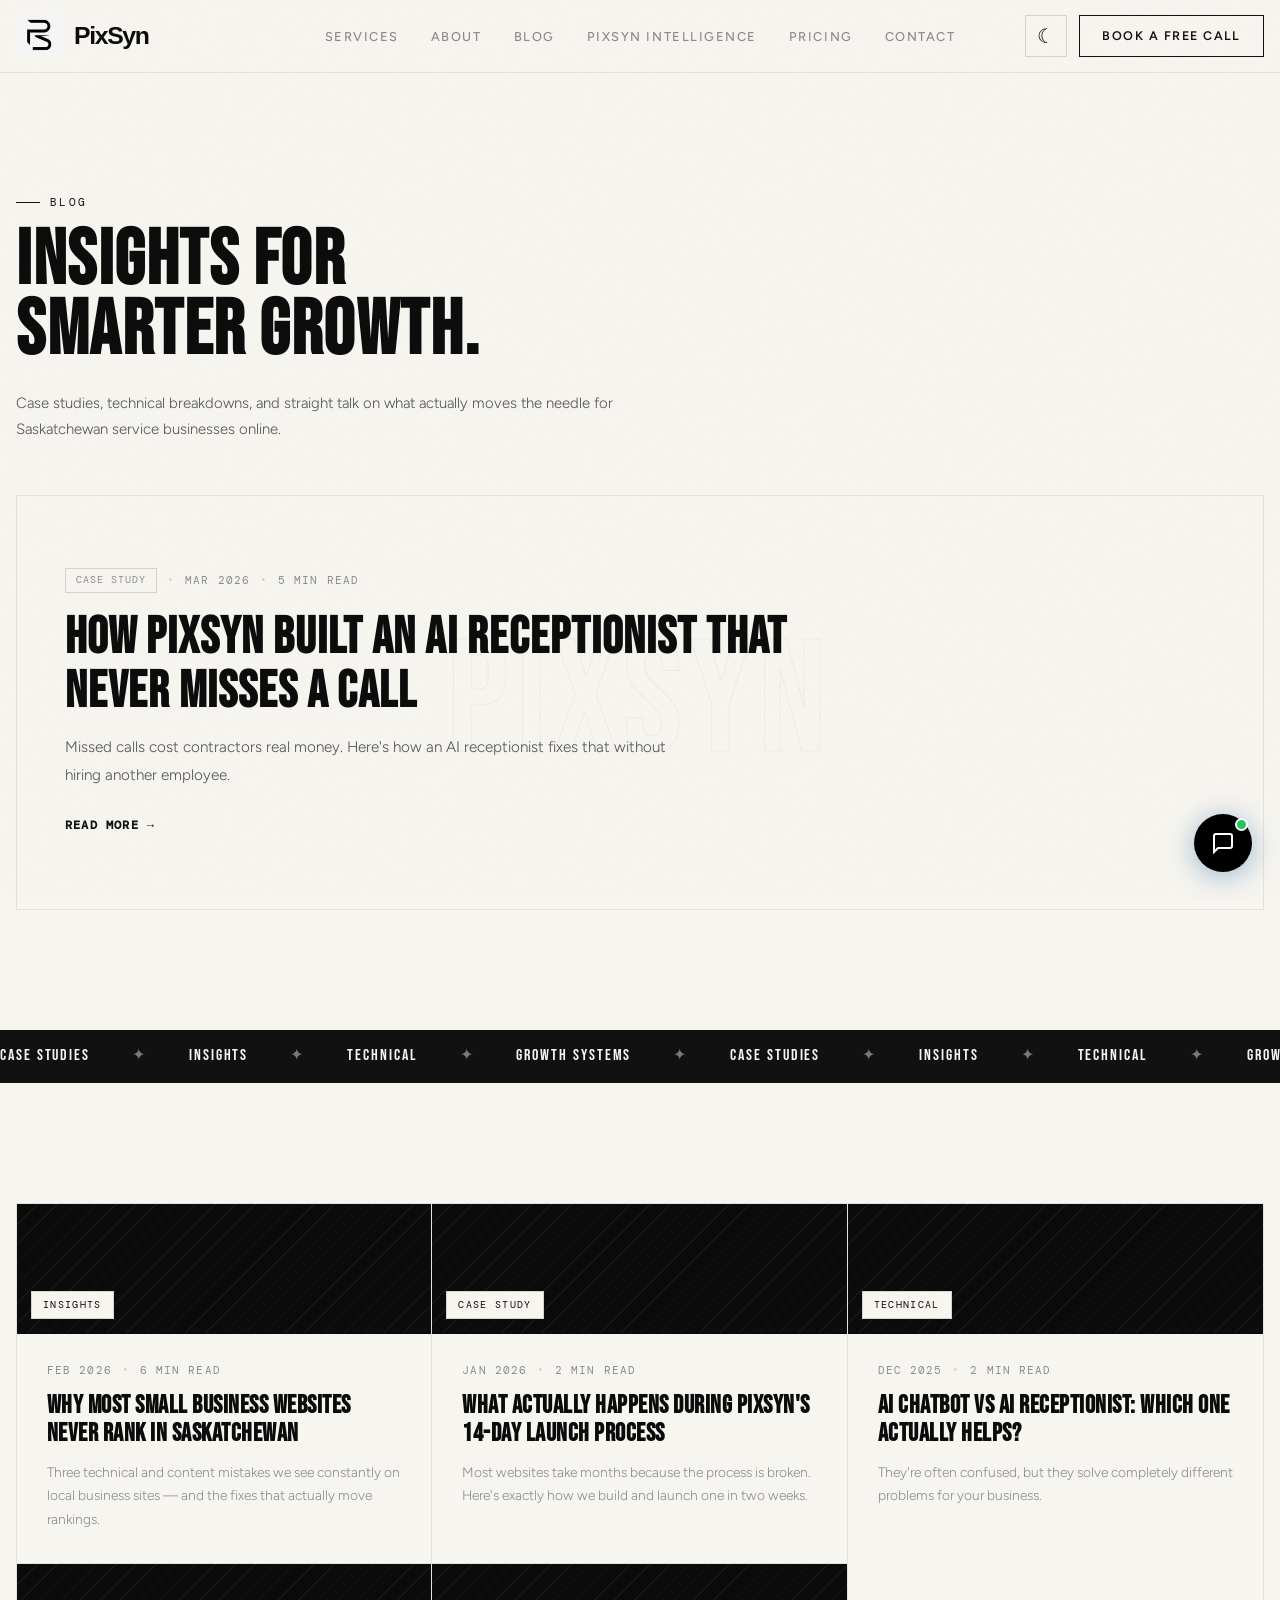
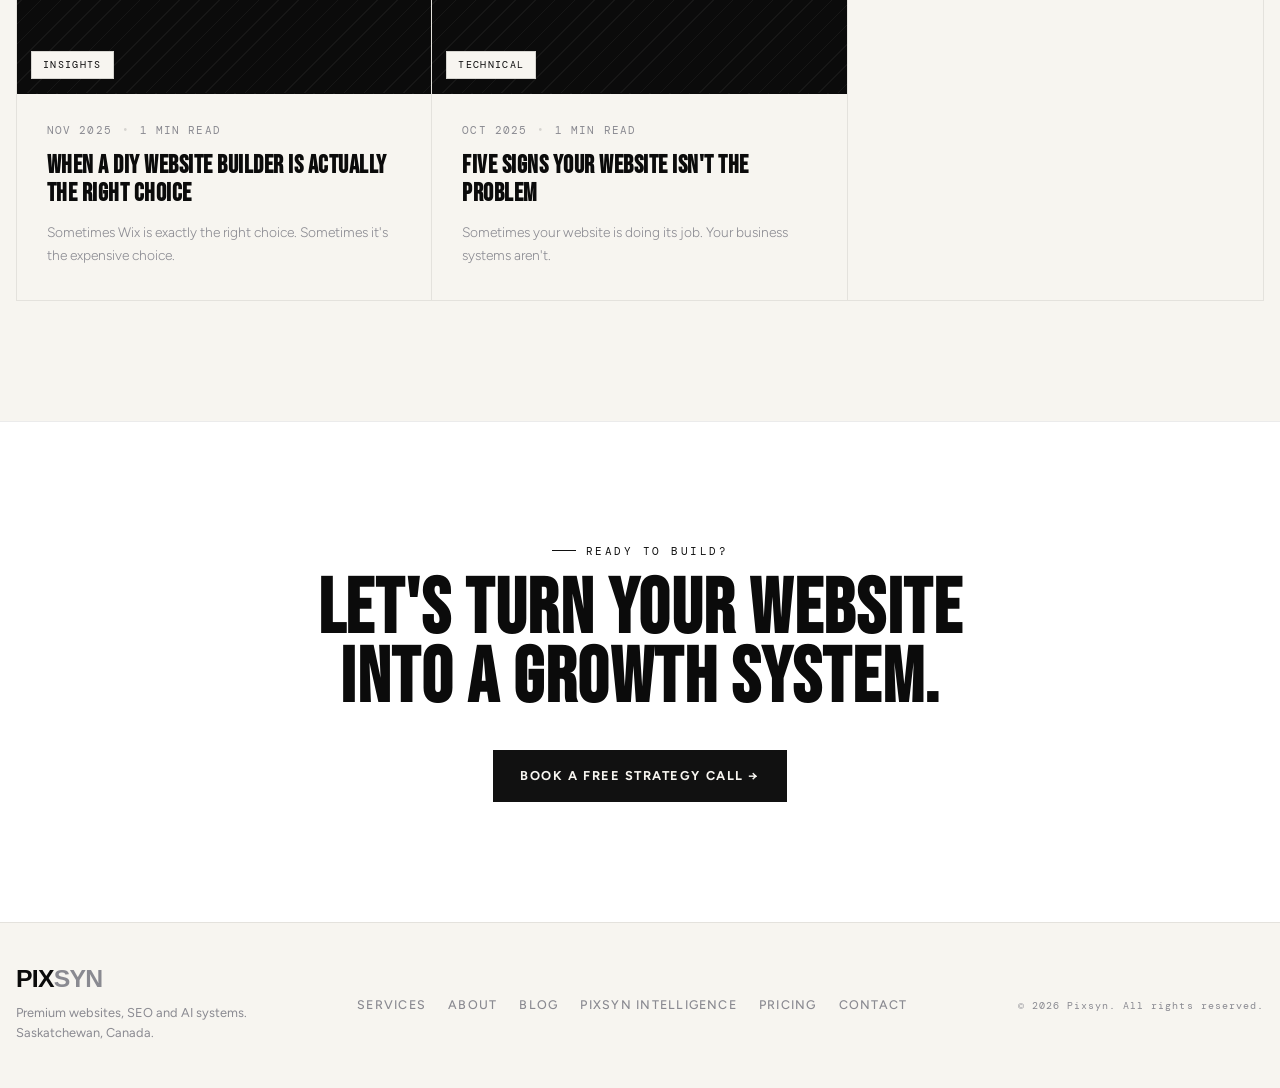
<file: blog.html>
<!DOCTYPE html>
<html lang="en">
<head>
  <meta charset="UTF-8" />
  <meta name="viewport" content="width=device-width, initial-scale=1.0" />
  <title>Blog — Pixsyn | Web Design, SEO & AI Insights for Saskatchewan Business</title>
  <meta name="google-site-verification" content="Lgkf16A8EU4ek6sT0yUxnqPzHOumpGakwAijNz4ITOw" />
  <meta name="description" content="Practical insights on websites, local SEO, and AI systems for Saskatchewan small and service businesses — case studies, technical breakdowns, and straight advice."/>
  <meta name="keywords" content="Saskatchewan business blog, web design tips, local SEO Saskatchewan, AI receptionist case study, small business automation"/>
  <meta name="author" content="Pixsyn"/>
  <meta property="og:title" content="Pixsyn Blog — Web Design, SEO & AI Insights"/>
  <meta property="og:description" content="Case studies, technical breakdowns, and straight talk on growing a Saskatchewan business online."/>
  <meta property="og:url" content="https://pixsyn.com/blog.html"/>
  <meta property="og:type" content="website"/>

  <link rel="preconnect" href="https://fonts.googleapis.com" />
  <link rel="preconnect" href="https://fonts.gstatic.com" crossorigin />
  <link href="https://fonts.googleapis.com/css2?family=Bebas+Neue&family=Instrument+Serif:ital@0;1&family=DM+Mono:wght@300;400&family=Figtree:wght@300;400;500;600&display=swap" rel="stylesheet" />
  <link rel="stylesheet" href="style.css" />
  <link rel="icon" type="image/png" sizes="32x32" href="favicon-32.png"/>
  <link rel="icon" type="image/png" sizes="64x64" href="favicon.png"/>
  <link rel="apple-touch-icon" sizes="180x180" href="logo.png"/>
</head>
<body>

  <!-- ── NAV ── -->
  <header class="nav-wrap">
    <div class="container">
      <nav class="nav">
        <a href="index.html#top" class="logo">
           <img src="logo.png" alt="PixSyn logo" class="logo-mark">
          <span class="logo-text">PixSyn</span>
        </a>

        <ul class="nav-links" id="navLinks">
          <li><a href="services.html">Services</a></li>
          <li><a href="about.html">About</a></li>
          <li><a href="blog.html" aria-current="page">Blog</a></li>
          <li><a href="tools.html">Pixsyn Intelligence</a></li>
          <li><a href="index.html#pricing">Pricing</a></li>
          <li><a href="contact.html" aria-current="page">Contact</a></li>
        </ul>

        <div class="nav-actions">
          <button class="theme-click" id="themeToggle" type="button" aria-label="Switch to night mode">
            <span id="themeText">☾</span>
          </button>

          <a href="index.html#contact" class="nav-cta">Book a Free Call</a>
        </div>

        <button class="hamburger" id="hamburger" aria-label="Toggle menu" aria-expanded="false">
          <span></span><span></span><span></span>
        </button>
      </nav>
    </div>
  </header>

  <!-- MOBILE MENU -->
  <div class="mobile-menu" id="mobileMenu" aria-hidden="true">
    <a href="services.html">Services</a>
    <a href="about.html">About</a>
    <a href="blog.html">Blog</a>
    <a href="tools.html">Pixsyn Intelligence</a>
    <a href="index.html#pricing">Pricing</a>
    <a href="contact.html">Contact</a>
  </div>

  <main id="top">

    <!-- ── BLOG HEADER + FEATURED POST ── -->
    <section class="section blog-featured-section">
      <div class="container">
        <div class="eyebrow">Blog</div>
        <h1 class="section-title">INSIGHTS FOR<br>SMARTER GROWTH.</h1>
        <p class="section-desc blog-intro">
          Case studies, technical breakdowns, and straight talk on what actually
          moves the needle for Saskatchewan service businesses online.
        </p>

        <a href="blog-ai-receptionist-case-study.html" class="blog-hero-card js-reveal">
          <div class="hero-watermark" aria-hidden="true">PIXSYN</div>
          <div class="blog-hero-body">
            <div class="blog-meta">
              <span class="tag">Case Study</span>
              <span class="meta-dot">&bull;</span>
              <span class="meta-date">Mar 2026</span>
              <span class="meta-dot">&bull;</span>
              <span class="meta-read">5 min read</span>
            </div>
            <h2 class="blog-hero-title">
              How Pixsyn Built an AI Receptionist That Never Misses a Call
            </h2>
            <p class="blog-hero-excerpt">
              Missed calls cost contractors real money. Here's how an AI receptionist
              fixes that without hiring another employee.
            </p>
            <span class="blog-read-more">Read More <span class="arrow">&rarr;</span></span>
          </div>
        </a>
      </div>
    </section>

    <!-- ── ORANGE MARQUEE ── -->
    <div class="marquee-bar" aria-hidden="true">
      <div class="marquee-track">
        <div class="marquee-group">
          <span>Case Studies</span><span class="mdot">✦</span>
          <span>Insights</span><span class="mdot">✦</span>
          <span>Technical</span><span class="mdot">✦</span>
          <span>Growth Systems</span><span class="mdot">✦</span>
        </div>
        <div class="marquee-group">
          <span>Case Studies</span><span class="mdot">✦</span>
          <span>Insights</span><span class="mdot">✦</span>
          <span>Technical</span><span class="mdot">✦</span>
          <span>Growth Systems</span><span class="mdot">✦</span>
        </div>
        <div class="marquee-group">
          <span>Case Studies</span><span class="mdot">✦</span>
          <span>Insights</span><span class="mdot">✦</span>
          <span>Technical</span><span class="mdot">✦</span>
          <span>Growth Systems</span><span class="mdot">✦</span>
        </div>
      </div>
    </div>

    <!-- ── BLOG GRID ── -->
    <section class="section blog-grid-section">
      <div class="container">

        <div class="blog-grid">

          <a href="blog-seo-ranking.html" class="blog-card js-reveal">
            <div class="blog-card-media">
              <span class="blog-card-badge">Insights</span>
            </div>
            <div class="blog-card-body">
              <div class="blog-meta small">
                <span class="meta-date">Feb 2026</span>
                <span class="meta-dot">&bull;</span>
                <span class="meta-read">6 min read</span>
              </div>
              <h3>Why Most Small Business Websites Never Rank in Saskatchewan</h3>
              <p>
                Three technical and content mistakes we see constantly on local
                business sites — and the fixes that actually move rankings.
              </p>
            </div>
          </a>

          <a href="blog-14-day-launch-process.html" class="blog-card js-reveal">
            <div class="blog-card-media">
              <span class="blog-card-badge">Case Study</span>
            </div>
            <div class="blog-card-body">
              <div class="blog-meta small">
                <span class="meta-date">Jan 2026</span>
                <span class="meta-dot">&bull;</span>
                <span class="meta-read">2 min read</span>
              </div>
              <h3>What Actually Happens During Pixsyn's 14-Day Launch Process</h3>
              <p>
                Most websites take months because the process is broken. Here's
                exactly how we build and launch one in two weeks.
              </p>
            </div>
          </a>

          <a href="blog-chatbot-vs-receptionist.html" class="blog-card js-reveal">
            <div class="blog-card-media">
              <span class="blog-card-badge">Technical</span>
            </div>
            <div class="blog-card-body">
              <div class="blog-meta small">
                <span class="meta-date">Dec 2025</span>
                <span class="meta-dot">&bull;</span>
                <span class="meta-read">2 min read</span>
              </div>
              <h3>AI Chatbot vs AI Receptionist: Which One Actually Helps?</h3>
              <p>
                They're often confused, but they solve completely different
                problems for your business.
              </p>
            </div>
          </a>

          <a href="blog-diy-website-cost.html" class="blog-card js-reveal">
            <div class="blog-card-media">
              <span class="blog-card-badge">Insights</span>
            </div>
            <div class="blog-card-body">
              <div class="blog-meta small">
                <span class="meta-date">Nov 2025</span>
                <span class="meta-dot">&bull;</span>
                <span class="meta-read">1 min read</span>
              </div>
              <h3>When a DIY Website Builder Is Actually the Right Choice</h3>
              <p>
                Sometimes Wix is exactly the right choice. Sometimes it's the
                expensive choice.
              </p>
            </div>
          </a>

          <a href="blog-automation-signs.html" class="blog-card js-reveal">
            <div class="blog-card-media">
              <span class="blog-card-badge">Technical</span>
            </div>
            <div class="blog-card-body">
              <div class="blog-meta small">
                <span class="meta-date">Oct 2025</span>
                <span class="meta-dot">&bull;</span>
                <span class="meta-read">1 min read</span>
              </div>
              <h3>Five Signs Your Website Isn't the Problem</h3>
              <p>
                Sometimes your website is doing its job. Your business
                systems aren't.
              </p>
            </div>
          </a>

        </div>

      </div>
    </section>

    <!-- ── BLOG CTA ── -->
    <section class="section about-cta-section">
      <div class="container about-cta-inner">
        <div class="eyebrow" style="justify-content:center;">Ready To Build?</div>
        <h2 class="section-title about-cta-title">
          LET'S TURN YOUR WEBSITE<br>INTO A GROWTH SYSTEM.
        </h2>
        <a href="index.html#contact" class="btn-primary about-cta-btn">Book a free strategy call &rarr;</a>
      </div>
    </section>

  </main>

  <!-- ── FOOTER ── -->
  <footer class="footer">
    <div class="container footer-inner">
      <div class="footer-brand">
        <div class="logo">
          <span class="pix">PIX</span><span class="syn">SYN</span>
        </div>
        <p>Premium websites, SEO and AI systems.<br>Saskatchewan, Canada.</p>
      </div>
      <nav class="footer-links" aria-label="Footer navigation">
        <a href="services.html">Services</a>
        <a href="about.html">About</a>
        <a href="blog.html">Blog</a>
        <a href="tools.html">Pixsyn Intelligence</a>
        <a href="index.html#pricing">Pricing</a>
        <a href="contact.html">Contact</a>
      </nav>
      <div class="footer-copy">
        &copy; <span id="fyear"></span> Pixsyn. All rights reserved.
      </div>
    </div>
  </footer>

  <script src="main.js"></script>
</body>
</html>
</file>
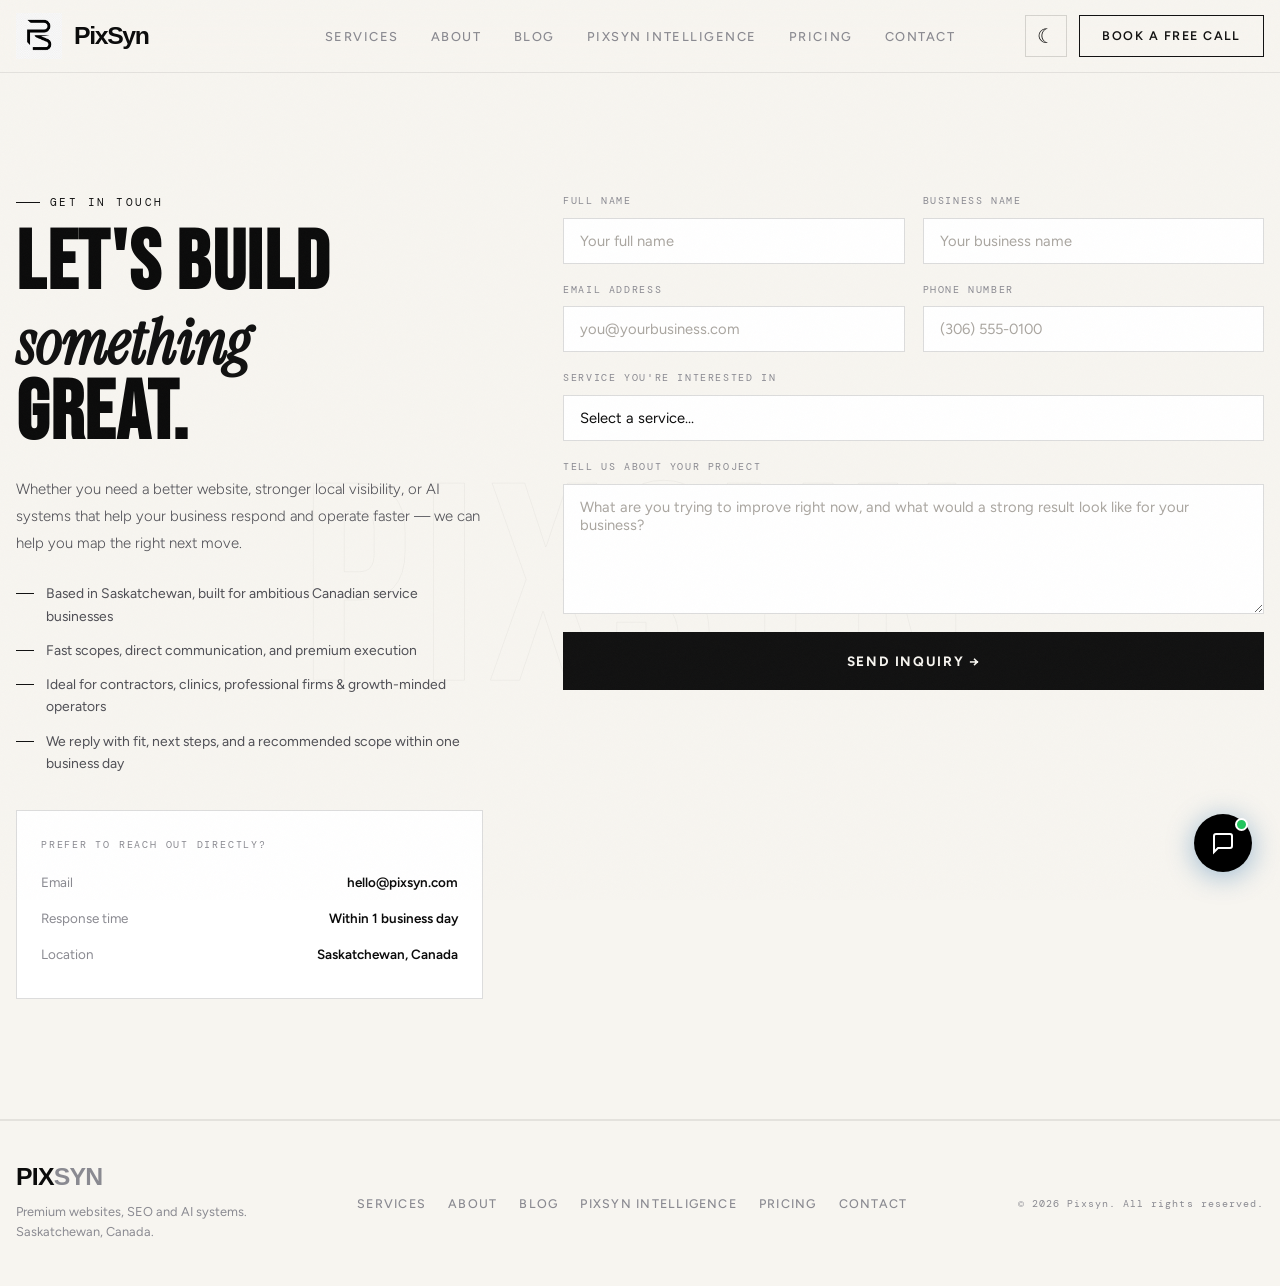
<file: contact.html>
<!DOCTYPE html>
<html lang="en">
<head>
  <meta charset="UTF-8" />
  <meta name="viewport" content="width=device-width, initial-scale=1.0" />
  <title>Contact — Pixsyn | Book a Free Strategy Call</title>
  <meta name="google-site-verification" content="Lgkf16A8EU4ek6sT0yUxnqPzHOumpGakwAijNz4ITOw" />
  <meta name="description" content="Get in touch with Pixsyn — book a free strategy call to talk website design, local SEO, or AI systems for your Saskatchewan business."/>
  <meta name="keywords" content="contact Pixsyn, Saskatchewan web design contact, book a strategy call, Saskatoon digital agency contact"/>
  <meta name="author" content="Pixsyn"/>
  <meta property="og:title" content="Contact — Pixsyn"/>
  <meta property="og:description" content="Book a free strategy call with Pixsyn — websites, local SEO, and AI systems for Saskatchewan businesses."/>
  <meta property="og:url" content="https://pixsyn.com/contact.html"/>
  <meta property="og:type" content="website"/>

  <link rel="preconnect" href="https://fonts.googleapis.com" />
  <link rel="preconnect" href="https://fonts.gstatic.com" crossorigin />
  <link href="https://fonts.googleapis.com/css2?family=Bebas+Neue&family=Instrument+Serif:ital@0;1&family=DM+Mono:wght@300;400&family=Figtree:wght@300;400;500;600&display=swap" rel="stylesheet" />
  <link rel="stylesheet" href="style.css" />
  <link rel="icon" type="image/png" sizes="32x32" href="favicon-32.png"/>
  <link rel="icon" type="image/png" sizes="64x64" href="favicon.png"/>
  <link rel="apple-touch-icon" sizes="180x180" href="logo.png"/>
</head>
<body>

  <!-- ── NAV ── -->
  <header class="nav-wrap">
    <div class="container">
      <nav class="nav">
        <a href="index.html#top" class="logo">
           <img src="logo.png" alt="PixSyn logo" class="logo-mark">
          <span class="logo-text">PixSyn</span>
        </a>

        <ul class="nav-links" id="navLinks">
          <li><a href="services.html">Services</a></li>
          <li><a href="about.html">About</a></li>
          <li><a href="blog.html">Blog</a></li>
          <li><a href="tools.html">Pixsyn Intelligence</a></li>
          <li><a href="index.html#pricing">Pricing</a></li>
          <li><a href="contact.html" aria-current="page">Contact</a></li>
        </ul>

        <div class="nav-actions">
          <button class="theme-click" id="themeToggle" type="button" aria-label="Switch to night mode">
            <span id="themeText">☾</span>
          </button>
          <a href="contact.html" class="nav-cta">Book a Free Call</a>
        </div>

        <button class="hamburger" id="hamburger" aria-label="Toggle menu" aria-expanded="false">
          <span></span><span></span><span></span>
        </button>
      </nav>
    </div>
  </header>

  <!-- MOBILE MENU -->
  <div class="mobile-menu" id="mobileMenu" aria-hidden="true">
    <a href="services.html">Services</a>
    <a href="about.html">About</a>
    <a href="blog.html">Blog</a>
    <a href="tools.html">Pixsyn Intelligence</a>
    <a href="index.html#pricing">Pricing</a>
    <a href="contact.html">Contact</a>
  </div>

  <main id="top">

    <!-- ── CONTACT ── -->
    <section class="section hero" style="min-height:auto; border-bottom:1px solid var(--border);">
      <div class="hero-watermark" aria-hidden="true">PIXSYN</div>
      <div class="container" style="position:relative; z-index:1;">
        <div class="contact-grid">

          <div class="contact-left">
            <div class="eyebrow">Get In Touch</div>
            <h1 class="contact-title">
              LET'S BUILD<br><em>something</em><br>GREAT.
            </h1>
            <p class="contact-sub">
              Whether you need a better website, stronger local visibility, or AI systems that
              help your business respond and operate faster — we can help you map the right next move.
            </p>
            <ul class="contact-points">
              <li>Based in Saskatchewan, built for ambitious Canadian service businesses</li>
              <li>Fast scopes, direct communication, and premium execution</li>
              <li>Ideal for contractors, clinics, professional firms &amp; growth-minded operators</li>
              <li>We reply with fit, next steps, and a recommended scope within one business day</li>
            </ul>

            <div class="info-card" style="margin-top:36px;">
              <div class="ic-label">Prefer to reach out directly?</div>
              <div class="ic-row"><span>Email</span><strong>hello@pixsyn.com</strong></div>
              <div class="ic-row"><span>Response time</span><strong>Within 1 business day</strong></div>
              <div class="ic-row"><span>Location</span><strong>Saskatchewan, Canada</strong></div>
            </div>
          </div>

          <div class="contact-right">
            <form id="contactForm" class="contact-form">
              <div class="form-row">
                <div class="field">
                  <label for="fname">Full Name</label>
                  <input type="text" id="fname" name="name" placeholder="Your full name" required />
                </div>
                <div class="field">
                  <label for="fbusiness">Business Name</label>
                  <input type="text" id="fbusiness" name="business" placeholder="Your business name" required />
                </div>
              </div>
              <div class="form-row">
                <div class="field">
                  <label for="femail">Email Address</label>
                  <input type="email" id="femail" name="email" placeholder="you@yourbusiness.com" required />
                </div>
                <div class="field">
                  <label for="fphone">Phone Number</label>
                  <input type="tel" id="fphone" name="phone" placeholder="(306) 555-0100" />
                </div>
              </div>
              <div class="field">
                <label for="fservice">Service You're Interested In</label>
                <select id="fservice" name="service" required>
                  <option value="">Select a service...</option>
                  <option>Website Design</option>
                  <option>Local SEO</option>
                  <option>AI Receptionist</option>
                  <option>AI Website Chatbot</option>
                  <option>AI Workflow Automation</option>
                  <option>Full-Stack Bundle</option>
                  <option>Not sure yet — need advice</option>
                </select>
              </div>
              <div class="field">
                <label for="fmessage">Tell Us About Your Project</label>
                <textarea id="fmessage" name="message" rows="5"
                  placeholder="What are you trying to improve right now, and what would a strong result look like for your business?" required></textarea>
              </div>
              <div class="form-status" id="formStatus"></div>
              <button type="submit" class="btn-primary submit-btn">
                Send Inquiry &rarr;
              </button>
            </form>
          </div>

        </div>
      </div>
    </section>

  </main>

  <!-- ── FOOTER ── -->
  <footer class="footer">
    <div class="container footer-inner">
      <div class="footer-brand">
        <div class="logo">
          <span class="pix">PIX</span><span class="syn">SYN</span>
        </div>
        <p>Premium websites, SEO and AI systems.<br>Saskatchewan, Canada.</p>
      </div>
      <nav class="footer-links" aria-label="Footer navigation">
        <a href="services.html">Services</a>
        <a href="about.html">About</a>
        <a href="blog.html">Blog</a>
        <a href="tools.html">Pixsyn Intelligence</a>
        <a href="index.html#pricing">Pricing</a>
        <a href="contact.html">Contact</a>
      </nav>
      <div class="footer-copy">
        &copy; <span id="fyear"></span> Pixsyn. All rights reserved.
      </div>
    </div>
  </footer>

  <script src="main.js"></script>
</body>
</html>
</file>
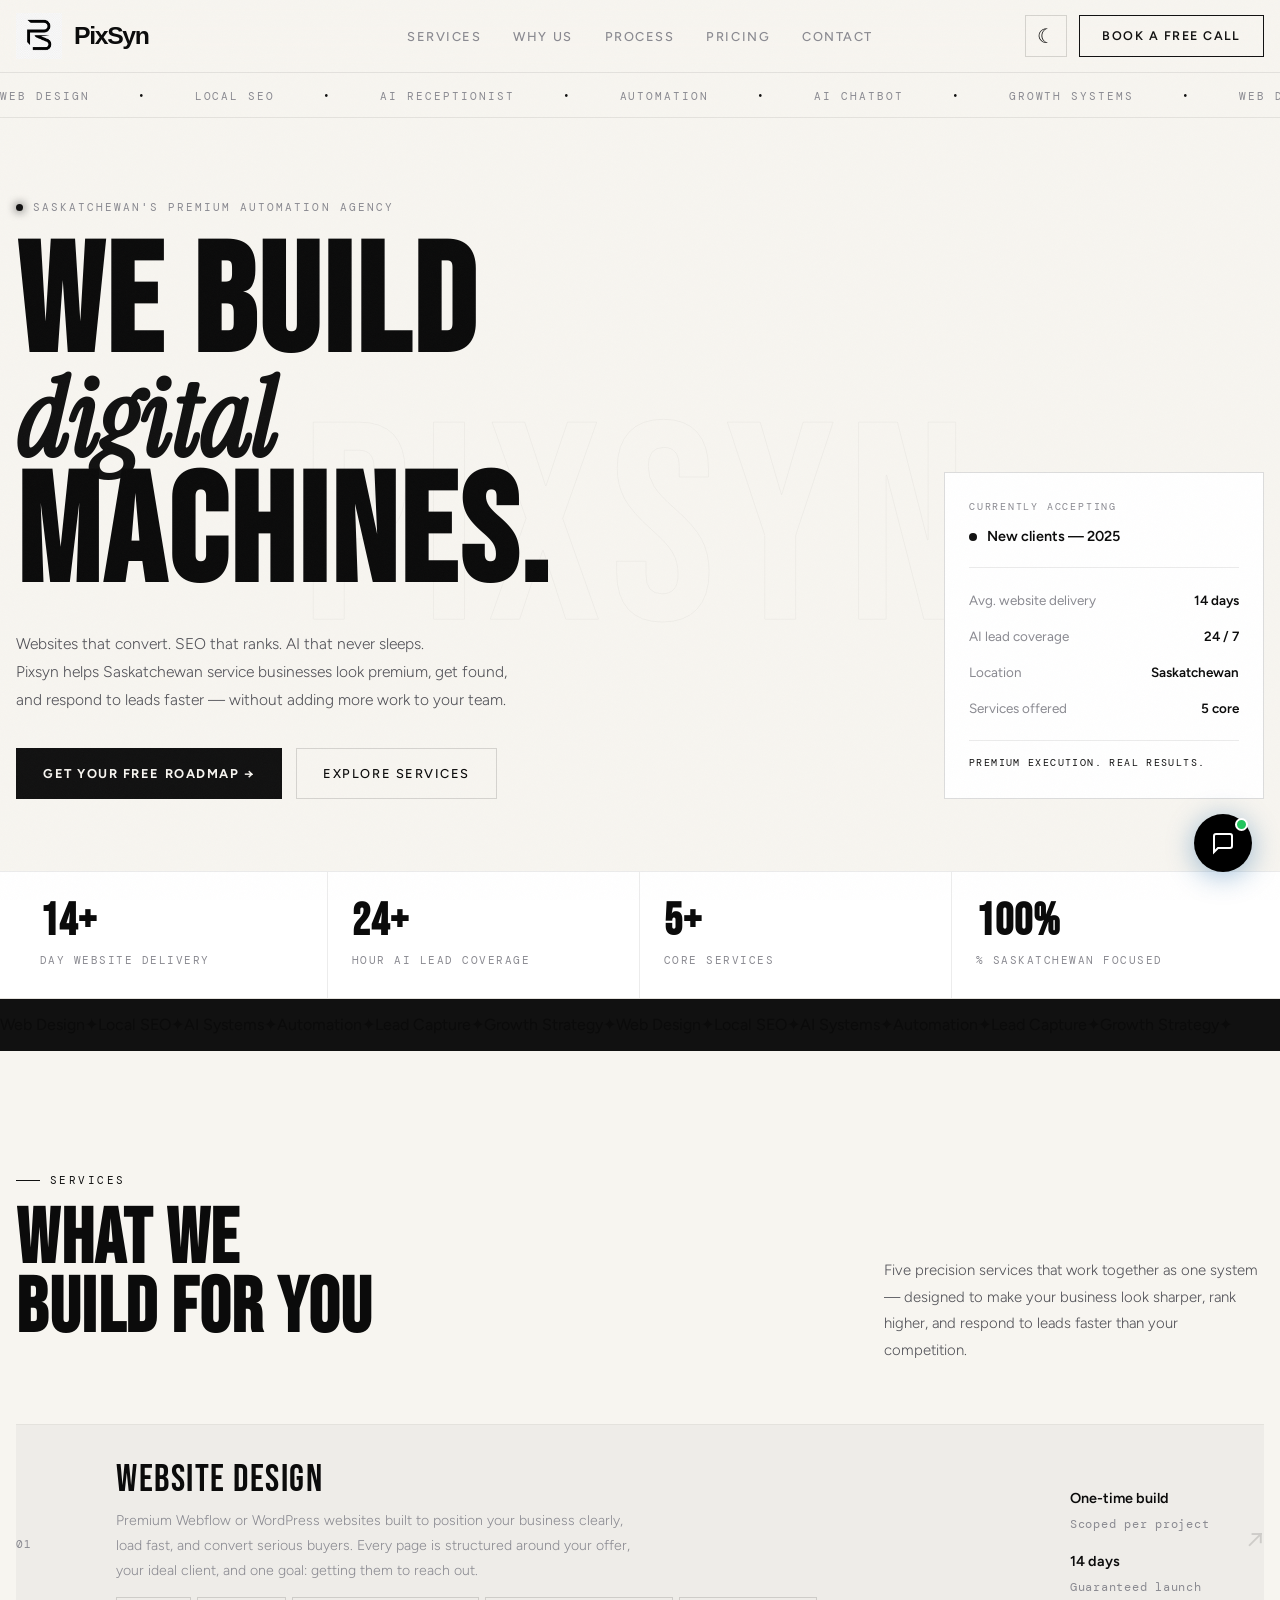
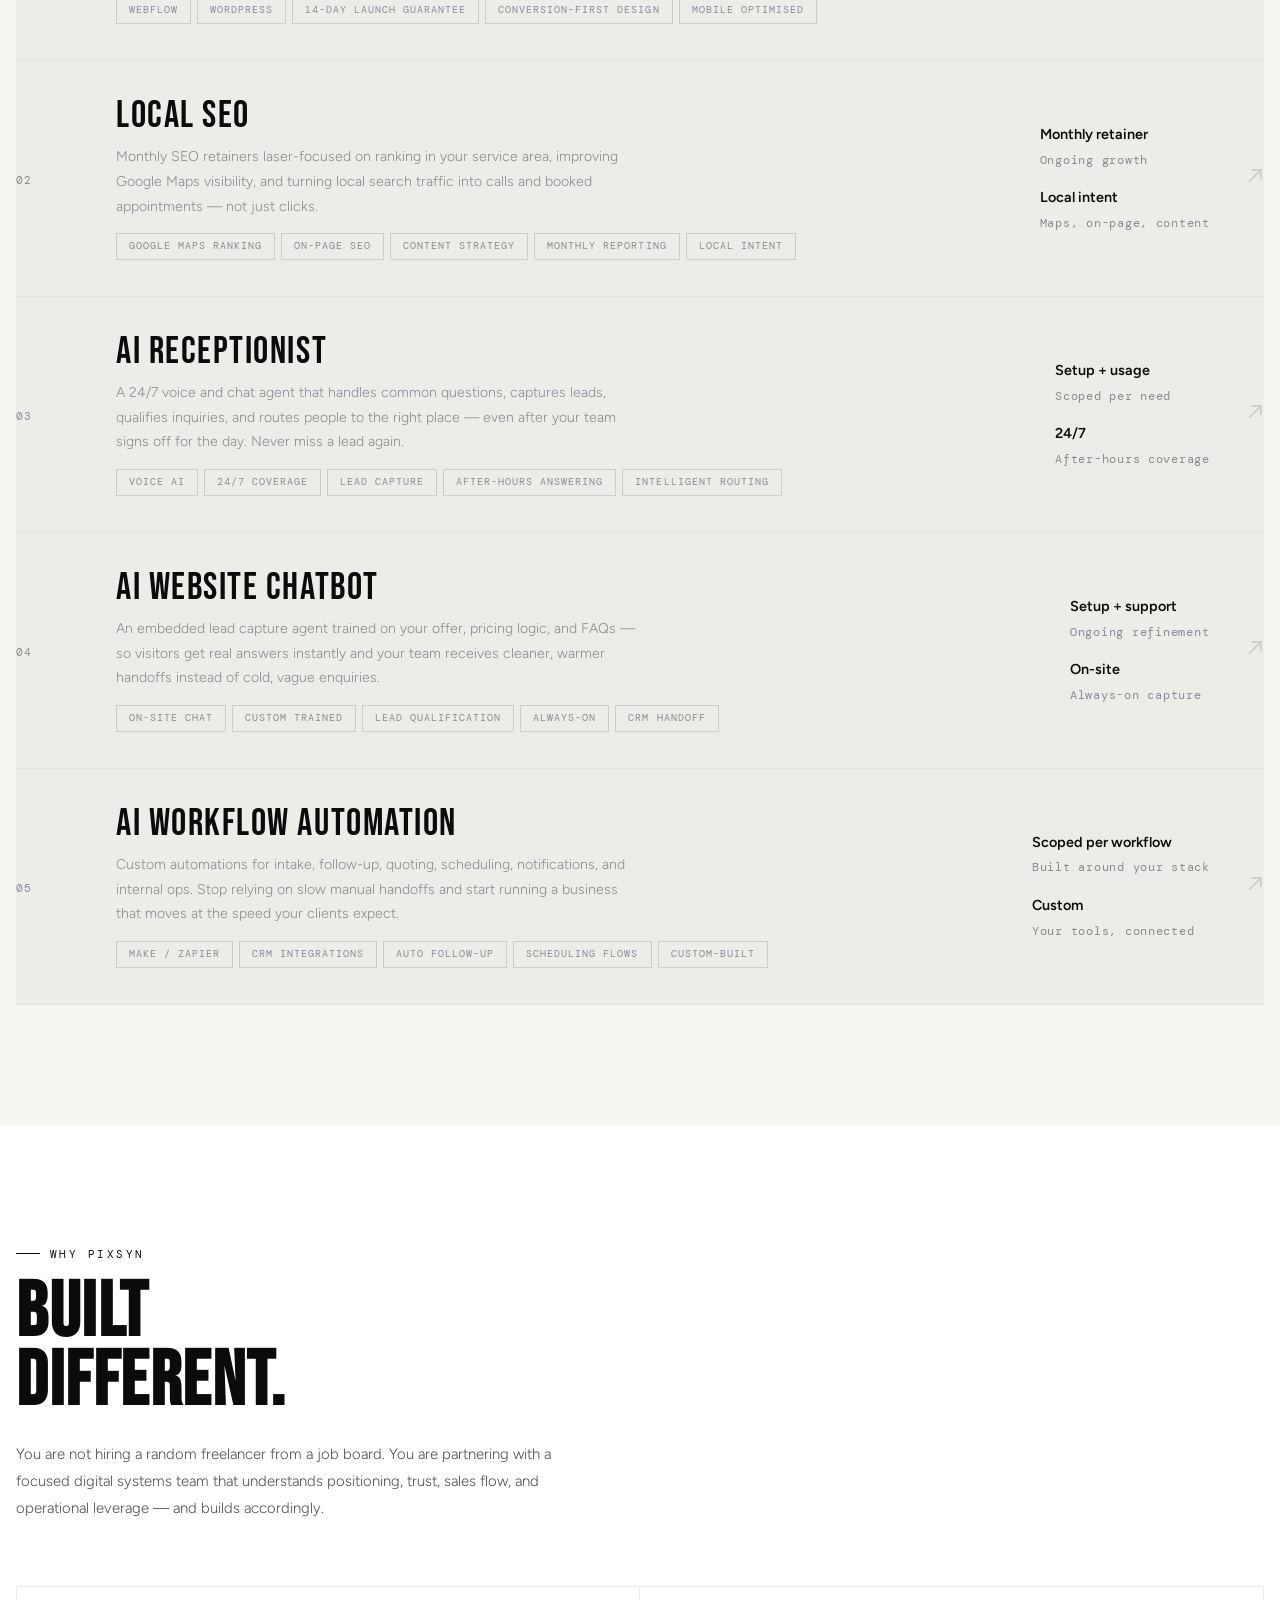
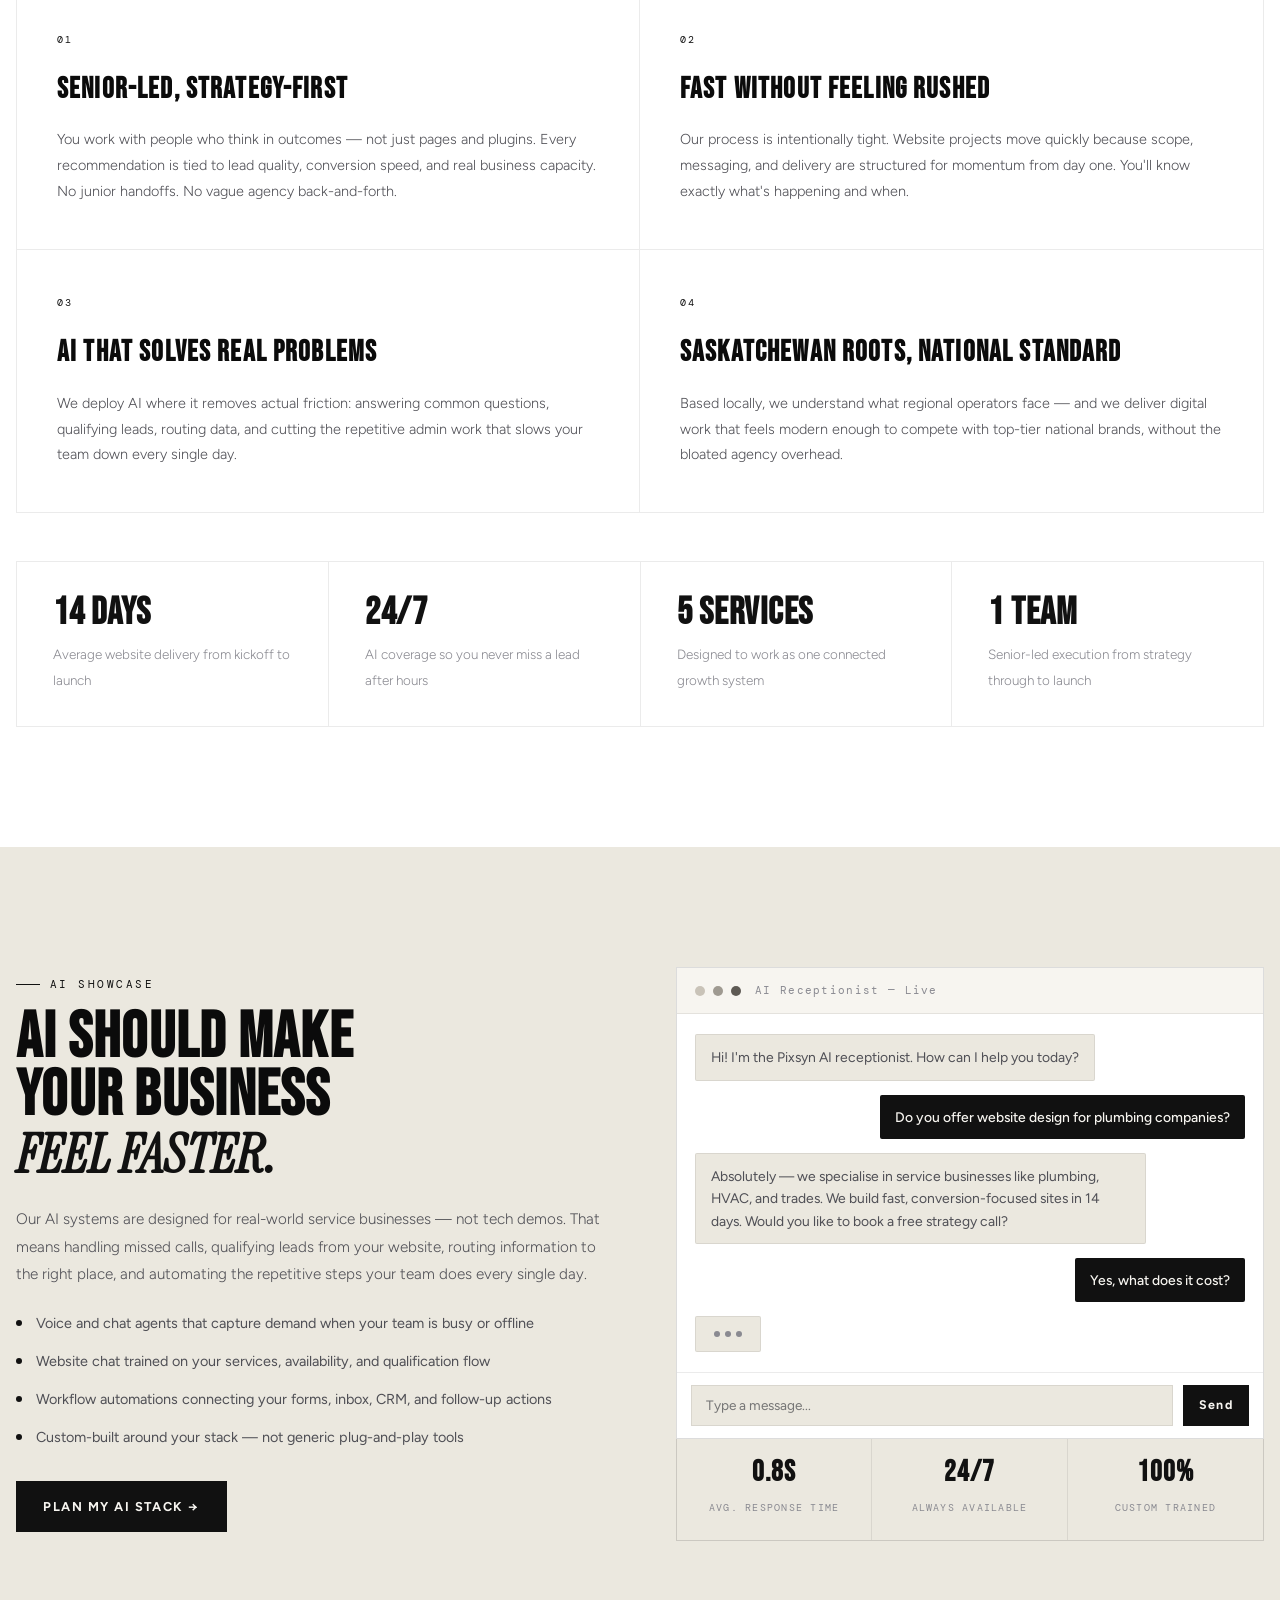
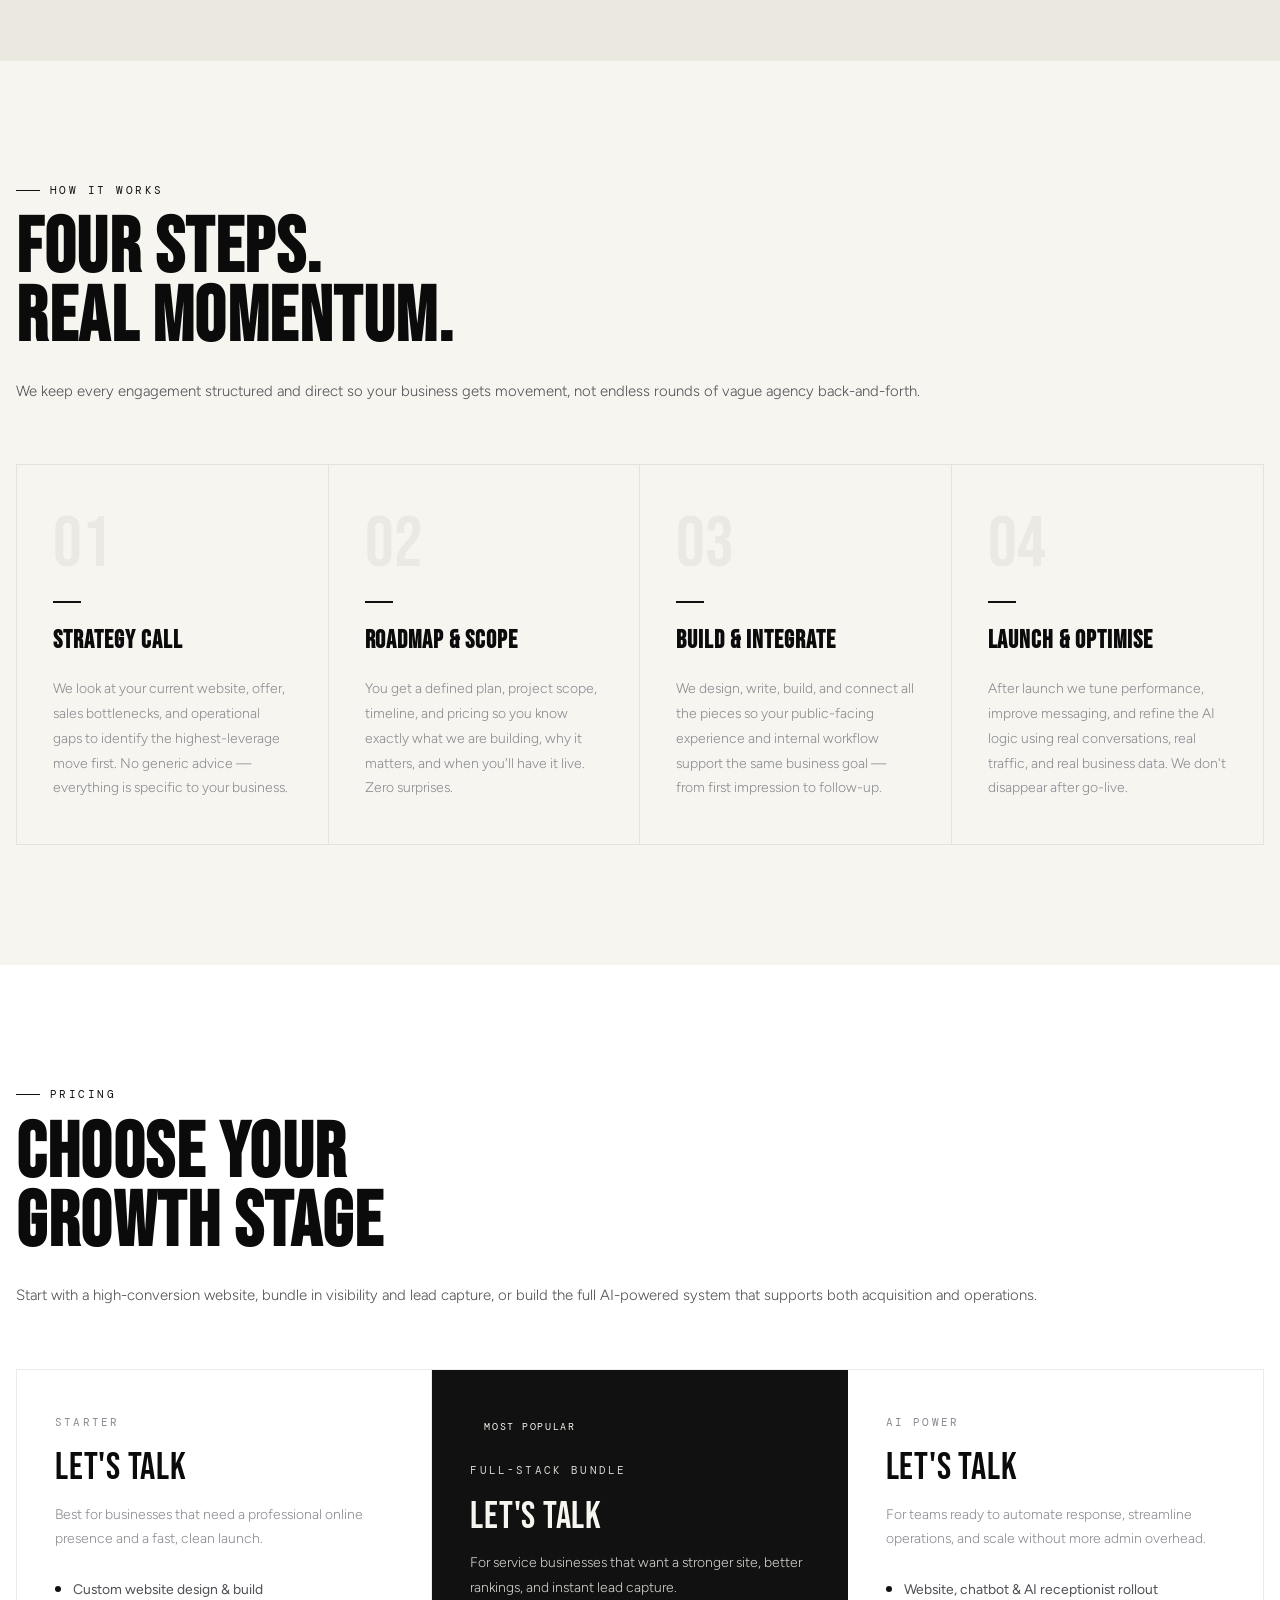
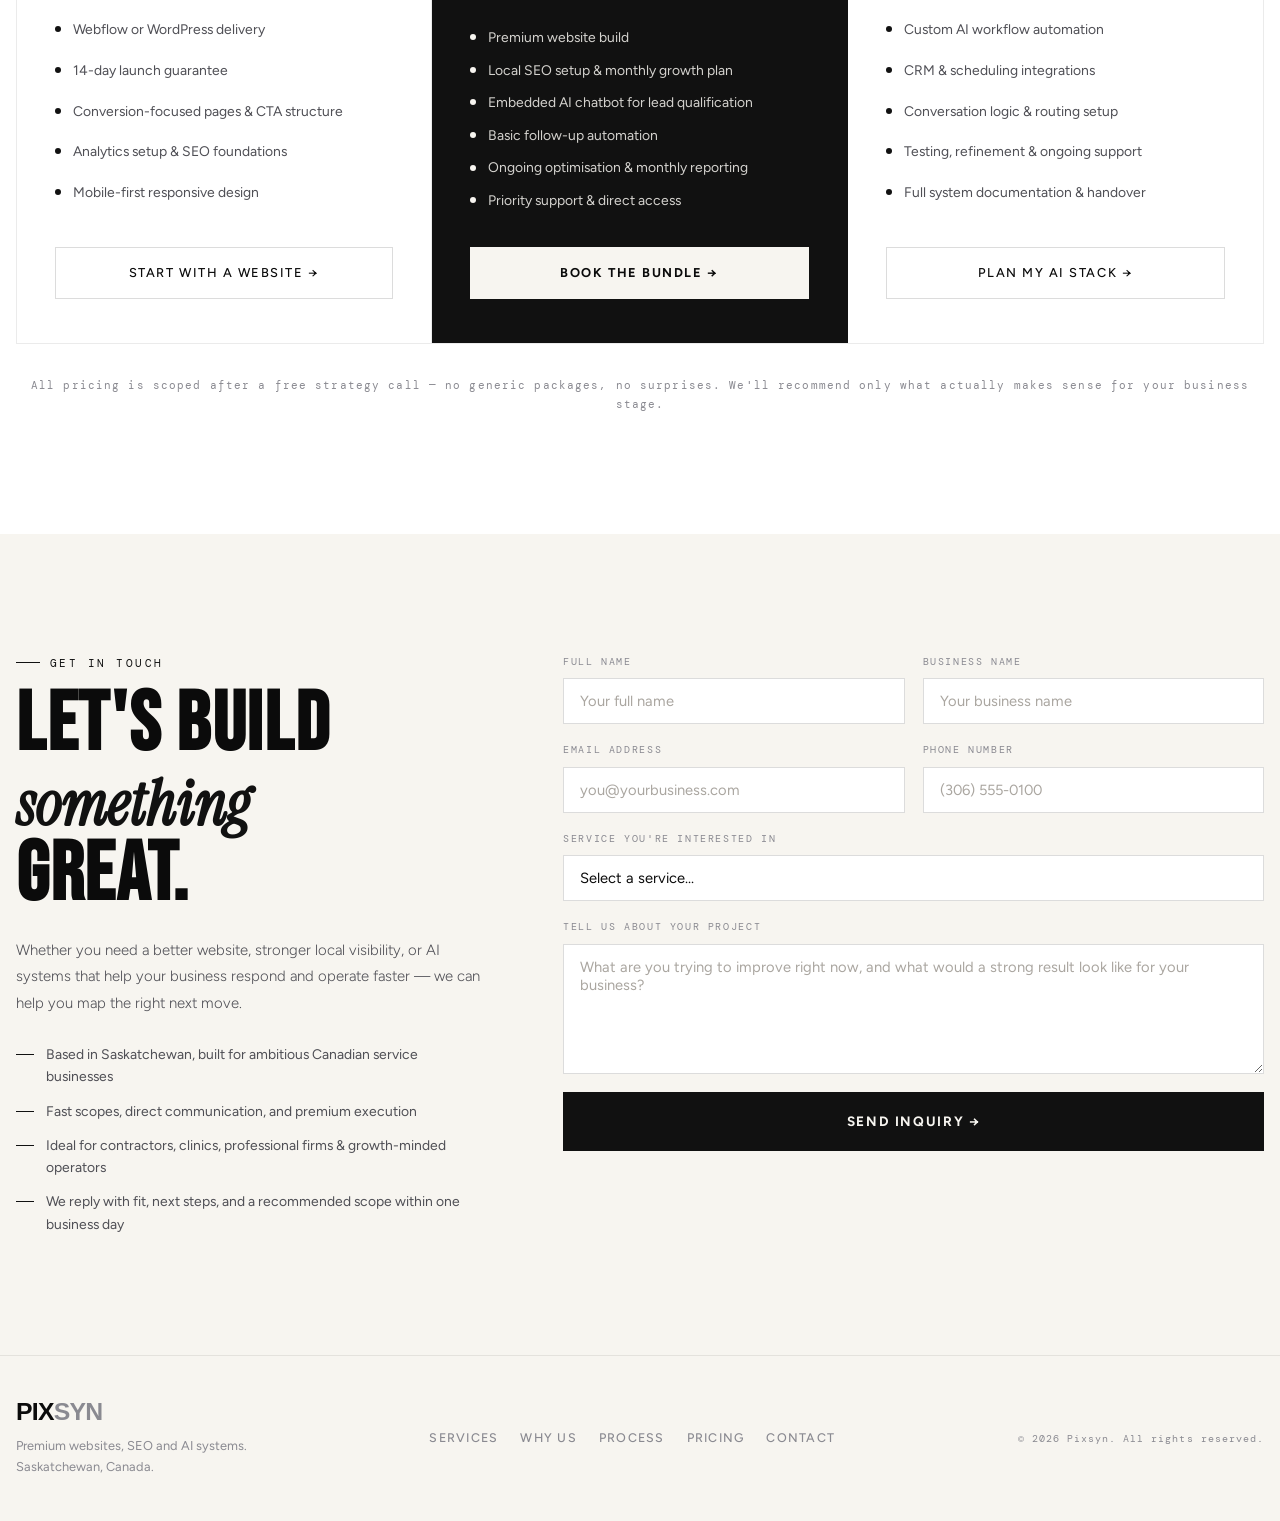
<file: index-2.html>
<!DOCTYPE html>
<html lang="en">
<head>
  <meta charset="UTF-8" />
  <meta name="viewport" content="width=device-width, initial-scale=1.0" />
  <title>Pixsyn — Websites, SEO & AI for Saskatchewan Businesses</title>
  <link rel="preconnect" href="https://fonts.googleapis.com" />
  <link rel="preconnect" href="https://fonts.gstatic.com" crossorigin />
  <link href="https://fonts.googleapis.com/css2?family=Bebas+Neue&family=Instrument+Serif:ital@0;1&family=DM+Mono:wght@300;400&family=Figtree:wght@300;400;500;600&display=swap" rel="stylesheet" />
  <link rel="stylesheet" href="style.css" />
</head>
<body>

  <div class="cursor" id="cursor"></div>

  <!-- ── NAV ── -->
  <header class="nav-wrap">
    <div class="container">
      <nav class="nav">
        <a href="#top" class="logo">
           <img src="logo.png" alt="PixSyn logo" class="logo-mark">
          <span class="logo-text">PixSyn</span>
        </a>

        <ul class="nav-links" id="navLinks">
          <li><a href="#services">Services</a></li>
          <li><a href="#why">Why Us</a></li>
          <li><a href="#process">Process</a></li>
          <li><a href="#pricing">Pricing</a></li>
          <li><a href="#contact">Contact</a></li>
        </ul>

        <div class="nav-actions">
          <button class="theme-click" id="themeToggle" type="button" aria-label="Switch to night mode">
            <span id="themeText">☾</span>
          </button>

          <a href="#contact" class="nav-cta">Book a Free Call</a>
        </div>

        <button class="hamburger" id="hamburger" aria-label="Toggle menu" aria-expanded="false">
          <span></span><span></span><span></span>
        </button>
      </nav>
    </div>
  </header>

  <!-- MOBILE MENU -->
  <div class="mobile-menu" id="mobileMenu" aria-hidden="true">
    <a href="#services">Services</a>
    <a href="#why">Why Us</a>
    <a href="#process">Process</a>
    <a href="#pricing">Pricing</a>
    <a href="#contact">Contact</a>
  </div>

  <main id="top">

    <!-- ── HERO ── -->
    <section class="hero">

      <!-- scrolling ticker at top -->
      <div class="ticker-wrap" aria-hidden="true">
        <div class="ticker-track">
          <span>Web Design</span><span class="bull">&bull;</span>
          <span>Local SEO</span><span class="bull">&bull;</span>
          <span>AI Receptionist</span><span class="bull">&bull;</span>
          <span>Automation</span><span class="bull">&bull;</span>
          <span>AI Chatbot</span><span class="bull">&bull;</span>
          <span>Growth Systems</span><span class="bull">&bull;</span>
          <span>Web Design</span><span class="bull">&bull;</span>
          <span>Local SEO</span><span class="bull">&bull;</span>
          <span>AI Receptionist</span><span class="bull">&bull;</span>
          <span>Automation</span><span class="bull">&bull;</span>
          <span>AI Chatbot</span><span class="bull">&bull;</span>
          <span>Growth Systems</span><span class="bull">&bull;</span>
        </div>
      </div>

      <!-- giant watermark -->
      <div class="hero-watermark" aria-hidden="true">PIXSYN</div>

      <div class="container hero-body">
        <div class="hero-left">
          <div class="hero-eyebrow">
            <span class="eyebrow-dot"></span>
            Saskatchewan's premium automation agency
          </div>

          <h1 class="hero-title">
            <span class="ht-line">WE BUILD</span>
            <span class="ht-line ht-italic"><em>digital</em></span>
            <span class="ht-line">MACHINES.</span>
          </h1>

          <p class="hero-desc">
            Websites that convert. SEO that ranks. AI that never sleeps.<br>
            Pixsyn helps Saskatchewan service businesses look premium, get found,
            and respond to leads faster — without adding more work to your team.
          </p>

          <div class="hero-btns">
            <a href="#contact" class="btn-primary">Get your free roadmap &rarr;</a>
            <a href="#services" class="btn-ghost">Explore services</a>
          </div>
        </div>

        <div class="hero-right">
          <div class="info-card">
            <div class="ic-label">Currently accepting</div>
            <div class="ic-status">
              <span class="live-dot"></span> New clients — 2025
            </div>
            <hr class="ic-rule" />
            <div class="ic-row"><span>Avg. website delivery</span><strong>14 days</strong></div>
            <div class="ic-row"><span>AI lead coverage</span><strong>24 / 7</strong></div>
            <div class="ic-row"><span>Location</span><strong>Saskatchewan</strong></div>
            <div class="ic-row"><span>Services offered</span><strong>5 core</strong></div>
            <hr class="ic-rule" />
            <div class="ic-tagline">Premium execution. Real results.</div>
          </div>
        </div>
      </div>

      <!-- stats bar -->
      <div class="hero-stats">
        <div class="container stats-inner">
          <div class="stat">
            <strong class="stat-num" data-count="14">0+</strong>
            <span class="stat-lbl">Day website delivery</span>
          </div>
          <div class="stat">
            <strong class="stat-num" data-count="24">0+</strong>
            <span class="stat-lbl">Hour AI lead coverage</span>
          </div>
          <div class="stat">
            <strong class="stat-num" data-count="5">0+</strong>
            <span class="stat-lbl">Core services</span>
          </div>
          <div class="stat">
            <strong class="stat-num" data-count="100">0+</strong>
            <span class="stat-lbl">% Saskatchewan focused</span>
          </div>
        </div>
      </div>
    </section>

    <!-- ── ORANGE MARQUEE ── -->
    <div class="marquee-bar" aria-hidden="true">
      <div class="marquee-track">
        <span>Web Design</span><span class="mdot">&#10022;</span>
        <span>Local SEO</span><span class="mdot">&#10022;</span>
        <span>AI Systems</span><span class="mdot">&#10022;</span>
        <span>Automation</span><span class="mdot">&#10022;</span>
        <span>Lead Capture</span><span class="mdot">&#10022;</span>
        <span>Growth Strategy</span><span class="mdot">&#10022;</span>
        <span>Web Design</span><span class="mdot">&#10022;</span>
        <span>Local SEO</span><span class="mdot">&#10022;</span>
        <span>AI Systems</span><span class="mdot">&#10022;</span>
        <span>Automation</span><span class="mdot">&#10022;</span>
        <span>Lead Capture</span><span class="mdot">&#10022;</span>
        <span>Growth Strategy</span><span class="mdot">&#10022;</span>
      </div>
    </div>

    <!-- ── SERVICES ── -->
    <section class="section" id="services">
      <div class="container">

        <div class="section-head">
          <div>
            <div class="eyebrow">Services</div>
            <h2 class="section-title">WHAT WE<br>BUILD FOR YOU</h2>
          </div>
          <p class="section-desc">
            Five precision services that work together as one system — designed to make
            your business look sharper, rank higher, and respond to leads faster than your competition.
          </p>
        </div>

        <div class="srv-list">

          <div class="srv-row js-reveal">
            <div class="srv-num">01</div>
            <div class="srv-info">
              <div class="srv-name">Website Design</div>
              <p class="srv-desc">
                Premium Webflow or WordPress websites built to position your business clearly,
                load fast, and convert serious buyers. Every page is structured around your offer,
                your ideal client, and one goal: getting them to reach out.
              </p>
              <div class="srv-tags">
                <span class="tag">Webflow</span>
                <span class="tag">WordPress</span>
                <span class="tag">14-Day Launch Guarantee</span>
                <span class="tag">Conversion-First Design</span>
                <span class="tag">Mobile Optimised</span>
              </div>
            </div>
            <div class="srv-meta">
              <div class="srv-meta-item"><strong>One-time build</strong><span>Scoped per project</span></div>
              <div class="srv-meta-item"><strong>14 days</strong><span>Guaranteed launch</span></div>
            </div>
            <div class="srv-arrow">&nearr;</div>
          </div>

          <div class="srv-row js-reveal">
            <div class="srv-num">02</div>
            <div class="srv-info">
              <div class="srv-name">Local SEO</div>
              <p class="srv-desc">
                Monthly SEO retainers laser-focused on ranking in your service area, improving
                Google Maps visibility, and turning local search traffic into calls and booked
                appointments — not just clicks.
              </p>
              <div class="srv-tags">
                <span class="tag">Google Maps Ranking</span>
                <span class="tag">On-Page SEO</span>
                <span class="tag">Content Strategy</span>
                <span class="tag">Monthly Reporting</span>
                <span class="tag">Local Intent</span>
              </div>
            </div>
            <div class="srv-meta">
              <div class="srv-meta-item"><strong>Monthly retainer</strong><span>Ongoing growth</span></div>
              <div class="srv-meta-item"><strong>Local intent</strong><span>Maps, on-page, content</span></div>
            </div>
            <div class="srv-arrow">&nearr;</div>
          </div>

          <div class="srv-row js-reveal">
            <div class="srv-num">03</div>
            <div class="srv-info">
              <div class="srv-name">AI Receptionist</div>
              <p class="srv-desc">
                A 24/7 voice and chat agent that handles common questions, captures leads,
                qualifies inquiries, and routes people to the right place — even after your
                team signs off for the day. Never miss a lead again.
              </p>
              <div class="srv-tags">
                <span class="tag">Voice AI</span>
                <span class="tag">24/7 Coverage</span>
                <span class="tag">Lead Capture</span>
                <span class="tag">After-Hours Answering</span>
                <span class="tag">Intelligent Routing</span>
              </div>
            </div>
            <div class="srv-meta">
              <div class="srv-meta-item"><strong>Setup + usage</strong><span>Scoped per need</span></div>
              <div class="srv-meta-item"><strong>24/7</strong><span>After-hours coverage</span></div>
            </div>
            <div class="srv-arrow">&nearr;</div>
          </div>

          <div class="srv-row js-reveal">
            <div class="srv-num">04</div>
            <div class="srv-info">
              <div class="srv-name">AI Website Chatbot</div>
              <p class="srv-desc">
                An embedded lead capture agent trained on your offer, pricing logic, and FAQs —
                so visitors get real answers instantly and your team receives cleaner, warmer
                handoffs instead of cold, vague enquiries.
              </p>
              <div class="srv-tags">
                <span class="tag">On-Site Chat</span>
                <span class="tag">Custom Trained</span>
                <span class="tag">Lead Qualification</span>
                <span class="tag">Always-On</span>
                <span class="tag">CRM Handoff</span>
              </div>
            </div>
            <div class="srv-meta">
              <div class="srv-meta-item"><strong>Setup + support</strong><span>Ongoing refinement</span></div>
              <div class="srv-meta-item"><strong>On-site</strong><span>Always-on capture</span></div>
            </div>
            <div class="srv-arrow">&nearr;</div>
          </div>

          <div class="srv-row js-reveal">
            <div class="srv-num">05</div>
            <div class="srv-info">
              <div class="srv-name">AI Workflow Automation</div>
              <p class="srv-desc">
                Custom automations for intake, follow-up, quoting, scheduling, notifications,
                and internal ops. Stop relying on slow manual handoffs and start running a
                business that moves at the speed your clients expect.
              </p>
              <div class="srv-tags">
                <span class="tag">Make / Zapier</span>
                <span class="tag">CRM Integrations</span>
                <span class="tag">Auto Follow-Up</span>
                <span class="tag">Scheduling Flows</span>
                <span class="tag">Custom-Built</span>
              </div>
            </div>
            <div class="srv-meta">
              <div class="srv-meta-item"><strong>Scoped per workflow</strong><span>Built around your stack</span></div>
              <div class="srv-meta-item"><strong>Custom</strong><span>Your tools, connected</span></div>
            </div>
            <div class="srv-arrow">&nearr;</div>
          </div>

        </div>
      </div>
    </section>

    <!-- ── WHY PIXSYN ── -->
    <section class="section why-section" id="why">
      <div class="container">
        <div class="eyebrow">Why Pixsyn</div>
        <h2 class="section-title">BUILT<br>DIFFERENT.</h2>
        <p class="section-desc why-desc">
          You are not hiring a random freelancer from a job board. You are partnering with a focused
          digital systems team that understands positioning, trust, sales flow, and operational leverage
          — and builds accordingly.
        </p>

        <div class="why-grid">
          <div class="why-card js-reveal">
            <div class="why-num">01</div>
            <h3>Senior-led, strategy-first</h3>
            <p>
              You work with people who think in outcomes — not just pages and plugins.
              Every recommendation is tied to lead quality, conversion speed, and real business capacity.
              No junior handoffs. No vague agency back-and-forth.
            </p>
          </div>
          <div class="why-card js-reveal">
            <div class="why-num">02</div>
            <h3>Fast without feeling rushed</h3>
            <p>
              Our process is intentionally tight. Website projects move quickly because scope,
              messaging, and delivery are structured for momentum from day one. You'll know
              exactly what's happening and when.
            </p>
          </div>
          <div class="why-card js-reveal">
            <div class="why-num">03</div>
            <h3>AI that solves real problems</h3>
            <p>
              We deploy AI where it removes actual friction: answering common questions,
              qualifying leads, routing data, and cutting the repetitive admin work
              that slows your team down every single day.
            </p>
          </div>
          <div class="why-card js-reveal">
            <div class="why-num">04</div>
            <h3>Saskatchewan roots, national standard</h3>
            <p>
              Based locally, we understand what regional operators face — and we deliver
              digital work that feels modern enough to compete with top-tier national brands,
              without the bloated agency overhead.
            </p>
          </div>
        </div>

        <!-- proof strip -->
        <div class="proof-strip js-reveal">
          <div class="proof-item">
            <strong>14 days</strong>
            <span>Average website delivery from kickoff to launch</span>
          </div>
          <div class="proof-divider"></div>
          <div class="proof-item">
            <strong>24/7</strong>
            <span>AI coverage so you never miss a lead after hours</span>
          </div>
          <div class="proof-divider"></div>
          <div class="proof-item">
            <strong>5 services</strong>
            <span>Designed to work as one connected growth system</span>
          </div>
          <div class="proof-divider"></div>
          <div class="proof-item">
            <strong>1 team</strong>
            <span>Senior-led execution from strategy through to launch</span>
          </div>
        </div>

      </div>
    </section>

    <!-- ── AI SHOWCASE ── -->
    <section class="section ai-section" id="ai">
      <div class="container">
        <div class="ai-grid">
          <div class="ai-copy">
            <div class="eyebrow">AI Showcase</div>
            <h2 class="section-title">AI SHOULD MAKE<br>YOUR BUSINESS<br><em>FEEL FASTER.</em></h2>
            <p>
              Our AI systems are designed for real-world service businesses —
              not tech demos. That means handling missed calls, qualifying leads
              from your website, routing information to the right place, and
              automating the repetitive steps your team does every single day.
            </p>
            <ul class="ai-points">
              <li>
                <span class="ai-dot"></span>
                Voice and chat agents that capture demand when your team is busy or offline
              </li>
              <li>
                <span class="ai-dot"></span>
                Website chat trained on your services, availability, and qualification flow
              </li>
              <li>
                <span class="ai-dot"></span>
                Workflow automations connecting your forms, inbox, CRM, and follow-up actions
              </li>
              <li>
                <span class="ai-dot"></span>
                Custom-built around your stack — not generic plug-and-play tools
              </li>
            </ul>
            <a href="#contact" class="btn-primary" style="margin-top:2rem">Plan my AI stack &rarr;</a>
          </div>

          <div class="ai-visual js-reveal">
            <div class="ai-card">
              <div class="ai-card-header">
                <span class="ai-card-dot red"></span>
                <span class="ai-card-dot amber"></span>
                <span class="ai-card-dot green"></span>
                <span class="ai-card-title">AI Receptionist — Live</span>
              </div>
              <div class="ai-chat">
                <div class="chat-msg bot">
                  Hi! I'm the Pixsyn AI receptionist. How can I help you today?
                </div>
                <div class="chat-msg user">
                  Do you offer website design for plumbing companies?
                </div>
                <div class="chat-msg bot">
                  Absolutely — we specialise in service businesses like plumbing, HVAC,
                  and trades. We build fast, conversion-focused sites in 14 days.
                  Would you like to book a free strategy call?
                </div>
                <div class="chat-msg user">
                  Yes, what does it cost?
                </div>
                <div class="chat-msg bot typing" id="typingMsg">
                  <span class="typing-dot"></span>
                  <span class="typing-dot"></span>
                  <span class="typing-dot"></span>
                </div>
              </div>
              <div class="ai-card-footer">
                <input type="text" placeholder="Type a message..." readonly />
                <button class="ai-send">Send</button>
              </div>
            </div>

            <div class="ai-stats-row">
              <div class="ai-stat">
                <strong>0.8s</strong>
                <span>Avg. response time</span>
              </div>
              <div class="ai-stat">
                <strong>24/7</strong>
                <span>Always available</span>
              </div>
              <div class="ai-stat">
                <strong>100%</strong>
                <span>Custom trained</span>
              </div>
            </div>
          </div>
        </div>
      </div>
    </section>

    <!-- ── PROCESS ── -->
    <section class="section" id="process">
      <div class="container">
        <div class="eyebrow">How It Works</div>
        <h2 class="section-title">FOUR STEPS.<br>REAL MOMENTUM.</h2>
        <p class="section-desc">
          We keep every engagement structured and direct so your business gets movement,
          not endless rounds of vague agency back-and-forth.
        </p>

        <div class="process-grid">
          <div class="process-card js-reveal">
            <div class="process-num">01</div>
            <div class="process-accent"></div>
            <h3>Strategy Call</h3>
            <p>
              We look at your current website, offer, sales bottlenecks, and operational
              gaps to identify the highest-leverage move first. No generic advice —
              everything is specific to your business.
            </p>
          </div>
          <div class="process-card js-reveal">
            <div class="process-num">02</div>
            <div class="process-accent"></div>
            <h3>Roadmap &amp; Scope</h3>
            <p>
              You get a defined plan, project scope, timeline, and pricing so you know
              exactly what we are building, why it matters, and when you'll have it live.
              Zero surprises.
            </p>
          </div>
          <div class="process-card js-reveal">
            <div class="process-num">03</div>
            <div class="process-accent"></div>
            <h3>Build &amp; Integrate</h3>
            <p>
              We design, write, build, and connect all the pieces so your public-facing
              experience and internal workflow support the same business goal — from
              first impression to follow-up.
            </p>
          </div>
          <div class="process-card js-reveal">
            <div class="process-num">04</div>
            <div class="process-accent"></div>
            <h3>Launch &amp; Optimise</h3>
            <p>
              After launch we tune performance, improve messaging, and refine the AI logic
              using real conversations, real traffic, and real business data. We don't
              disappear after go-live.
            </p>
          </div>
        </div>
      </div>
    </section>

    <!-- ── PRICING ── -->
    <section class="section pricing-section" id="pricing">
      <div class="container">
        <div class="eyebrow">Pricing</div>
        <h2 class="section-title">CHOOSE YOUR<br>GROWTH STAGE</h2>
        <p class="section-desc">
          Start with a high-conversion website, bundle in visibility and lead capture,
          or build the full AI-powered system that supports both acquisition and operations.
        </p>

        <div class="pricing-grid">

          <div class="pricing-card js-reveal">
            <div class="pc-plan">Starter</div>
            <div class="pc-price">Let's Talk</div>
            <p class="pc-desc">Best for businesses that need a professional online presence and a fast, clean launch.</p>
            <ul class="pc-list">
              <li>Custom website design &amp; build</li>
              <li>Webflow or WordPress delivery</li>
              <li>14-day launch guarantee</li>
              <li>Conversion-focused pages &amp; CTA structure</li>
              <li>Analytics setup &amp; SEO foundations</li>
              <li>Mobile-first responsive design</li>
            </ul>
            <a href="#contact" class="btn-ghost pc-btn">Start with a website &rarr;</a>
          </div>

          <div class="pricing-card featured js-reveal">
            <div class="pc-badge">Most Popular</div>
            <div class="pc-plan">Full-Stack Bundle</div>
            <div class="pc-price">Let's Talk</div>
            <p class="pc-desc">For service businesses that want a stronger site, better rankings, and instant lead capture.</p>
            <ul class="pc-list">
              <li>Premium website build</li>
              <li>Local SEO setup &amp; monthly growth plan</li>
              <li>Embedded AI chatbot for lead qualification</li>
              <li>Basic follow-up automation</li>
              <li>Ongoing optimisation &amp; monthly reporting</li>
              <li>Priority support &amp; direct access</li>
            </ul>
            <a href="#contact" class="btn-dark pc-btn">Book the bundle &rarr;</a>
          </div>

          <div class="pricing-card js-reveal">
            <div class="pc-plan">AI Power</div>
            <div class="pc-price">Let's Talk</div>
            <p class="pc-desc">For teams ready to automate response, streamline operations, and scale without more admin overhead.</p>
            <ul class="pc-list">
              <li>Website, chatbot &amp; AI receptionist rollout</li>
              <li>Custom AI workflow automation</li>
              <li>CRM &amp; scheduling integrations</li>
              <li>Conversation logic &amp; routing setup</li>
              <li>Testing, refinement &amp; ongoing support</li>
              <li>Full system documentation &amp; handover</li>
            </ul>
            <a href="#contact" class="btn-ghost pc-btn">Plan my AI stack &rarr;</a>
          </div>

        </div>

        <div class="pricing-note">
          All pricing is scoped after a free strategy call — no generic packages, no surprises.
          We'll recommend only what actually makes sense for your business stage.
        </div>
      </div>
    </section>

    <!-- ── CONTACT ── -->
    <section class="section contact-section" id="contact">
      <div class="container">
        <div class="contact-grid">

          <div class="contact-left">
            <div class="eyebrow">Get In Touch</div>
            <h2 class="contact-title">
              LET'S BUILD<br><em>something</em><br>GREAT.
            </h2>
            <p class="contact-sub">
              Whether you need a better website, stronger local visibility, or AI systems that
              help your business respond and operate faster — we can help you map the right next move.
            </p>
            <ul class="contact-points">
              <li>Based in Saskatchewan, built for ambitious Canadian service businesses</li>
              <li>Fast scopes, direct communication, and premium execution</li>
              <li>Ideal for contractors, clinics, professional firms &amp; growth-minded operators</li>
              <li>We reply with fit, next steps, and a recommended scope within one business day</li>
            </ul>
          </div>

          <div class="contact-right">
            <form id="contactForm" class="contact-form">
              <div class="form-row">
                <div class="field">
                  <label for="fname">Full Name</label>
                  <input type="text" id="fname" name="name" placeholder="Your full name" required />
                </div>
                <div class="field">
                  <label for="fbusiness">Business Name</label>
                  <input type="text" id="fbusiness" name="business" placeholder="Your business name" required />
                </div>
              </div>
              <div class="form-row">
                <div class="field">
                  <label for="femail">Email Address</label>
                  <input type="email" id="femail" name="email" placeholder="you@yourbusiness.com" required />
                </div>
                <div class="field">
                  <label for="fphone">Phone Number</label>
                  <input type="tel" id="fphone" name="phone" placeholder="(306) 555-0100" />
                </div>
              </div>
              <div class="field">
                <label for="fservice">Service You're Interested In</label>
                <select id="fservice" name="service" required>
                  <option value="">Select a service...</option>
                  <option>Website Design</option>
                  <option>Local SEO</option>
                  <option>AI Receptionist</option>
                  <option>AI Website Chatbot</option>
                  <option>AI Workflow Automation</option>
                  <option>Full-Stack Bundle</option>
                  <option>Not sure yet — need advice</option>
                </select>
              </div>
              <div class="field">
                <label for="fmessage">Tell Us About Your Project</label>
                <textarea id="fmessage" name="message" rows="5"
                  placeholder="What are you trying to improve right now, and what would a strong result look like for your business?" required></textarea>
              </div>
              <div class="form-status" id="formStatus"></div>
              <button type="submit" class="btn-primary submit-btn">
                Send Inquiry &rarr;
              </button>
            </form>
          </div>

        </div>
      </div>
    </section>

  </main>

  <!-- ── FOOTER ── -->
  <footer class="footer">
    <div class="container footer-inner">
      <div class="footer-brand">
        <div class="logo">
          <span class="pix">PIX</span><span class="syn">SYN</span>
        </div>
        <p>Premium websites, SEO and AI systems.<br>Saskatchewan, Canada.</p>
      </div>
      <nav class="footer-links" aria-label="Footer navigation">
        <a href="#services">Services</a>
        <a href="#why">Why Us</a>
        <a href="#process">Process</a>
        <a href="#pricing">Pricing</a>
        <a href="#contact">Contact</a>
      </nav>
      <div class="footer-copy">
        &copy; <span id="fyear"></span> Pixsyn. All rights reserved.
      </div>
    </div>
  </footer>

  <script src="main.js"></script>
</body>
</html>
</file>
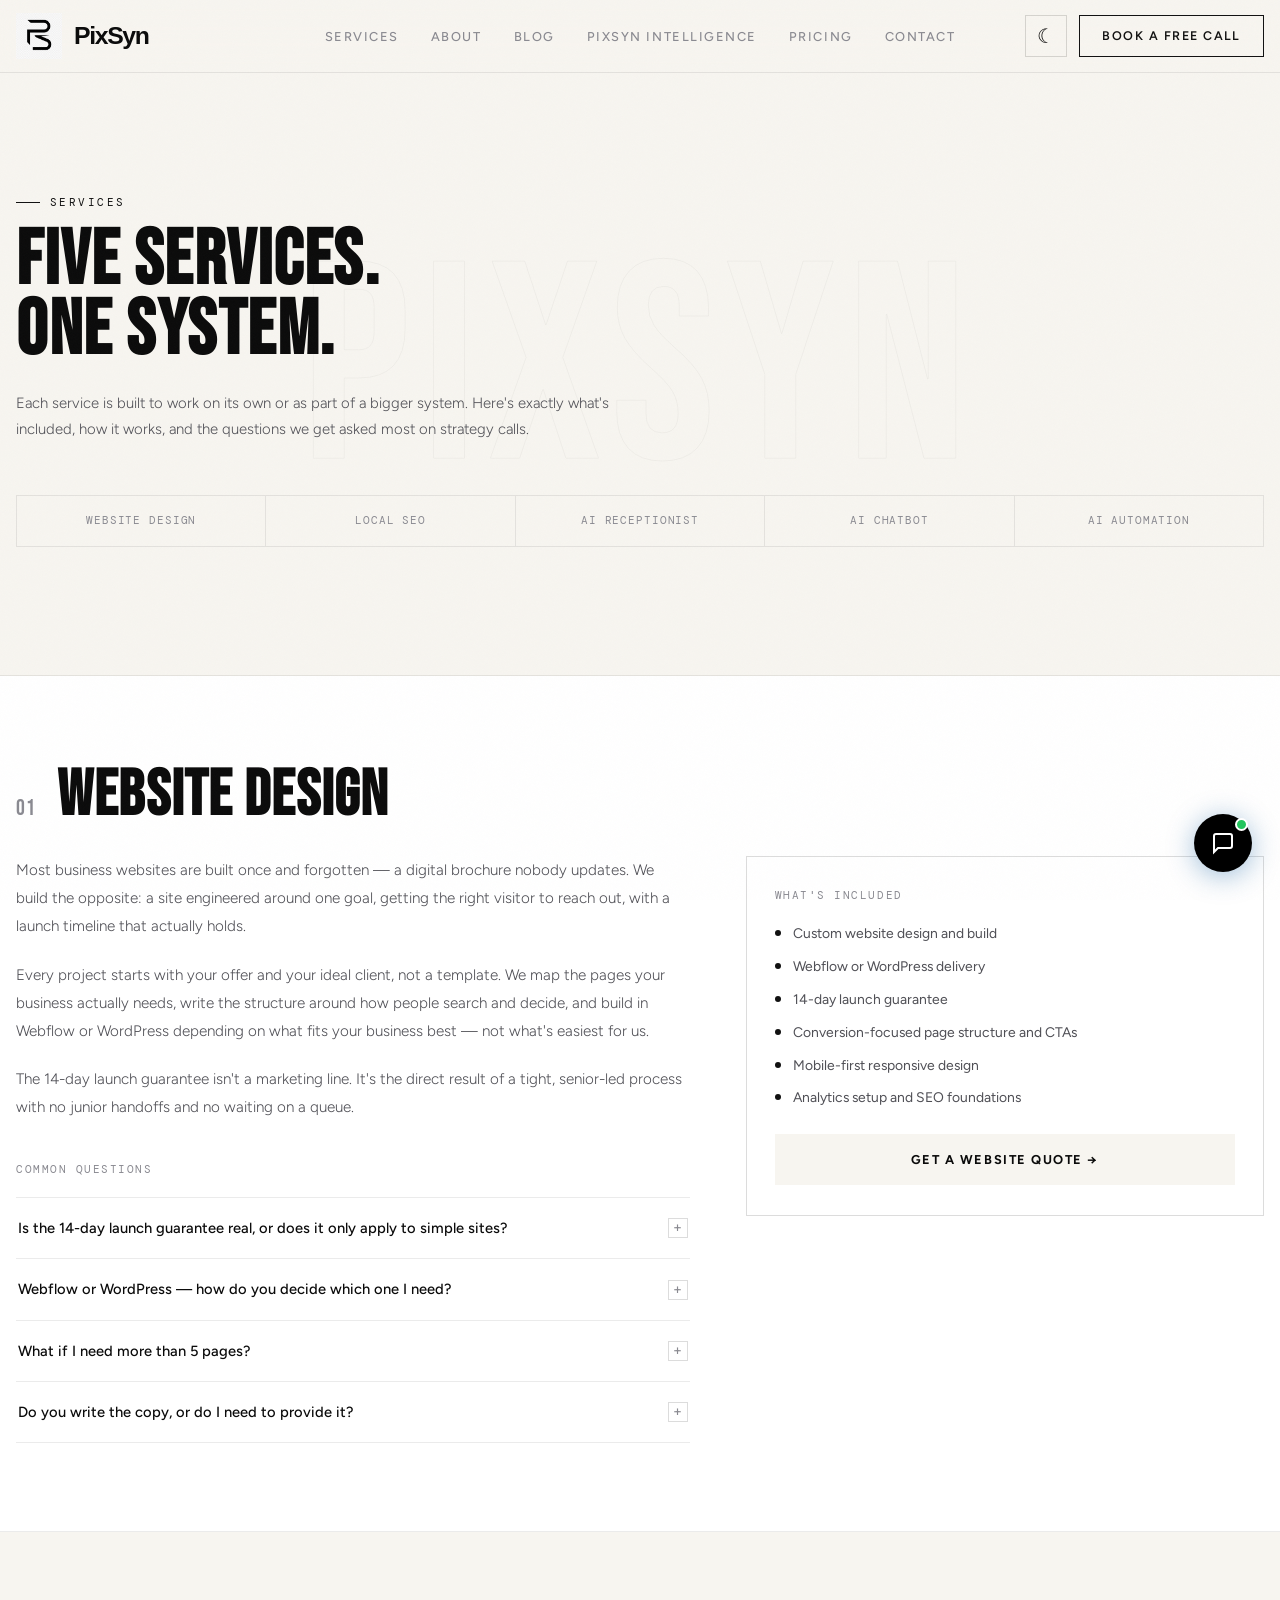
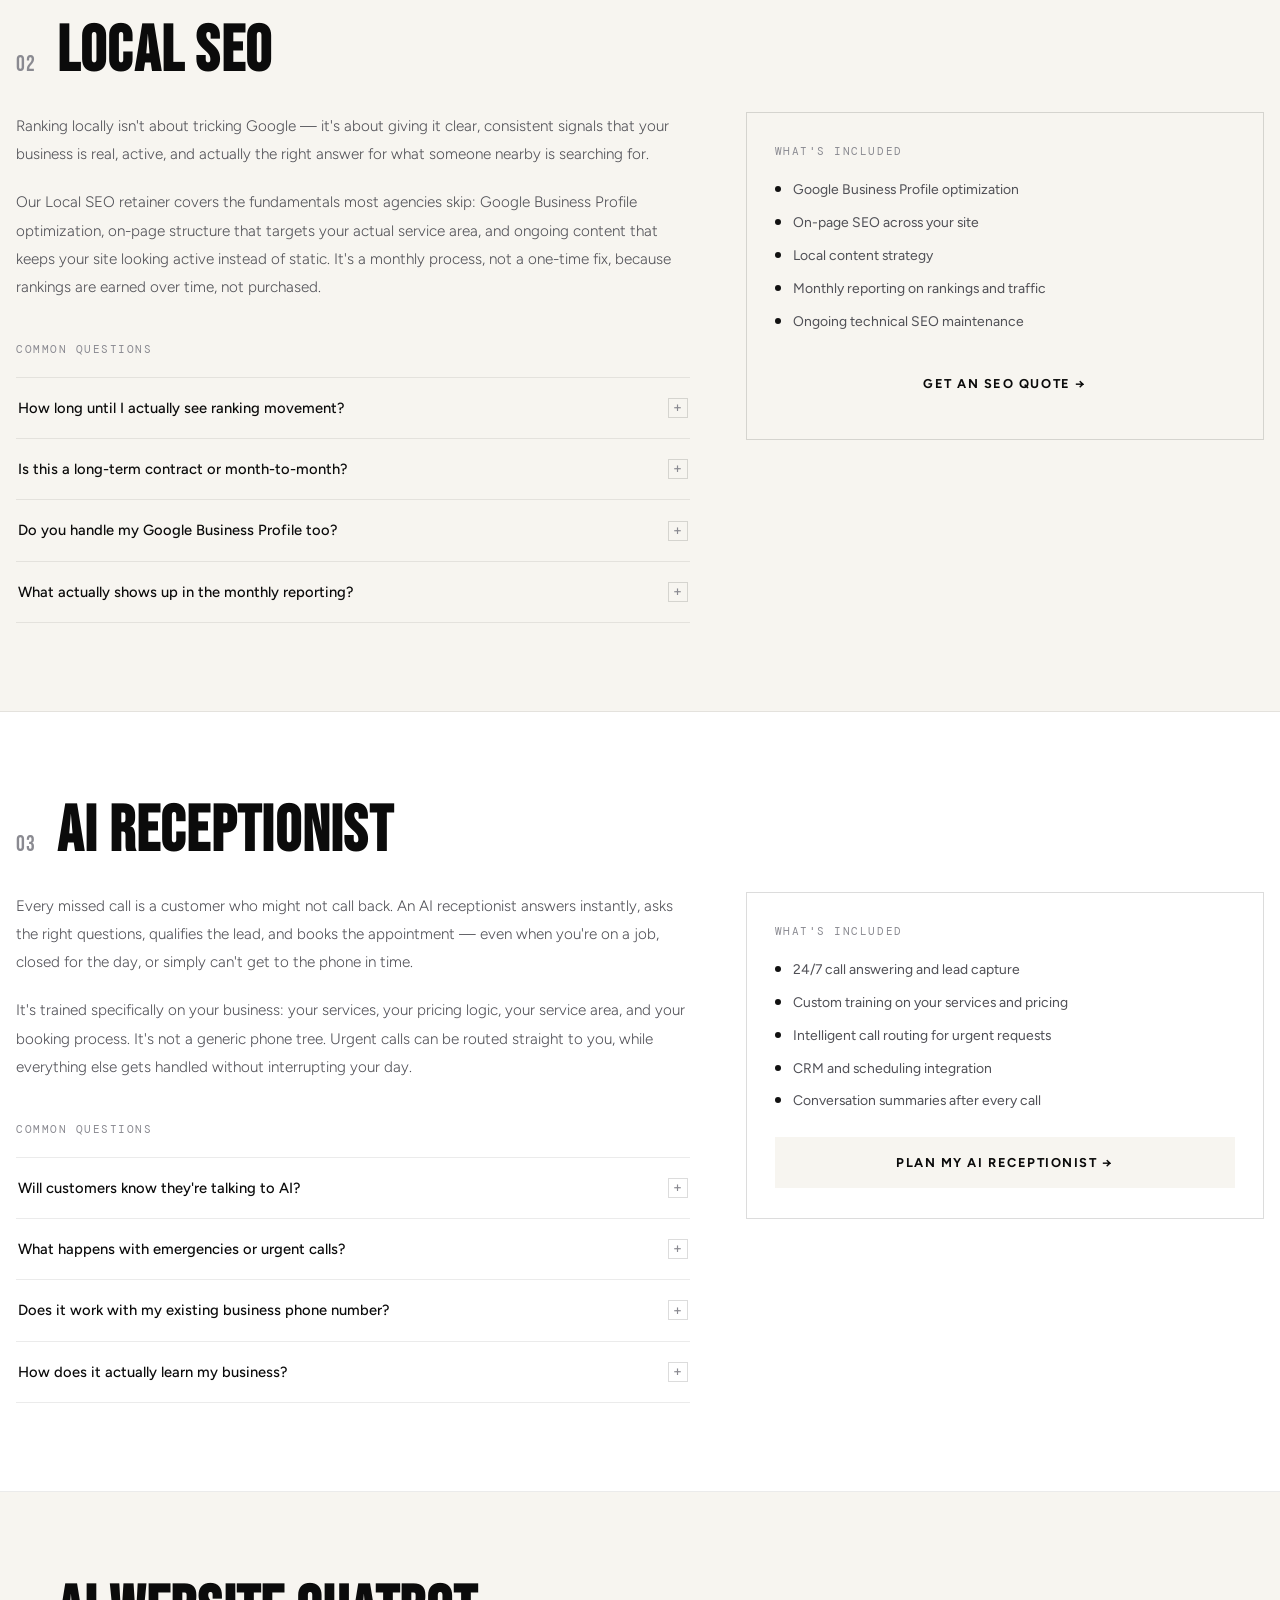
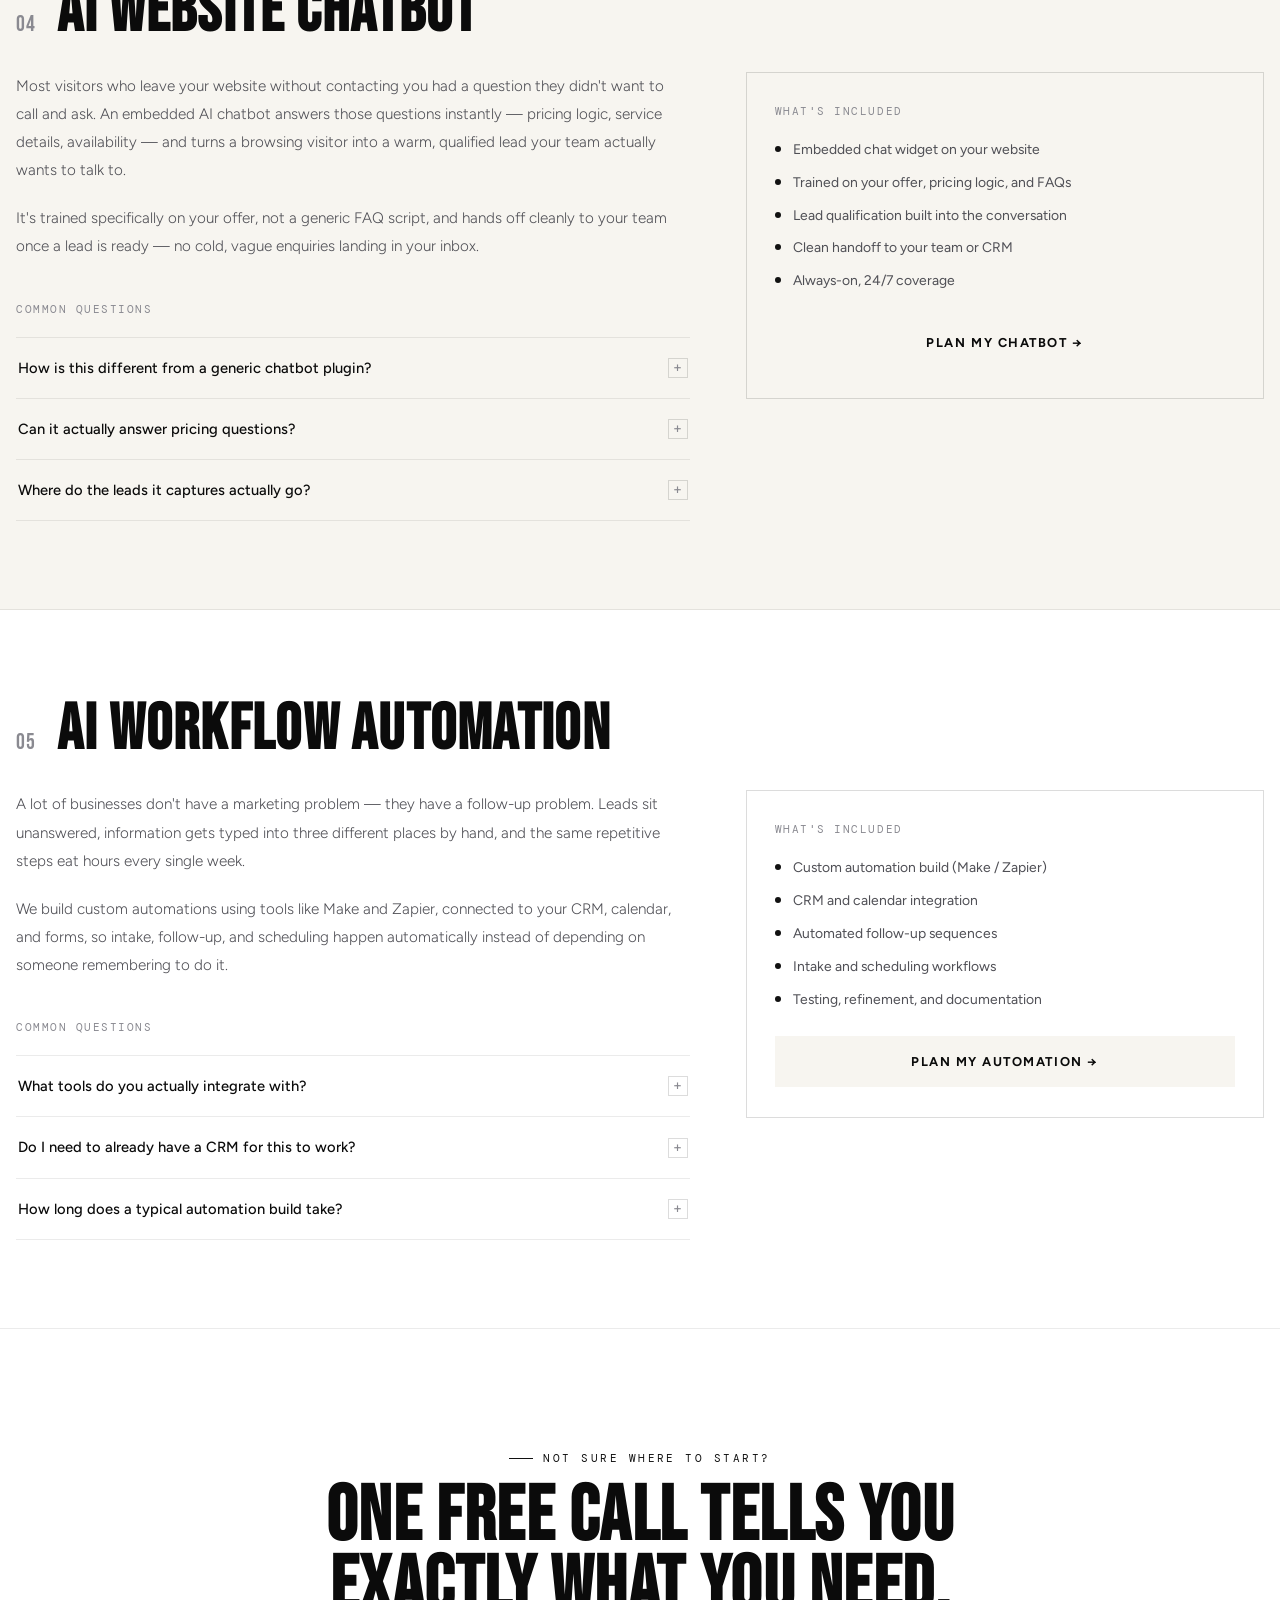
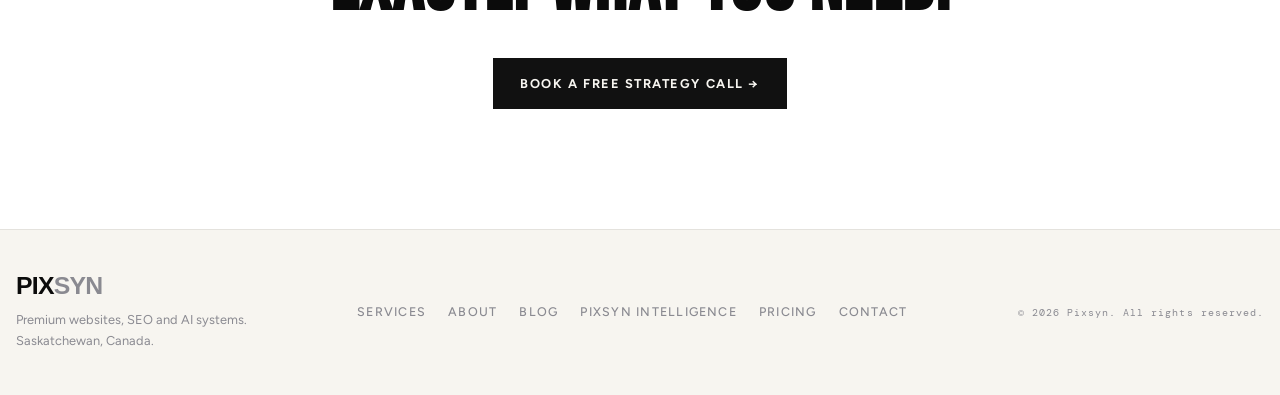
<file: services.html>
<!DOCTYPE html>
<html lang="en">
<head>
  <meta charset="UTF-8" />
  <meta name="viewport" content="width=device-width, initial-scale=1.0" />
  <title>Services — Pixsyn | Website Design, Local SEO &amp; AI Systems</title>
  <meta name="google-site-verification" content="Lgkf16A8EU4ek6sT0yUxnqPzHOumpGakwAijNz4ITOw" />
  <meta name="description" content="Explore Pixsyn's core services in detail — website design, local SEO, AI receptionist, AI chatbot, and AI workflow automation for Saskatchewan businesses."/>
  <meta name="keywords" content="Saskatchewan web design services, local SEO Saskatchewan, AI receptionist Saskatchewan, AI chatbot service, workflow automation service"/>
  <meta name="author" content="Pixsyn"/>
  <meta property="og:title" content="Services — Pixsyn"/>
  <meta property="og:description" content="Website design, local SEO, and AI systems — explored in detail, with real answers to real questions."/>
  <meta property="og:url" content="https://pixsyn.com/services.html"/>
  <meta property="og:type" content="website"/>

  <link rel="preconnect" href="https://fonts.googleapis.com" />
  <link rel="preconnect" href="https://fonts.gstatic.com" crossorigin />
  <link href="https://fonts.googleapis.com/css2?family=Bebas+Neue&family=Instrument+Serif:ital@0;1&family=DM+Mono:wght@300;400&family=Figtree:wght@300;400;500;600&display=swap" rel="stylesheet" />
  <link rel="stylesheet" href="style.css" />
  <link rel="icon" type="image/png" sizes="32x32" href="favicon-32.png"/>
  <link rel="icon" type="image/png" sizes="64x64" href="favicon.png"/>
  <link rel="apple-touch-icon" sizes="180x180" href="logo.png"/>
</head>
<body>

  <!-- ── NAV ── -->
  <header class="nav-wrap">
    <div class="container">
      <nav class="nav">
        <a href="index.html#top" class="logo">
           <img src="logo.png" alt="PixSyn logo" class="logo-mark">
          <span class="logo-text">PixSyn</span>
        </a>

        <ul class="nav-links" id="navLinks">
          <li><a href="services.html" aria-current="page">Services</a></li>
          <li><a href="about.html">About</a></li>
          <li><a href="blog.html">Blog</a></li>
          <li><a href="tools.html">Pixsyn Intelligence</a></li>
          <li><a href="index.html#pricing">Pricing</a></li>
          <li><a href="contact.html">Contact</a></li>
        </ul>

        <div class="nav-actions">
          <button class="theme-click" id="themeToggle" type="button" aria-label="Switch to night mode">
            <span id="themeText">☾</span>
          </button>
          <a href="index.html#contact" class="nav-cta">Book a Free Call</a>
        </div>

        <button class="hamburger" id="hamburger" aria-label="Toggle menu" aria-expanded="false">
          <span></span><span></span><span></span>
        </button>
      </nav>
    </div>
  </header>

  <!-- MOBILE MENU -->
  <div class="mobile-menu" id="mobileMenu" aria-hidden="true">
    <a href="services.html">Services</a>
    <a href="about.html">About</a>
    <a href="blog.html">Blog</a>
    <a href="tools.html">Pixsyn Intelligence</a>
    <a href="index.html#pricing">Pricing</a>
    <a href="contact.html">Contact</a>
  </div>

  <main id="top">

    <!-- ── HEADER ── -->
    <section class="section hero" style="min-height:auto;">
      <div class="hero-watermark" aria-hidden="true">PIXSYN</div>
      <div class="container" style="position:relative; z-index:1;">
        <div class="eyebrow">Services</div>
        <h1 class="section-title">FIVE SERVICES.<br>ONE SYSTEM.</h1>
        <p class="section-desc tools-intro">
          Each service is built to work on its own or as part of a bigger system.
          Here's exactly what's included, how it works, and the questions we get
          asked most on strategy calls.
        </p>

        <div class="svc-nav-strip js-reveal">
          <a href="#website-design" class="svc-nav-link">Website Design</a>
          <a href="#local-seo" class="svc-nav-link">Local SEO</a>
          <a href="#ai-receptionist" class="svc-nav-link">AI Receptionist</a>
          <a href="#ai-chatbot" class="svc-nav-link">AI Chatbot</a>
          <a href="#ai-automation" class="svc-nav-link">AI Automation</a>
        </div>
      </div>
    </section>

    <!-- ── 01 WEBSITE DESIGN ── -->
    <section class="svc-detail" id="website-design">
      <div class="container">
        <div class="svc-detail-head">
          <span class="svc-detail-num">01</span>
          <h2 class="svc-detail-title">Website Design</h2>
        </div>

        <div class="svc-detail-grid">
          <div class="svc-detail-copy">
            <p>
              Most business websites are built once and forgotten — a digital brochure
              nobody updates. We build the opposite: a site engineered around one goal,
              getting the right visitor to reach out, with a launch timeline that
              actually holds.
            </p>
            <p>
              Every project starts with your offer and your ideal client, not a template.
              We map the pages your business actually needs, write the structure around
              how people search and decide, and build in Webflow or WordPress depending
              on what fits your business best — not what's easiest for us.
            </p>
            <p>
              The 14-day launch guarantee isn't a marketing line. It's the direct result
              of a tight, senior-led process with no junior handoffs and no waiting on
              a queue.
            </p>

            <div class="svc-faq-title">Common Questions</div>
            <div class="svc-faq">
              <details class="svc-faq-item">
                <summary>Is the 14-day launch guarantee real, or does it only apply to simple sites?<span class="svc-faq-icon">+</span></summary>
                <p>
                  It applies to standard business websites — the kind most Saskatchewan
                  service businesses need (5-8 pages, clear service offering). Larger
                  custom builds with heavy functionality get a specific timeline on the
                  strategy call, but the standard build is genuinely 14 days from kickoff.
                </p>
              </details>
              <details class="svc-faq-item">
                <summary>Webflow or WordPress — how do you decide which one I need?<span class="svc-faq-icon">+</span></summary>
                <p>
                  It depends on how much you'll want to edit yourself after launch and
                  what you might need to integrate later. We'll walk through both on the
                  strategy call and recommend the one that fits your business, not just
                  whichever is faster for us to build.
                </p>
              </details>
              <details class="svc-faq-item">
                <summary>What if I need more than 5 pages?<span class="svc-faq-icon">+</span></summary>
                <p>
                  Totally fine — pricing and timeline scale with scope, and we'll lay
                  that out clearly before any work starts. No surprise invoices.
                </p>
              </details>
              <details class="svc-faq-item">
                <summary>Do you write the copy, or do I need to provide it?<span class="svc-faq-icon">+</span></summary>
                <p>
                  We handle messaging and structure as part of the build — you're not
                  left staring at a blank page trying to write your own homepage copy.
                  If you already have brand copy you love, we'll work with it.
                </p>
              </details>
            </div>
          </div>

          <div class="svc-included">
            <div class="svc-included-title">What's Included</div>
            <ul>
              <li>Custom website design and build</li>
              <li>Webflow or WordPress delivery</li>
              <li>14-day launch guarantee</li>
              <li>Conversion-focused page structure and CTAs</li>
              <li>Mobile-first responsive design</li>
              <li>Analytics setup and SEO foundations</li>
            </ul>
            <a href="index.html#contact" class="btn-dark">Get a Website Quote &rarr;</a>
          </div>
        </div>
      </div>
    </section>

    <!-- ── 02 LOCAL SEO ── -->
    <section class="svc-detail" id="local-seo">
      <div class="container">
        <div class="svc-detail-head">
          <span class="svc-detail-num">02</span>
          <h2 class="svc-detail-title">Local SEO</h2>
        </div>

        <div class="svc-detail-grid">
          <div class="svc-detail-copy">
            <p>
              Ranking locally isn't about tricking Google — it's about giving it clear,
              consistent signals that your business is real, active, and actually the
              right answer for what someone nearby is searching for.
            </p>
            <p>
              Our Local SEO retainer covers the fundamentals most agencies skip:
              Google Business Profile optimization, on-page structure that targets your
              actual service area, and ongoing content that keeps your site looking
              active instead of static. It's a monthly process, not a one-time fix,
              because rankings are earned over time, not purchased.
            </p>

            <div class="svc-faq-title">Common Questions</div>
            <div class="svc-faq">
              <details class="svc-faq-item">
                <summary>How long until I actually see ranking movement?<span class="svc-faq-icon">+</span></summary>
                <p>
                  Most businesses see early movement in Google Maps rankings within
                  6-8 weeks, with more meaningful organic search gains building over
                  3-6 months. Anyone promising overnight results isn't being straight
                  with you.
                </p>
              </details>
              <details class="svc-faq-item">
                <summary>Is this a long-term contract or month-to-month?<span class="svc-faq-icon">+</span></summary>
                <p>
                  We'll go over the specifics on your strategy call, but SEO is
                  inherently a compounding process — leaving after two months rarely
                  gives it enough time to work. We're upfront about that from the start.
                </p>
              </details>
              <details class="svc-faq-item">
                <summary>Do you handle my Google Business Profile too?<span class="svc-faq-icon">+</span></summary>
                <p>
                  Yes — Maps visibility is often the single biggest lever for local
                  service businesses, so profile optimization is a core part of the
                  retainer, not an add-on.
                </p>
              </details>
              <details class="svc-faq-item">
                <summary>What actually shows up in the monthly reporting?<span class="svc-faq-icon">+</span></summary>
                <p>
                  Ranking movement on your target keywords, traffic trends, what content
                  or changes went live that month, and what we're prioritizing next —
                  no vague "engagement" metrics that don't tie back to leads.
                </p>
              </details>
            </div>
          </div>

          <div class="svc-included">
            <div class="svc-included-title">What's Included</div>
            <ul>
              <li>Google Business Profile optimization</li>
              <li>On-page SEO across your site</li>
              <li>Local content strategy</li>
              <li>Monthly reporting on rankings and traffic</li>
              <li>Ongoing technical SEO maintenance</li>
            </ul>
            <a href="index.html#contact" class="btn-dark">Get an SEO Quote &rarr;</a>
          </div>
        </div>
      </div>
    </section>

    <!-- ── 03 AI RECEPTIONIST ── -->
    <section class="svc-detail" id="ai-receptionist">
      <div class="container">
        <div class="svc-detail-head">
          <span class="svc-detail-num">03</span>
          <h2 class="svc-detail-title">AI Receptionist</h2>
        </div>

        <div class="svc-detail-grid">
          <div class="svc-detail-copy">
            <p>
              Every missed call is a customer who might not call back. An AI receptionist
              answers instantly, asks the right questions, qualifies the lead, and books
              the appointment — even when you're on a job, closed for the day, or simply
              can't get to the phone in time.
            </p>
            <p>
              It's trained specifically on your business: your services, your pricing
              logic, your service area, and your booking process. It's not a generic
              phone tree. Urgent calls can be routed straight to you, while everything
              else gets handled without interrupting your day.
            </p>

            <div class="svc-faq-title">Common Questions</div>
            <div class="svc-faq">
              <details class="svc-faq-item">
                <summary>Will customers know they're talking to AI?<span class="svc-faq-icon">+</span></summary>
                <p>
                  Sometimes they'll notice, sometimes they won't — what matters more is
                  that they get a real, helpful answer instead of a voicemail. We're not
                  trying to trick anyone; we're trying to make sure nobody hits silence.
                </p>
              </details>
              <details class="svc-faq-item">
                <summary>What happens with emergencies or urgent calls?<span class="svc-faq-icon">+</span></summary>
                <p>
                  The AI is trained to recognize urgency and route those calls directly
                  to you or your team immediately, instead of treating every call the
                  same way.
                </p>
              </details>
              <details class="svc-faq-item">
                <summary>Does it work with my existing business phone number?<span class="svc-faq-icon">+</span></summary>
                <p>
                  Yes — we set it up to work with your current number, so there's nothing
                  new for customers to learn or remember.
                </p>
              </details>
              <details class="svc-faq-item">
                <summary>How does it actually learn my business?<span class="svc-faq-icon">+</span></summary>
                <p>
                  During setup we go through your services, pricing structure, service
                  area, hours, and common customer questions, and train the system
                  specifically around that — not a generic script.
                </p>
              </details>
            </div>
          </div>

          <div class="svc-included">
            <div class="svc-included-title">What's Included</div>
            <ul>
              <li>24/7 call answering and lead capture</li>
              <li>Custom training on your services and pricing</li>
              <li>Intelligent call routing for urgent requests</li>
              <li>CRM and scheduling integration</li>
              <li>Conversation summaries after every call</li>
            </ul>
            <a href="index.html#contact" class="btn-dark">Plan My AI Receptionist &rarr;</a>
          </div>
        </div>
      </div>
    </section>

    <!-- ── 04 AI CHATBOT ── -->
    <section class="svc-detail" id="ai-chatbot">
      <div class="container">
        <div class="svc-detail-head">
          <span class="svc-detail-num">04</span>
          <h2 class="svc-detail-title">AI Website Chatbot</h2>
        </div>

        <div class="svc-detail-grid">
          <div class="svc-detail-copy">
            <p>
              Most visitors who leave your website without contacting you had a question
              they didn't want to call and ask. An embedded AI chatbot answers those
              questions instantly — pricing logic, service details, availability — and
              turns a browsing visitor into a warm, qualified lead your team actually
              wants to talk to.
            </p>
            <p>
              It's trained specifically on your offer, not a generic FAQ script, and
              hands off cleanly to your team once a lead is ready — no cold, vague
              enquiries landing in your inbox.
            </p>

            <div class="svc-faq-title">Common Questions</div>
            <div class="svc-faq">
              <details class="svc-faq-item">
                <summary>How is this different from a generic chatbot plugin?<span class="svc-faq-icon">+</span></summary>
                <p>
                  Plug-and-play chatbots are trained on nothing — they either give vague
                  non-answers or just collect an email. Ours is trained specifically on
                  your services, your pricing structure, and your actual FAQs, so it can
                  give real answers.
                </p>
              </details>
              <details class="svc-faq-item">
                <summary>Can it actually answer pricing questions?<span class="svc-faq-icon">+</span></summary>
                <p>
                  Yes, within the logic we set up together — general ranges, what
                  affects pricing, and when it should hand off to a real quote instead
                  of guessing.
                </p>
              </details>
              <details class="svc-faq-item">
                <summary>Where do the leads it captures actually go?<span class="svc-faq-icon">+</span></summary>
                <p>
                  Straight into your CRM or inbox, formatted with the context of the
                  conversation — not just a bare name and email with no context attached.
                </p>
              </details>
            </div>
          </div>

          <div class="svc-included">
            <div class="svc-included-title">What's Included</div>
            <ul>
              <li>Embedded chat widget on your website</li>
              <li>Trained on your offer, pricing logic, and FAQs</li>
              <li>Lead qualification built into the conversation</li>
              <li>Clean handoff to your team or CRM</li>
              <li>Always-on, 24/7 coverage</li>
            </ul>
            <a href="index.html#contact" class="btn-dark">Plan My Chatbot &rarr;</a>
          </div>
        </div>
      </div>
    </section>

    <!-- ── 05 AI WORKFLOW AUTOMATION ── -->
    <section class="svc-detail" id="ai-automation" style="border-bottom:none;">
      <div class="container">
        <div class="svc-detail-head">
          <span class="svc-detail-num">05</span>
          <h2 class="svc-detail-title">AI Workflow Automation</h2>
        </div>

        <div class="svc-detail-grid">
          <div class="svc-detail-copy">
            <p>
              A lot of businesses don't have a marketing problem — they have a follow-up
              problem. Leads sit unanswered, information gets typed into three different
              places by hand, and the same repetitive steps eat hours every single week.
            </p>
            <p>
              We build custom automations using tools like Make and Zapier, connected
              to your CRM, calendar, and forms, so intake, follow-up, and scheduling
              happen automatically instead of depending on someone remembering to do it.
            </p>

            <div class="svc-faq-title">Common Questions</div>
            <div class="svc-faq">
              <details class="svc-faq-item">
                <summary>What tools do you actually integrate with?<span class="svc-faq-icon">+</span></summary>
                <p>
                  Most common CRMs, calendars, form tools, and communication platforms
                  through Make and Zapier — we'll confirm exact compatibility with your
                  stack on the strategy call.
                </p>
              </details>
              <details class="svc-faq-item">
                <summary>Do I need to already have a CRM for this to work?<span class="svc-faq-icon">+</span></summary>
                <p>
                  No — if you don't have one yet, we can help you pick and set up
                  something appropriate for your size before building the automation
                  around it.
                </p>
              </details>
              <details class="svc-faq-item">
                <summary>How long does a typical automation build take?<span class="svc-faq-icon">+</span></summary>
                <p>
                  It depends entirely on scope — a single follow-up sequence might take
                  days, while a full intake-to-scheduling system takes longer. We'll give
                  you a specific timeline once we know what you actually need automated.
                </p>
              </details>
            </div>
          </div>

          <div class="svc-included">
            <div class="svc-included-title">What's Included</div>
            <ul>
              <li>Custom automation build (Make / Zapier)</li>
              <li>CRM and calendar integration</li>
              <li>Automated follow-up sequences</li>
              <li>Intake and scheduling workflows</li>
              <li>Testing, refinement, and documentation</li>
            </ul>
            <a href="index.html#contact" class="btn-dark">Plan My Automation &rarr;</a>
          </div>
        </div>
      </div>
    </section>

    <!-- ── CTA ── -->
    <section class="section about-cta-section">
      <div class="container about-cta-inner">
        <div class="eyebrow" style="justify-content:center;">Not Sure Where To Start?</div>
        <h2 class="section-title about-cta-title">
          ONE FREE CALL TELLS YOU<br>EXACTLY WHAT YOU NEED.
        </h2>
        <a href="index.html#contact" class="btn-primary about-cta-btn">Book a free strategy call &rarr;</a>
      </div>
    </section>

  </main>

  <!-- ── FOOTER ── -->
  <footer class="footer">
    <div class="container footer-inner">
      <div class="footer-brand">
        <div class="logo">
          <span class="pix">PIX</span><span class="syn">SYN</span>
        </div>
        <p>Premium websites, SEO and AI systems.<br>Saskatchewan, Canada.</p>
      </div>
      <nav class="footer-links" aria-label="Footer navigation">
        <a href="services.html">Services</a>
        <a href="about.html">About</a>
        <a href="blog.html">Blog</a>
        <a href="tools.html">Pixsyn Intelligence</a>
        <a href="index.html#pricing">Pricing</a>
        <a href="contact.html">Contact</a>
      </nav>
      <div class="footer-copy">
        &copy; <span id="fyear"></span> Pixsyn. All rights reserved.
      </div>
    </div>
  </footer>

  <script src="main.js"></script>
</body>
</html>
</file>
<file: style.css>
/* ─────────────────────────────────────────────────────
   PIXSYN — style.css
   Color scheme: Modern editorial minimalism — warm paper, black ink, soft graphite
───────────────────────────────────────────────────── */

/* ── RESET ──────────────────────────────────────────── */
*, *::before, *::after { box-sizing: border-box; margin: 0; padding: 0; }

:root {
  /* Modern editorial minimalism palette */
  --navy:       #f7f5f0;
  --navy-2:     #ffffff;
  --navy-3:     #ebe8df;
  --white:      #0b0b0b;
  --off:        #4f4f55;
  --muted:      #8a8a91;
  --orange:     #111111;
  --orange-h:   #2a2a2a;
  --border:     rgba(11,11,11,0.08);
  --border-mid: rgba(11,11,11,0.14);

  --ff-display: 'Bebas Neue', sans-serif;
  --ff-serif:   'Instrument Serif', serif;
  --ff-mono:    'DM Mono', monospace;
  --ff-body:    'Figtree', sans-serif;

  --ease: cubic-bezier(0.16, 1, 0.3, 1);
}

/* Dark mode palette */
body.dark-mode {
  --navy:       #0b0b0b;
  --navy-2:     #111111;
  --navy-3:     #181818;
  --white:      #f7f5f0;
  --off:        #c9c5bc;
  --muted:      #8f8b84;
  --orange:     #f7f5f0;
  --orange-h:   #d8d3c8;
  --border:     rgba(247,245,240,0.09);
  --border-mid: rgba(247,245,240,0.16);
}

html { scroll-behavior: smooth; }

body {
  background: var(--navy);
  color: var(--white);
  font-family: var(--ff-body);
  font-weight: 400;
  line-height: 1.65;
  overflow-x: hidden;
  cursor: auto;
}

/* grain */
body::before {
  content: '';
  position: fixed; inset: 0;
  pointer-events: none; z-index: 9000;
  opacity: 0.025;
  background-image: url("data:image/svg+xml,%3Csvg xmlns='http://www.w3.org/2000/svg' width='300' height='300'%3E%3Cfilter id='n'%3E%3CfeTurbulence type='fractalNoise' baseFrequency='0.85' numOctaves='4' stitchTiles='stitch'/%3E%3C/filter%3E%3Crect width='300' height='300' filter='url(%23n)'/%3E%3C/svg%3E");
  background-size: 180px;
}

a { color: inherit; text-decoration: none; }
button { font: inherit; border: none; background: none; cursor: none; }
ul { list-style: none; }


/* ── LAYOUT ─────────────────────────────────────────── */
.container {
  width: min(1300px, calc(100% - 2rem));
  margin: 0 auto;
}
.section { padding: 120px 0; }

/* ── SCROLL ANIMATIONS ──────────────────────────────── */
.js-reveal {
  opacity: 0;
  transform: translateY(40px);
  transition: opacity 0.75s var(--ease), transform 0.75s var(--ease);
}
.js-reveal.visible {
  opacity: 1;
  transform: translateY(0);
}

/* ── NAV ─────────────────────────────────────────────── */
.nav-wrap {
  position: sticky; 
  top: 0; 
  z-index: 500;
  background: rgba(247,245,240,0.88);
  backdrop-filter: blur(20px);
  border-bottom: 1px solid var(--border);
  transition: background 0.25s ease, border-color 0.25s ease;
}

body.dark-mode .nav-wrap {
  background: rgba(11,11,11,0.88);
}

.nav {
  display: grid;
  grid-template-columns: 1fr auto 1fr;
  align-items: center;
  height: 72px;
  gap: 24px;
}
.logo {
  justify-self: start;
  display: inline-flex;
  align-items: center;
  gap: 12px;
  line-height: 1;
}

.logo-mark {
  width: 46px;
  height: 46px;
  object-fit: contain;
  display: block;
  margin-top: -1px;
}

.logo-text {
  font-family: "Inter", "Helvetica Neue", Arial, sans-serif;
  font-size: 1.55rem;
  font-weight: 800;
  letter-spacing: -0.055em;
  color: var(--white);
  line-height: 1;
}


.nav-links {
  justify-self: center;
  display: flex;
  align-items: center;
  gap: 32px;
}

@media (max-width: 1250px) and (min-width: 769px) {
  .nav-links { gap: 20px; }
  .nav-links a { font-size: 0.72rem; }
}

.nav-links a {
  font-size: 0.8rem;
  font-weight: 500;
  letter-spacing: 0.12em;
  text-transform: uppercase;
  color: var(--muted);
  position: relative;
  transition: color 0.2s;
}

.nav-links a::after {
  content: '';
  position: absolute;
  bottom: -3px;
  left: 0;
  width: 0;
  height: 1px;
  background: var(--orange);
  transition: width 0.3s var(--ease);
}

.nav-links a:hover { color: var(--white); }
.nav-links a:hover::after { width: 100%; }

.nav-actions {
  justify-self: end;
  display: flex;
  align-items: center;
  gap: 12px;
}

.nav-cta {
  padding: 10px 22px;
  border: 1px solid var(--orange);
  color: var(--orange);
  font-size: 0.78rem;
  font-weight: 600;
  letter-spacing: 0.12em;
  text-transform: uppercase;
  transition: background 0.2s, color 0.2s;
}

.nav-cta:hover {
  background: var(--orange);
  color: var(--navy);
}

/* ── NAV ACTIONS ─────────────────────────────────── */
.nav-actions {
  display: flex;
  align-items: center;
  gap: 12px;
  margin-left: auto;
}

/* ── DAY / NIGHT CLICK ───────────────────────────── */
.theme-click {
  width: 42px;
  height: 42px;
  padding: 0;
  border: 1px solid var(--border-mid);
  background: transparent;
  color: var(--white);
  font-family: var(--ff-body);
  font-size: 1.25rem;
  font-weight: 400;
  line-height: 1;
  display: inline-flex;
  align-items: center;
  justify-content: center;
  transition: background 0.2s, color 0.2s, border-color 0.2s;
}

.theme-click:hover {
  border-color: var(--orange);
  color: var(--white);
  background: rgba(11,11,11,0.035);
}

body.dark-mode .theme-click:hover {
  background: rgba(247,245,240,0.06);
}

.hamburger { display: none; flex-direction: column; gap: 5px; padding: 8px; }

.hamburger span {
  display: block; width: 22px; height: 1.5px;
  background: var(--white);
  transition: transform 0.3s var(--ease), opacity 0.3s;
}

.hamburger.open span:nth-child(1) { transform: translateY(6.5px) rotate(45deg); }
.hamburger.open span:nth-child(2) { opacity: 0; }
.hamburger.open span:nth-child(3) { transform: translateY(-6.5px) rotate(-45deg); }
.mobile-menu {
  display: none; position: fixed; inset: 0;
  background: var(--navy); z-index: 490;
  flex-direction: column; align-items: center;
  justify-content: center; gap: 28px;
}
.mobile-menu.open { display: flex; }
.mobile-menu a {
  font-family: var(--ff-display);
  font-size: clamp(2.8rem, 10vw, 5rem);
  letter-spacing: 0.05em; color: var(--white);
  transition: color 0.2s;
}
.mobile-menu a:hover { color: var(--orange); }

/* ── HERO ─────────────────────────────────────────── */
.hero {
  min-height: auto;
  display: flex; 
  flex-direction: column;
  justify-content: flex-start;
  position: relative; 
  overflow: hidden;
  border-bottom: 1px solid var(--border);
}

.hero-watermark {
  position: absolute; top: 50%; left: 50%;
  transform: translate(-50%, -50%);
  font-family: var(--ff-display);
  font-size: clamp(18vw, 22vw, 30vw);
  color: transparent;
  -webkit-text-stroke: 1px rgba(11,11,11,0.035);
  white-space: nowrap; pointer-events: none;
  user-select: none; letter-spacing: 0.04em; line-height: 1;
  will-change: transform;
}

/* ticker */
.ticker-wrap {
  position: relative;
  padding: 9px 0;
  border-bottom: 1px solid var(--border);
  overflow: hidden; white-space: nowrap;
}
.ticker-track {
  display: inline-flex; gap: 48px;
  animation: ticker 32s linear infinite;
}
.ticker-track span {
  font-family: var(--ff-mono); font-size: 0.68rem;
  letter-spacing: 0.18em; text-transform: uppercase; color: var(--muted);
}
.ticker-track .bull { color: var(--orange); }

@keyframes ticker {
  from { transform: translateX(0); }
  to   { transform: translateX(-50%); }
}

/* hero body */
.hero-body {
  display: grid;
  grid-template-columns: 1fr 320px;
  gap: 48px; align-items: end;
  padding-top: 80px; padding-bottom: 72px;
  position: relative; z-index: 2;
}

.hero-eyebrow {
  display: flex; align-items: center; gap: 10px;
  font-family: var(--ff-mono); font-size: 0.7rem;
  letter-spacing: 0.18em; text-transform: uppercase;
  color: var(--muted); margin-bottom: 22px;
}
.eyebrow-dot {
  width: 7px; height: 7px; border-radius: 50%;
  background: var(--orange);
  box-shadow: 0 0 10px var(--orange);
  animation: blink 2.4s ease-in-out infinite;
}
@keyframes blink {
  0%,100% { box-shadow: 0 0 6px var(--orange); }
  50%      { box-shadow: 0 0 18px var(--orange); }
}

.hero-title {
  font-family: var(--ff-display);
  font-size: clamp(5rem, 12vw, 13rem);
  line-height: 0.88; letter-spacing: 0.02em; color: var(--white);
  display: flex; flex-direction: column;
}
.ht-italic {
  color: var(--orange);
  font-family: var(--ff-serif);
  font-style: italic; font-size: 0.7em; letter-spacing: 0;
}

.hero-desc {
  margin-top: 26px; font-size: 0.97rem;
  color: var(--off); line-height: 1.8; max-width: 520px; font-weight: 300;
}

.hero-btns {
  display: flex; gap: 14px; flex-wrap: wrap; margin-top: 34px;
}

/* info card */
.info-card {
  background: var(--navy-2);
  border: 1px solid var(--border-mid);
  padding: 26px 24px;
}
.ic-label {
  font-family: var(--ff-mono); font-size: 0.62rem;
  letter-spacing: 0.18em; text-transform: uppercase;
  color: var(--muted); margin-bottom: 10px;
}
.ic-status {
  display: flex; align-items: center; gap: 10px;
  font-size: 0.9rem; font-weight: 600; color: var(--white); margin-bottom: 18px;
}
.live-dot {
  width: 8px; height: 8px; border-radius: 50%;
  background: var(--orange);
  animation: blink 2.4s ease-in-out infinite; flex-shrink: 0;
}
.ic-rule { border: none; border-top: 1px solid var(--border); margin: 14px 0; }
.ic-row {
  display: flex; justify-content: space-between; align-items: center;
  font-size: 0.84rem; padding: 7px 0;
}
.ic-row span { color: var(--muted); }
.ic-row strong { color: var(--white); font-weight: 600; }
.ic-tagline {
  font-family: var(--ff-mono); font-size: 0.62rem;
  letter-spacing: 0.14em; text-transform: uppercase;
  color: var(--orange); margin-top: 4px;
}

/* stats bar */
.hero-stats {
  border-top: 1px solid var(--border);
  background: var(--navy-2);
}
.stats-inner {
  display: grid;
  grid-template-columns: repeat(4, 1fr);
}
.stat {
  padding: 28px 24px;
  border-right: 1px solid var(--border);
}
.stat:last-child { border-right: none; }
.stat-num {
  display: block;
  font-family: var(--ff-display);
  font-size: clamp(2.2rem, 3.5vw, 3.4rem);
  letter-spacing: 0.02em; line-height: 1; color: var(--white);
}
.stat-lbl {
  display: block; margin-top: 8px;
  font-family: var(--ff-mono); font-size: 0.66rem;
  letter-spacing: 0.14em; text-transform: uppercase; color: var(--muted);
}
/* ── MARQUEE BAR ─────────────────────────────────── */
.marquee-bar {
  width: 100%;
  background: var(--orange);
  padding: 12px 0;
  overflow: hidden;
  white-space: nowrap;
  border-top: 1px solid var(--border);
  border-bottom: 1px solid var(--border);
}

.marquee-track {
  display: flex;
  width: max-content;
  animation: marqueeMove 24s linear infinite;
}

.marquee-group {
  display: flex;
  align-items: center;
  gap: 42px;
  padding-right: 42px;
  flex-shrink: 0;
}

.marquee-group span {
  font-family: var(--ff-display);
  font-size: 1rem;
  letter-spacing: 0.12em;
  text-transform: uppercase;
  color: var(--navy);
  flex-shrink: 0;
}

.marquee-group .mdot {
  opacity: 0.45;
}

@keyframes marqueeMove {
  from {
    transform: translateX(0);
  }
  to {
    transform: translateX(-33.333%);
  }
}

/* ── BUTTONS ─────────────────────────────────────── */
.btn-primary {
  display: inline-flex; align-items: center; gap: 8px;
  padding: 14px 26px;
  background: var(--orange); color: var(--navy);
  font-weight: 700; font-size: 0.8rem;
  letter-spacing: 0.12em; text-transform: uppercase;
  transition: background 0.2s, transform 0.2s var(--ease);
  border: 1px solid transparent;
}
.btn-primary:hover { background: var(--orange-h); transform: translateY(-2px); }

.btn-ghost {
  display: inline-flex; align-items: center; gap: 8px;
  padding: 14px 26px;
  border: 1px solid var(--border-mid); color: var(--white);
  font-weight: 500; font-size: 0.8rem;
  letter-spacing: 0.12em; text-transform: uppercase;
  transition: border-color 0.2s, background 0.2s, transform 0.2s var(--ease);
}
.btn-ghost:hover {
  border-color: var(--orange); color: var(--orange);
  transform: translateY(-2px);
}

.btn-dark {
  display: inline-flex; align-items: center; gap: 8px;
  padding: 14px 26px;
  background: var(--navy); color: var(--white);
  font-weight: 700; font-size: 0.8rem;
  letter-spacing: 0.12em; text-transform: uppercase;
  border: 1px solid var(--navy);
  transition: background 0.2s, transform 0.2s var(--ease);
}
.btn-dark:hover { background: #2a2a2a; transform: translateY(-2px); }

/* ── SECTION LABELS ──────────────────────────────── */
.eyebrow {
  font-family: var(--ff-mono); font-size: 0.7rem;
  letter-spacing: 0.22em; text-transform: uppercase;
  color: var(--orange);
  display: flex; align-items: center; gap: 10px;
  margin-bottom: 16px;
}
.eyebrow::before {
  content: ''; width: 24px; height: 1px; background: var(--orange);
}

.section-title {
  font-family: var(--ff-display);
  font-size: clamp(3rem, 6vw, 6.8rem);
  line-height: 0.9; letter-spacing: 0.02em; color: var(--white);
  margin-bottom: 24px;
}
.section-title em {
  font-family: var(--ff-serif); font-style: italic;
  color: var(--orange); font-size: 0.85em; letter-spacing: 0;
}

.section-head {
  display: grid; grid-template-columns: 1fr 380px;
  align-items: end; gap: 48px; margin-bottom: 56px;
}
.section-desc {
  font-size: 0.93rem; color: var(--off);
  line-height: 1.8; font-weight: 300; padding-bottom: 4px;
}

/* ── SERVICES ────────────────────────────────────── */
.srv-list { border-top: 1px solid var(--border); }

.srv-row {
  display: grid;
  grid-template-columns: 64px 1fr auto auto;
  align-items: center;
  gap: 36px; padding: 36px 0;
  border-bottom: 1px solid var(--border);
  position: relative; overflow: hidden;
  transition: padding-left 0.4s var(--ease);
  cursor: auto;
}
.srv-row::before {
  content: ''; position: absolute;
  inset: 0; left: -100%;
  background: rgba(11,11,11,0.035);
  transition: left 0.5s var(--ease);
}
.srv-row:hover::before { left: 0; }
.srv-row:hover { padding-left: 10px; }

.srv-num {
  font-family: var(--ff-mono); font-size: 0.7rem;
  color: var(--muted); letter-spacing: 0.1em;
  position: relative; z-index: 1; padding-top: 4px;
}
.srv-info { position: relative; z-index: 1; }
.srv-name {
  font-family: var(--ff-display);
  font-size: clamp(1.8rem, 3vw, 3.2rem);
  letter-spacing: 0.04em; line-height: 1;
  color: var(--white); transition: color 0.2s;
}
.srv-row:hover .srv-name { color: var(--orange); }
.srv-desc {
  margin-top: 10px; font-size: 0.88rem;
  color: var(--muted); line-height: 1.75; max-width: 520px; font-weight: 300;
}
.srv-tags {
  display: flex; flex-wrap: wrap; gap: 6px; margin-top: 14px;
}
.tag {
  padding: 4px 12px;
  border: 1px solid var(--border-mid);
  font-family: var(--ff-mono); font-size: 0.63rem;
  letter-spacing: 0.1em; text-transform: uppercase;
  color: var(--muted);
  transition: border-color 0.2s, color 0.2s;
}
.srv-row:hover .tag {
  border-color: rgba(11,11,11,0.22);
  color: rgba(11,11,11,0.62);
}
.srv-meta {
  display: flex; flex-direction: column; gap: 16px;
  position: relative; z-index: 1; min-width: 140px;
}
.srv-meta-item strong {
  display: block; font-size: 0.9rem;
  font-weight: 600; color: var(--white);
}
.srv-meta-item span {
  display: block; font-size: 0.78rem;
  color: var(--muted); margin-top: 3px;
  font-family: var(--ff-mono); letter-spacing: 0.06em;
}
.srv-arrow {
  font-size: 1.6rem; color: var(--border-mid);
  position: relative; z-index: 1;
  transition: color 0.2s, transform 0.3s var(--ease);
}
.srv-row:hover .srv-arrow { color: var(--orange); transform: translate(4px,-4px); }

/* ── WHY SECTION ─────────────────────────────────── */
.why-section { background: var(--navy-2); }

.why-desc { max-width: 580px; margin-bottom: 0; }

.why-grid {
  display: grid; grid-template-columns: repeat(2, 1fr);
  gap: 0; border: 1px solid var(--border);
  margin-top: 60px;
}
.why-card {
  padding: 44px 40px;
  border-right: 1px solid var(--border);
  border-bottom: 1px solid var(--border);
  transition: background 0.3s;
}
.why-card:nth-child(2n)        { border-right: none; }
.why-card:nth-last-child(-n+2) { border-bottom: none; }
.why-card:hover { background: rgba(11,11,11,0.04); }

.why-num {
  font-family: var(--ff-mono); font-size: 0.65rem;
  letter-spacing: 0.2em; color: var(--orange);
  margin-bottom: 18px;
}
.why-card h3 {
  font-family: var(--ff-display); font-size: 1.8rem;
  letter-spacing: 0.04em; color: var(--white); margin-bottom: 14px;
}
.why-card p {
  font-size: 0.9rem; color: var(--off);
  line-height: 1.8; font-weight: 300;
}

/* proof strip */
.proof-strip {
  display: grid; grid-template-columns: 1fr auto 1fr auto 1fr auto 1fr;
  align-items: center; gap: 0;
  border: 1px solid var(--border);
  margin-top: 48px;
}
.proof-item { padding: 32px 36px; }
.proof-item strong {
  display: block; font-family: var(--ff-display);
  font-size: 2.4rem; letter-spacing: 0.02em;
  color: var(--orange); line-height: 1; margin-bottom: 8px;
}
.proof-item span {
  font-size: 0.84rem; color: var(--muted);
  line-height: 1.6; font-weight: 300;
}
.proof-divider { width: 1px; height: 100%; background: var(--border); align-self: stretch; }

/* ── AI SHOWCASE ─────────────────────────────────── */
.ai-section { background: var(--navy-3); }

.ai-grid {
  display: grid; grid-template-columns: 1fr 1fr;
  gap: 72px; align-items: center;
}
.ai-copy .section-title { font-size: clamp(2.5rem, 5vw, 5.5rem); }
.ai-copy p {
  font-size: 0.95rem; color: var(--off);
  line-height: 1.8; font-weight: 300; margin-bottom: 24px;
}

.ai-points { display: grid; gap: 14px; margin-top: 8px; }
.ai-points li {
  display: flex; align-items: flex-start; gap: 14px;
  font-size: 0.9rem; color: var(--off); line-height: 1.65;
}
.ai-dot {
  width: 6px; height: 6px; border-radius: 50%;
  background: var(--orange); flex-shrink: 0; margin-top: 8px;
}

/* chat card */
.ai-card {
  background: var(--navy-2);
  border: 1px solid var(--border-mid);
  overflow: hidden;
}
.ai-card-header {
  display: flex; align-items: center; gap: 8px;
  padding: 14px 18px;
  border-bottom: 1px solid var(--border);
  background: var(--navy);
}
.ai-card-dot {
  width: 10px; height: 10px; border-radius: 50%;
}
.ai-card-dot.red    { background: #c9c3b8; }
.ai-card-dot.amber  { background: #9f9a91; }
.ai-card-dot.green  { background: #5e5a54; }
.ai-card-title {
  font-family: var(--ff-mono); font-size: 0.68rem;
  letter-spacing: 0.12em; color: var(--muted);
  margin-left: 6px;
}

.ai-chat { padding: 20px 18px; display: grid; gap: 14px; }
.chat-msg {
  max-width: 82%; padding: 11px 15px;
  font-size: 0.87rem; line-height: 1.6;
  border-radius: 2px;
}
.chat-msg.bot {
  background: var(--navy-3); color: var(--off);
  border: 1px solid var(--border); justify-self: start;
}
.chat-msg.user {
  background: var(--orange); color: var(--navy);
  font-weight: 500; justify-self: end;
}

/* typing dots */
.chat-msg.typing {
  display: flex; align-items: center; gap: 5px;
  padding: 14px 18px; background: var(--navy-3);
  border: 1px solid var(--border);
}
.typing-dot {
  width: 6px; height: 6px; border-radius: 50%;
  background: var(--muted);
  animation: typingBounce 1.2s ease-in-out infinite;
}
.typing-dot:nth-child(2) { animation-delay: 0.2s; }
.typing-dot:nth-child(3) { animation-delay: 0.4s; }
@keyframes typingBounce {
  0%,60%,100% { transform: translateY(0); opacity: 0.4; }
  30%         { transform: translateY(-6px); opacity: 1; }
}

.ai-card-footer {
  display: flex; gap: 0;
  border-top: 1px solid var(--border); padding: 12px 14px; gap: 10px;
}
.ai-card-footer input {
  flex: 1; background: var(--navy-3);
  border: 1px solid var(--border); color: var(--muted);
  padding: 10px 14px; font-size: 0.85rem; font-family: var(--ff-body);
  outline: none; cursor: default;
}
.ai-send {
  padding: 10px 16px; background: var(--orange); color: var(--navy);
  font-weight: 700; font-size: 0.78rem;
  letter-spacing: 0.1em; cursor: auto;
}

.ai-stats-row {
  display: grid; grid-template-columns: repeat(3,1fr);
  border: 1px solid var(--border-mid); border-top: none;
}
.ai-stat {
  padding: 20px 18px;
  border-right: 1px solid var(--border);
  text-align: center;
}
.ai-stat:last-child { border-right: none; }
.ai-stat strong {
  display: block; font-family: var(--ff-display);
  font-size: 1.8rem; letter-spacing: 0.04em;
  color: var(--orange); line-height: 1; margin-bottom: 6px;
}
.ai-stat span {
  font-family: var(--ff-mono); font-size: 0.65rem;
  letter-spacing: 0.12em; text-transform: uppercase; color: var(--muted);
}

/* ── PROCESS ─────────────────────────────────────── */
.process-grid {
  display: grid; grid-template-columns: repeat(4,1fr);
  border: 1px solid var(--border); margin-top: 56px;
}
.process-card {
  padding: 44px 36px;
  border-right: 1px solid var(--border);
  transition: background 0.3s;
}
.process-card:last-child { border-right: none; }
.process-card:hover { background: rgba(11,11,11,0.035); }

.process-num {
  font-family: var(--ff-display); font-size: 4.5rem;
  color: rgba(11,11,11,0.05); line-height: 1; margin-bottom: 20px;
}
.process-accent {
  width: 28px; height: 2px; background: var(--orange); margin-bottom: 18px;
}
.process-card h3 {
  font-family: var(--ff-display); font-size: 1.55rem;
  letter-spacing: 0.04em; color: var(--white); margin-bottom: 14px;
}
.process-card p {
  font-size: 0.87rem; color: var(--muted);
  line-height: 1.78; font-weight: 300;
}

/* ── PRICING ─────────────────────────────────────── */
.pricing-section { background: var(--navy-2); }

.pricing-grid {
  display: grid; grid-template-columns: repeat(3,1fr);
  border: 1px solid var(--border); margin-top: 56px;
}
.pricing-card {
  padding: 44px 38px;
  border-right: 1px solid var(--border);
  display: flex; flex-direction: column;
  transition: background 0.3s;
}
.pricing-card:last-child { border-right: none; }
.pricing-card:not(.featured):hover { background: rgba(11,11,11,0.035); }
.pricing-card.featured {
  background: var(--orange);
  border-color: var(--orange);
}
.pricing-card.featured .pc-plan,
.pricing-card.featured .pc-desc,
.pricing-card.featured .pc-list li { color: rgba(247,245,240,0.85) !important; }
.pricing-card.featured .pc-price,
.pricing-card.featured h3 { color: #f7f5f0 !important; }
.pricing-card.featured .pc-list li::before { background: #f7f5f0 !important; }

body.dark-mode .pricing-card.featured {
  background: #00539c;
  border-color: #00539c;
}
body.dark-mode .pricing-card.featured .pc-plan,
body.dark-mode .pricing-card.featured .pc-desc,
body.dark-mode .pricing-card.featured .pc-list li { color: rgba(255,255,255,0.85) !important; }
body.dark-mode .pricing-card.featured .pc-price,
body.dark-mode .pricing-card.featured h3 { color: #ffffff !important; }
body.dark-mode .pricing-card.featured .pc-badge { background: #fff; color: #00539c; }

.pc-badge {
  display: inline-block; align-self: flex-start;
  padding: 5px 14px; margin-bottom: 22px;
  background: var(--orange); color: var(--navy);
  font-family: var(--ff-mono); font-size: 0.62rem;
  letter-spacing: 0.16em; text-transform: uppercase;
}
.pc-plan {
  font-family: var(--ff-mono); font-size: 0.68rem;
  letter-spacing: 0.2em; text-transform: uppercase;
  color: var(--muted); margin-bottom: 18px;
}
.pc-price {
  font-family: var(--ff-display);
  font-size: clamp(2rem, 3vw, 3.2rem);
  letter-spacing: 0.02em; line-height: 1;
  color: var(--white); margin-bottom: 14px;
}
.pc-desc {
  font-size: 0.87rem; color: var(--muted);
  line-height: 1.75; margin-bottom: 28px; font-weight: 300;
}
.pc-list {
  display: grid; gap: 11px; margin-bottom: 36px; flex: 1;
}
.pc-list li {
  position: relative; padding-left: 18px;
  font-size: 0.87rem; color: var(--off); line-height: 1.55;
}
.pc-list li::before {
  content: ''; position: absolute;
  left: 0; top: 0.52em;
  width: 6px; height: 6px; border-radius: 50%;
  background: var(--orange);
}
.pc-btn { margin-top: auto; justify-content: center; }

.pricing-note {
  margin-top: 32px; text-align: center;
  font-family: var(--ff-mono); font-size: 0.7rem;
  letter-spacing: 0.1em; color: var(--muted);
  line-height: 1.7;
}

/* ── CONTACT ─────────────────────────────────────── */
.contact-grid {
  display: grid; grid-template-columns: 0.8fr 1.2fr;
  gap: 80px; align-items: start;
}

.contact-title {
  font-family: var(--ff-display);
  font-size: clamp(3.5rem, 6.5vw, 7rem);
  line-height: 0.9; letter-spacing: 0.02em;
  color: var(--white); margin-bottom: 24px;
}
.contact-title em {
  font-family: var(--ff-serif); font-style: italic;
  color: var(--orange); font-size: 0.75em; letter-spacing: 0;
}
.contact-sub {
  font-size: 0.93rem; color: var(--off);
  line-height: 1.8; margin-bottom: 26px; font-weight: 300;
}
.contact-points { display: grid; gap: 12px; }
.contact-points li {
  display: flex; align-items: flex-start; gap: 12px;
  font-size: 0.87rem; color: var(--off); line-height: 1.6;
}
.contact-points li::before {
  content: ''; width: 18px; height: 1px;
  background: var(--orange); flex-shrink: 0; margin-top: 11px;
}

/* form */
.contact-form { display: grid; gap: 18px; }
.form-row { display: grid; grid-template-columns: 1fr 1fr; gap: 18px; }
.field { display: grid; gap: 8px; }
.field label {
  font-family: var(--ff-mono); font-size: 0.63rem;
  letter-spacing: 0.16em; text-transform: uppercase; color: var(--muted);
}
.field input,
.field select,
.field textarea {
  width: 100%; padding: 13px 16px;
  background: var(--navy-2); border: 1px solid var(--border-mid);
  color: var(--white); font-family: var(--ff-body); font-size: 0.92rem;
  outline: none; appearance: none;
  transition: border-color 0.2s, background 0.2s;
}
.field input::placeholder,
.field textarea::placeholder { color: #aaa6a0; }
.field input:focus,
.field select:focus,
.field textarea:focus {
  border-color: var(--orange);
  background: rgba(11,11,11,0.035);
}
.field select { cursor: auto; }
.field textarea { resize: vertical; min-height: 130px; }

.form-status {
  font-size: 0.87rem; padding: 14px 16px; display: none;
  font-family: var(--ff-mono); letter-spacing: 0.06em;
}
.form-status.success {
  display: block; background: rgba(11,11,11,0.06);
  border: 1px solid rgba(11,11,11,0.18); color: var(--orange);
}
.form-status.error {
  display: block; background: rgba(185,74,72,0.08);
  border: 1px solid rgba(185,74,72,0.24); color: #b94a48;
}
.submit-btn { width: 100%; justify-content: center; padding: 17px; font-size: 0.85rem; }

/* ── FOOTER ──────────────────────────────────────── */
.footer {
  border-top: 1px solid var(--border);
  padding: 44px 0;
  background: var(--navy);
}
.footer-inner {
  display: flex; align-items: center;
  justify-content: space-between; gap: 24px; flex-wrap: wrap;
}
.footer-brand .logo {
  gap: 0;
  font-family: "Inter", "Helvetica Neue", Arial, sans-serif;
  font-size: 1.55rem;
  font-weight: 800;
  letter-spacing: -0.03em;
}
.footer-brand .pix { color: var(--white); }
.footer-brand .syn { color: var(--muted); }
.footer-brand p {
  font-size: 0.8rem; color: var(--muted);
  margin-top: 8px; line-height: 1.6;
}
.footer-links {
  display: flex; gap: 22px; flex-wrap: wrap;
}
.footer-links a {
  font-size: 0.78rem; font-weight: 500;
  letter-spacing: 0.1em; text-transform: uppercase;
  color: var(--muted); transition: color 0.2s;
}
.footer-links a:hover { color: var(--orange); }
.footer-copy {
  font-family: var(--ff-mono); font-size: 0.65rem;
  letter-spacing: 0.1em; color: var(--muted);
}

/* ── ABOUT PAGE ──────────────────────────────────── */
.about-hero { border-bottom: 1px solid var(--border); }
.about-hero-body {
  grid-template-columns: 1fr;
  padding-top: 72px; padding-bottom: 64px;
  max-width: 900px;
}
.about-title { font-size: clamp(3.2rem, 8vw, 7rem); }
.about-hero-desc { max-width: 640px; }

.story-section { }
.story-grid {
  display: grid; grid-template-columns: 1.4fr 0.6fr;
  gap: 64px; align-items: start;
}
.story-copy p {
  font-size: 0.97rem; color: var(--off);
  line-height: 1.9; font-weight: 300; margin-bottom: 22px;
}
.story-copy p:last-child { margin-bottom: 0; }
.story-lead {
  font-family: var(--ff-serif); font-style: italic;
  font-size: 1.35rem !important; color: var(--white) !important;
  line-height: 1.6 !important; font-weight: 400 !important;
}
.story-side { position: sticky; top: 96px; }

.about-cta-section { background: var(--navy-2); border-top: 1px solid var(--border); }
.about-cta-inner { text-align: center; max-width: 900px; }
.about-cta-title { text-align: center; margin: 0 auto 36px; }
.about-cta-btn { justify-content: center; }

@media (max-width: 1100px) {
  .story-grid { grid-template-columns: 1fr; gap: 40px; }
  .story-side { position: static; }
}

/* ── BLOG ────────────────────────────────────────── */
.blog-intro { max-width: 620px; margin-bottom: 48px; }

.blog-hero-card {
  position: relative;
  display: block;
  overflow: hidden;
  border: 1px solid var(--border);
  padding: 72px 48px;
  transition: border-color 0.3s, background 0.3s;
}
.blog-hero-card:hover { border-color: var(--border-mid); }

.blog-hero-card .hero-watermark {
  -webkit-text-stroke: 1px rgba(11,11,11,0.045);
  font-size: clamp(4rem, 13vw, 10rem);
}
body.dark-mode .blog-hero-card .hero-watermark {
  -webkit-text-stroke: 1px rgba(247,245,240,0.06);
}

.blog-hero-body { position: relative; z-index: 1; }
.blog-meta {
  display: flex; align-items: center; gap: 10px;
  font-family: var(--ff-mono); font-size: 0.68rem;
  letter-spacing: 0.1em; text-transform: uppercase;
  color: var(--muted); margin-bottom: 18px;
}
.blog-meta .tag { padding: 3px 10px; }
.blog-meta.small { margin-bottom: 12px; }
.meta-dot { color: var(--border-mid); }

.blog-hero-title {
  font-family: var(--ff-display);
  font-size: clamp(2rem, 4vw, 3.4rem);
  letter-spacing: 0.02em; line-height: 1.05;
  color: var(--white); margin-bottom: 16px; max-width: 780px;
}
.blog-hero-excerpt {
  font-size: 0.95rem; color: var(--off);
  line-height: 1.8; font-weight: 300; max-width: 620px; margin-bottom: 22px;
}
.blog-read-more {
  display: inline-flex; align-items: center; gap: 8px;
  font-family: var(--ff-mono); font-size: 0.75rem;
  letter-spacing: 0.1em; text-transform: uppercase;
  color: var(--orange); font-weight: 600;
}
.blog-read-more .arrow { transition: transform 0.3s var(--ease); }
.blog-hero-card:hover .blog-read-more .arrow { transform: translateX(4px); }

/* grid — cards with small thumbnail media */
.blog-grid {
  display: grid; grid-template-columns: repeat(3, 1fr);
  gap: 0; border: 1px solid var(--border);
}
.blog-card {
  display: block;
  border-right: 1px solid var(--border);
  border-bottom: 1px solid var(--border);
  transition: background 0.3s;
}
.blog-card:nth-child(3n) { border-right: none; }
.blog-card:nth-last-child(-n+3):nth-child(3n+1),
.blog-card:nth-last-child(-n+3):nth-child(3n+2),
.blog-card:nth-last-child(-n+3):nth-child(3n+3) { border-bottom: none; }
.blog-card:hover { background: rgba(11,11,11,0.03); }

.blog-card-media {
  position: relative; height: 130px;
  background-color: var(--white);
  background-image: repeating-linear-gradient(
    135deg, rgba(247,245,240,0.05) 0px, rgba(247,245,240,0.05) 1px,
    transparent 1px, transparent 14px
  );
  border-bottom: 1px solid var(--border);
  display: flex; align-items: flex-end; padding: 14px;
}
body.dark-mode .blog-card-media {
  background-image: repeating-linear-gradient(
    135deg, rgba(11,11,11,0.06) 0px, rgba(11,11,11,0.06) 1px,
    transparent 1px, transparent 14px
  );
}
.blog-card-badge {
  font-family: var(--ff-mono); font-size: 0.6rem;
  letter-spacing: 0.14em; text-transform: uppercase;
  padding: 5px 11px;
  background: var(--navy); color: var(--white);
  border: 1px solid var(--border-mid);
}
.blog-card-body { padding: 28px 30px 32px; }
.blog-card h3 {
  font-family: var(--ff-display); font-size: 1.55rem;
  letter-spacing: 0.02em; line-height: 1.15;
  color: var(--white); margin-bottom: 12px;
  transition: color 0.2s;
}
.blog-card:hover h3 { color: var(--orange); }
.blog-card p {
  font-size: 0.86rem; color: var(--muted);
  line-height: 1.7; font-weight: 300;
}

@media (max-width: 900px) {
  .blog-grid { grid-template-columns: 1fr 1fr; }
  .blog-card:nth-child(3n) { border-right: 1px solid var(--border); }
  .blog-card:nth-child(2n) { border-right: none; }
}

@media (max-width: 768px) {
  .blog-hero-card { padding: 40px 26px; }
  .blog-grid { grid-template-columns: 1fr; }
  .blog-card { border-right: none !important; border-bottom: 1px solid var(--border) !important; }
}

/* related articles */
.related-section { margin-top: 64px; }
.related-heading {
  font-family: var(--ff-display); font-size: 1.9rem;
  letter-spacing: 0.02em; color: var(--white); margin-bottom: 24px;
}
.related-grid {
  display: grid; grid-template-columns: 1fr 1fr;
  gap: 20px;
}
.related-card {
  display: block;
  border: 1px solid var(--border-mid);
  transition: background 0.3s, border-color 0.3s;
}
.related-card:hover { background: rgba(11,11,11,0.03); border-color: var(--orange); }

.related-thumb {
  height: 110px;
  background-color: var(--white);
  background-image: repeating-linear-gradient(
    135deg, rgba(247,245,240,0.05) 0px, rgba(247,245,240,0.05) 1px,
    transparent 1px, transparent 14px
  );
  border-bottom: 1px solid var(--border);
  display: flex; align-items: flex-end; padding: 12px;
}
body.dark-mode .related-thumb {
  background-image: repeating-linear-gradient(
    135deg, rgba(11,11,11,0.06) 0px, rgba(11,11,11,0.06) 1px,
    transparent 1px, transparent 14px
  );
}
.related-body { padding: 24px 26px; }
.related-card h4 {
  font-family: var(--ff-display); font-size: 1.3rem;
  letter-spacing: 0.02em; line-height: 1.2;
  color: var(--white); margin-bottom: 14px;
  transition: color 0.2s;
}
.related-card:hover h4 { color: var(--orange); }
.related-read-more {
  font-family: var(--ff-mono); font-size: 0.7rem;
  letter-spacing: 0.08em; text-transform: uppercase;
  color: var(--muted);
}
@media (max-width: 768px) {
  .related-grid { grid-template-columns: 1fr; }
}

/* ── BLOG ARTICLE PAGE ───────────────────────────── */
.article-header {
  padding-bottom: 0;
  position: relative;
  overflow: hidden;
}
.article-header .hero-watermark { z-index: 0; }
.article-header .container { position: relative; z-index: 1; }
.article-back {
  display: inline-flex; align-items: center; gap: 8px;
  font-family: var(--ff-mono); font-size: 0.72rem;
  letter-spacing: 0.1em; text-transform: uppercase;
  color: var(--muted); margin-bottom: 32px; transition: color 0.2s;
}
.article-back:hover { color: var(--orange); }
.article-title {
  font-family: var(--ff-display);
  font-size: clamp(2.4rem, 5.5vw, 5rem);
  letter-spacing: 0.02em; line-height: 1.05;
  color: var(--white); margin: 20px 0 26px; max-width: 900px;
}
.article-excerpt {
  font-size: 1.02rem; color: var(--off);
  line-height: 1.8; font-weight: 300; max-width: 680px; margin-bottom: 56px;
}

.article-body { max-width: 720px; margin: 0 auto; }
.article-body p {
  font-size: 0.98rem; color: var(--off);
  line-height: 1.9; font-weight: 300; margin-bottom: 24px;
}
.article-body h2 {
  font-family: var(--ff-display); font-size: clamp(1.6rem, 3vw, 2.4rem);
  letter-spacing: 0.02em; color: var(--white);
  margin: 48px 0 18px;
}
.article-body strong { color: var(--white); font-weight: 600; }

.article-cta {
  max-width: 720px; margin: 56px auto 0;
  padding: 36px; border: 1px solid var(--border-mid);
  text-align: center;
}
.article-cta p {
  font-family: var(--ff-mono); font-size: 0.78rem;
  letter-spacing: 0.08em; color: var(--muted);
  margin-bottom: 18px; line-height: 1.7;
}

.article-stub-note {
  max-width: 720px; margin: 0 auto 40px; padding: 20px 24px;
  border: 1px dashed var(--border-mid);
  font-family: var(--ff-mono); font-size: 0.75rem;
  letter-spacing: 0.04em; color: var(--muted); line-height: 1.7;
}

/* ── FREE TOOLS ──────────────────────────────────── */
.tools-intro { max-width: 620px; margin-bottom: 48px; }

.tools-grid {
  display: grid; grid-template-columns: repeat(3, 1fr);
  border: 1px solid var(--border);
  margin-bottom: 56px;
}
.tool-card {
  display: block; width: 100%; text-align: left;
  padding: 30px 28px;
  border-right: 1px solid var(--border);
  border-bottom: 1px solid var(--border);
  background: transparent;
  cursor: pointer;
  transition: background 0.3s;
  font-family: inherit;
}
.tool-card:nth-child(3n) { border-right: none; }
.tool-card:nth-last-child(-n+3):nth-child(3n+1),
.tool-card:nth-last-child(-n+3):nth-child(3n+2),
.tool-card:nth-last-child(-n+3):nth-child(3n+3) { border-bottom: none; }
.tool-card:hover,
.tool-card.active { background: rgba(11,11,11,0.035); }
.tool-card.active { box-shadow: inset 2px 0 0 var(--orange); }

.tool-card-top {
  display: flex; align-items: center; justify-content: space-between;
  margin-bottom: 16px;
}
.tool-ai-badge {
  font-family: var(--ff-mono); font-size: 0.6rem;
  letter-spacing: 0.14em; text-transform: uppercase;
  padding: 3px 9px;
  border: 1px solid var(--orange); color: var(--orange);
}
.tool-name-row {
  display: flex; align-items: center; gap: 10px;
  margin-bottom: 8px;
}
.tool-icon {
  font-size: 1.2rem; color: var(--white); line-height: 1;
}
.tool-name {
  font-family: var(--ff-display); font-size: 1.5rem;
  letter-spacing: 0.02em; color: var(--white);
  line-height: 1.1;
}
.tool-tagline {
  font-family: var(--ff-mono); font-size: 0.68rem;
  letter-spacing: 0.1em; text-transform: uppercase;
  color: var(--muted);
}

/* console */
.tool-console {
  border: 1px solid var(--border-mid);
  padding: 40px;
  background: var(--navy-2);
}
.tc-header { margin-bottom: 24px; }
.tc-name {
  font-family: var(--ff-display); font-size: 1.9rem;
  letter-spacing: 0.02em; color: var(--white); margin-bottom: 8px;
}
.tc-desc {
  font-size: 0.88rem; color: var(--muted); line-height: 1.6; font-weight: 300;
}
.tc-form { display: flex; gap: 12px; flex-wrap: wrap; margin-bottom: 8px; }
.tc-form input,
.tc-form textarea {
  flex: 1; min-width: 240px;
  padding: 13px 16px;
  background: var(--navy); border: 1px solid var(--border-mid);
  color: var(--white); font-family: var(--ff-body); font-size: 0.9rem;
  outline: none;
}
.tc-form textarea { min-height: 90px; resize: vertical; }
.tc-form input:focus,
.tc-form textarea:focus { border-color: var(--orange); }
.tc-run-btn {
  padding: 13px 28px;
  background: var(--orange); color: var(--navy);
  font-weight: 700; font-size: 0.8rem;
  letter-spacing: 0.1em; text-transform: uppercase;
  border: 1px solid transparent;
  transition: background 0.2s;
  white-space: nowrap;
}
.tc-run-btn:hover { background: var(--orange-h); }
.tc-run-btn:disabled { opacity: 0.5; cursor: not-allowed; }

.tc-output { margin-top: 28px; }
.tc-empty {
  font-family: var(--ff-mono); font-size: 0.75rem;
  color: var(--muted); letter-spacing: 0.04em;
}
.tc-loading {
  display: flex; align-items: center; gap: 10px;
  font-family: var(--ff-mono); font-size: 0.75rem;
  color: var(--muted); letter-spacing: 0.04em;
}
.tc-loading .dot {
  width: 6px; height: 6px; border-radius: 50%;
  background: var(--orange);
  animation: typingBounce 1.2s ease-in-out infinite;
}
.tc-loading .dot:nth-child(2) { animation-delay: 0.2s; }
.tc-loading .dot:nth-child(3) { animation-delay: 0.4s; }

.tc-offline {
  padding: 18px 20px;
  border: 1px solid rgba(185,74,72,0.24);
  background: rgba(185,74,72,0.06);
  color: #b94a48;
  font-size: 0.85rem; line-height: 1.6;
}
.tc-offline a { color: #b94a48; font-weight: 600; text-decoration: underline; }

.tc-result { border: 1px solid var(--border); }
.tc-result-row {
  display: flex; gap: 24px; padding: 14px 20px;
  border-bottom: 1px solid var(--border);
  font-size: 0.86rem;
}
.tc-result-row:last-child { border-bottom: none; }
.tc-result-key {
  font-family: var(--ff-mono); font-size: 0.68rem;
  letter-spacing: 0.08em; text-transform: uppercase;
  color: var(--muted); min-width: 160px; flex-shrink: 0; padding-top: 2px;
}
.tc-result-val { color: var(--off); line-height: 1.6; }
.tc-result-val ul { display: grid; gap: 6px; }
.tc-result-val li {
  padding-left: 14px; position: relative;
}
.tc-result-val li::before {
  content: ''; position: absolute; left: 0; top: 0.55em;
  width: 5px; height: 5px; border-radius: 50%; background: var(--orange);
}

/* teaser / gated report */
.tc-score-row {
  display: flex; align-items: baseline; gap: 14px;
  padding: 24px 24px 20px; border-bottom: 1px solid var(--border);
}
.tc-score { font-family: var(--ff-display); font-size: 3rem; color: var(--white); line-height: 1; }
.tc-score-max { font-family: var(--ff-mono); font-size: 1rem; color: var(--muted); }
.tc-score-label {
  font-family: var(--ff-mono); font-size: 0.75rem;
  letter-spacing: 0.06em; text-transform: uppercase; color: var(--muted);
}

.tc-finding {
  display: flex; align-items: flex-start; gap: 12px;
  padding: 16px 24px; border-bottom: 1px solid var(--border);
}
.tc-finding:last-child { border-bottom: none; }
.tc-finding-icon { font-size: 1rem; margin-top: 2px; color: var(--muted); flex-shrink: 0; }
.tc-finding-icon.error { color: var(--white); }
.tc-finding-label {
  font-family: var(--ff-mono); font-size: 0.64rem;
  letter-spacing: 0.08em; text-transform: uppercase; color: var(--muted); margin-bottom: 3px;
}
.tc-finding-value { font-size: 0.88rem; color: var(--off); }

.tc-locked-note {
  font-family: var(--ff-mono); font-size: 0.7rem;
  letter-spacing: 0.08em; text-transform: uppercase; color: var(--muted);
  text-align: center; margin: 24px 0 16px;
}

.tc-unlock-panel { border: 1px solid var(--border-mid); padding: 26px; }
.tc-unlock-copy { font-size: 0.85rem; color: var(--muted); line-height: 1.65; margin-bottom: 18px; }
.tc-unlock-form { display: flex; gap: 10px; flex-wrap: wrap; }
.tc-unlock-form input {
  flex: 1; min-width: 220px; padding: 12px 14px;
  background: var(--navy); border: 1px solid var(--border-mid);
  color: var(--white); font-family: var(--ff-body); font-size: 0.88rem; outline: none;
}
.tc-unlock-form input:focus { border-color: var(--orange); }
.tc-unlock-btn {
  padding: 12px 24px; background: var(--orange); color: var(--navy);
  font-weight: 700; font-size: 0.78rem; letter-spacing: 0.1em; text-transform: uppercase;
  border: 1px solid transparent; white-space: nowrap; transition: background 0.2s;
}
.tc-unlock-btn:hover { background: var(--orange-h); }
.tc-unlock-btn:disabled { opacity: 0.5; cursor: not-allowed; }
.tc-unlock-success {
  padding: 16px 18px; border: 1px solid var(--border-mid);
  font-family: var(--ff-mono); font-size: 0.82rem; color: var(--white);
}

@media (max-width: 900px) {
  .tools-grid { grid-template-columns: 1fr 1fr; }
  .tool-card:nth-child(3n) { border-right: 1px solid var(--border); }
  .tool-card:nth-child(2n) { border-right: none; }
}
@media (max-width: 768px) {
  .tools-grid { grid-template-columns: 1fr; }
  .tool-card { border-right: none !important; border-bottom: 1px solid var(--border) !important; }
  .tool-console { padding: 28px 22px; }
  .tc-form { flex-direction: column; }
  .tc-result-row { flex-direction: column; gap: 6px; }
  .tc-result-key { min-width: 0; }
}

/* ── SERVICES DETAIL PAGE ────────────────────────── */
.svc-nav-strip {
  display: flex; flex-wrap: wrap; gap: 0;
  border: 1px solid var(--border);
  margin-bottom: 8px;
}
.svc-nav-link {
  flex: 1; min-width: 140px; text-align: center;
  padding: 16px 12px;
  border-right: 1px solid var(--border);
  font-family: var(--ff-mono); font-size: 0.68rem;
  letter-spacing: 0.08em; text-transform: uppercase;
  color: var(--muted); transition: color 0.2s, background 0.2s;
}
.svc-nav-link:last-child { border-right: none; }
.svc-nav-link:hover { color: var(--white); background: rgba(11,11,11,0.035); }

.svc-detail {
  padding: 88px 0;
  border-bottom: 1px solid var(--border);
  scroll-margin-top: 90px;
}
.svc-detail:nth-child(even) { background: var(--navy-2); }
.svc-detail-head {
  display: flex; align-items: baseline; gap: 20px;
  margin-bottom: 28px;
}
.svc-detail-num {
  font-family: var(--ff-display); font-size: 1.4rem;
  color: var(--muted); letter-spacing: 0.06em;
}
.svc-detail-title {
  font-family: var(--ff-display);
  font-size: clamp(2.4rem, 5vw, 4.2rem);
  letter-spacing: 0.02em; color: var(--white); line-height: 1;
}
.svc-detail-grid {
  display: grid; grid-template-columns: 1.3fr 1fr;
  gap: 56px; align-items: start;
}
.svc-detail-copy p {
  font-size: 0.95rem; color: var(--off);
  line-height: 1.85; font-weight: 300; margin-bottom: 20px;
}
.svc-included {
  border: 1px solid var(--border-mid);
  padding: 30px 28px;
}
.svc-included-title {
  font-family: var(--ff-mono); font-size: 0.68rem;
  letter-spacing: 0.14em; text-transform: uppercase;
  color: var(--muted); margin-bottom: 18px;
}
.svc-included ul { display: grid; gap: 12px; margin-bottom: 26px; }
.svc-included li {
  position: relative; padding-left: 18px;
  font-size: 0.87rem; color: var(--off); line-height: 1.5;
}
.svc-included li::before {
  content: ''; position: absolute; left: 0; top: 0.5em;
  width: 6px; height: 6px; border-radius: 50%; background: var(--orange);
}
.svc-included .btn-dark { width: 100%; justify-content: center; }

/* FAQ accordion */
.svc-faq-title {
  font-family: var(--ff-mono); font-size: 0.68rem;
  letter-spacing: 0.14em; text-transform: uppercase;
  color: var(--muted); margin: 40px 0 18px;
}
.svc-faq { border-top: 1px solid var(--border); }
.svc-faq-item { border-bottom: 1px solid var(--border); }
.svc-faq-item summary {
  display: flex; align-items: center; justify-content: space-between;
  gap: 16px; padding: 18px 2px;
  cursor: pointer; list-style: none;
  font-family: var(--ff-body); font-size: 0.92rem; font-weight: 500;
  color: var(--white);
}
.svc-faq-item summary::-webkit-details-marker { display: none; }
.svc-faq-icon {
  flex-shrink: 0; width: 20px; height: 20px;
  display: flex; align-items: center; justify-content: center;
  border: 1px solid var(--border-mid);
  font-size: 0.9rem; color: var(--muted);
  transition: transform 0.25s var(--ease), background 0.2s;
}
.svc-faq-item[open] .svc-faq-icon { transform: rotate(45deg); background: var(--orange); color: var(--navy); border-color: var(--orange); }
.svc-faq-item p {
  font-size: 0.88rem; color: var(--muted);
  line-height: 1.75; font-weight: 300;
  padding: 0 2px 20px;
}

@media (max-width: 1100px) {
  .svc-detail-grid { grid-template-columns: 1fr; gap: 36px; }
}
@media (max-width: 768px) {
  .svc-nav-strip { flex-direction: column; }
  .svc-nav-link { border-right: none; border-bottom: 1px solid var(--border); }
  .svc-nav-link:last-child { border-bottom: none; }
  .svc-detail { padding: 56px 0; }
}

/* ── RESPONSIVE ──────────────────────────────────── */
@media (max-width: 1100px) {
  .hero-body     { grid-template-columns: 1fr; }
  .hero-right    { display: none; }
  .section-head  { grid-template-columns: 1fr; }
  .ai-grid       { grid-template-columns: 1fr; gap: 48px; }
  .contact-grid  { grid-template-columns: 1fr; gap: 48px; }
  .proof-strip   { grid-template-columns: 1fr 1fr; }
  .proof-divider { display: none; }
  .proof-item    { border-bottom: 1px solid var(--border); }
}

@media (max-width: 900px) {
  .process-grid  { grid-template-columns: 1fr 1fr; }
  .process-card:nth-child(2) { border-right: none; }
  .process-card:nth-child(3) { border-top: 1px solid var(--border); }
  .stats-inner   { grid-template-columns: repeat(2,1fr); }
  .stat:nth-child(2) { border-right: none; }
  .stat:nth-child(3),
  .stat:nth-child(4) { border-top: 1px solid var(--border); }
}

@media (max-width: 768px) {
  .section       { padding: 80px 0; }
  .nav           { grid-template-columns: auto 1fr auto; }
  .nav-links     { display: none; }
  .nav-actions   { justify-self: end; }
  .nav-cta       { display: none; }
  .theme-click   { padding: 0; }
  .hamburger     { display: flex; }
  .why-grid      { grid-template-columns: 1fr; }
  .why-card      { border-right: none !important; }
  .why-card:nth-last-child(-n+2) { border-bottom: 1px solid var(--border) !important; }
  .why-card:last-child { border-bottom: none !important; }
  .pricing-grid  { grid-template-columns: 1fr; }
  .pricing-card  { border-right: none; border-bottom: 1px solid var(--border); }
  .pricing-card:last-child { border-bottom: none; }
  .process-grid  { grid-template-columns: 1fr; }
  .process-card  { border-right: none; border-bottom: 1px solid var(--border); }
  .process-card:last-child { border-bottom: none; }
  .srv-row       { grid-template-columns: 48px 1fr auto; }
  .srv-meta      { display: none; }
  .form-row      { grid-template-columns: 1fr; }
  .proof-strip   { grid-template-columns: 1fr; }
}

@media (max-width: 480px) {
  .hero-title    { font-size: clamp(3.5rem, 17vw, 5.5rem); }
  .section-title { font-size: clamp(2.6rem, 12vw, 4rem); }
  .contact-title { font-size: clamp(3rem, 14vw, 5rem); }
  .stats-inner   { grid-template-columns: 1fr 1fr; }
}

@media (prefers-reduced-motion: reduce) {
  *, *::before, *::after { animation: none !important; transition: none !important; }
  .js-reveal { opacity: 1 !important; transform: none !important; }
}
</file>
